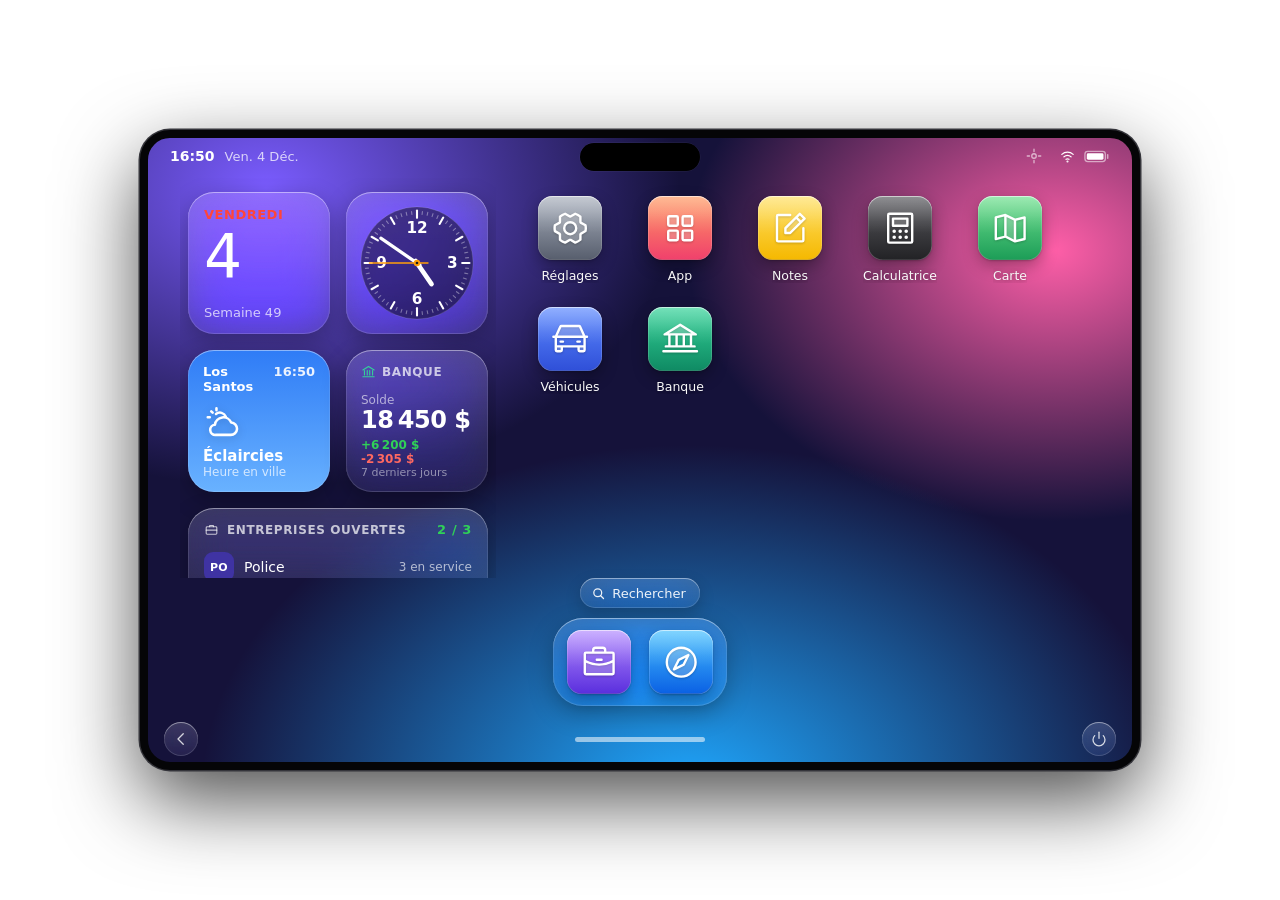
<file: html/index.html>
<!doctype html>
<html lang="fr">
<head>
<meta charset="utf-8">
<title>Tablette</title>
<link rel="stylesheet" href="css/base.css">
<link rel="stylesheet" href="css/home.css">
<link rel="stylesheet" href="css/browser.css">
<link rel="stylesheet" href="css/settings.css">
<link rel="stylesheet" href="css/services.css">
<link rel="stylesheet" href="css/window.css">
<link rel="stylesheet" href="css/preferences.css">
<link rel="stylesheet" href="css/lock.css">
<link rel="stylesheet" href="css/notify.css">
<link rel="stylesheet" href="css/store.css">
<link rel="stylesheet" href="css/home-edit.css">
<link rel="stylesheet" href="assets/leaflet/leaflet.css">
<link rel="stylesheet" href="css/notes.css">
<link rel="stylesheet" href="css/calc.css">
<link rel="stylesheet" href="css/map.css">
<link rel="stylesheet" href="css/vehicles.css">
<link rel="stylesheet" href="css/bank.css">
<link rel="stylesheet" href="css/airdrop.css">
<link rel="stylesheet" href="css/cc.css">
<link rel="stylesheet" href="css/widgets.css">
<link rel="stylesheet" href="css/switcher.css">
<link rel="stylesheet" href="css/search.css">
</head>
<body>

<!-- Icones (trait uniforme 1.75) -->
<svg width="0" height="0" style="position:absolute" aria-hidden="true">
  <symbol id="ic-globe" viewBox="0 0 24 24"><circle cx="12" cy="12" r="9"/><path d="M3 12h18M12 3c3 3.2 3 14.8 0 18M12 3c-3 3.2-3 14.8 0 18"/></symbol>
  <symbol id="ic-sliders" viewBox="0 0 24 24"><path d="M4 7h10M18 7h2M4 17h2M10 17h10"/><circle cx="16" cy="7" r="2"/><circle cx="8" cy="17" r="2"/></symbol>
  <symbol id="ic-message" viewBox="0 0 24 24"><path d="M4 5h16v11H9l-5 4z"/></symbol>
  <symbol id="ic-note" viewBox="0 0 24 24"><path d="M6 3h9l4 4v14H6z"/><path d="M9 12h7M9 16h7"/></symbol>
  <symbol id="ic-camera" viewBox="0 0 24 24"><path d="M4 8h3l2-3h6l2 3h3v11H4z"/><circle cx="12" cy="13" r="3.5"/></symbol>
  <symbol id="ic-left" viewBox="0 0 24 24"><path d="M19 12H5M11 6l-6 6 6 6"/></symbol>
  <symbol id="ic-right" viewBox="0 0 24 24"><path d="M5 12h14M13 6l6 6-6 6"/></symbol>
  <symbol id="ic-refresh" viewBox="0 0 24 24"><path d="M20 11a8 8 0 1 0-2.3 5.7"/><path d="M20 4v7h-7"/></symbol>
  <symbol id="ic-home" viewBox="0 0 24 24"><path d="M4 11l8-7 8 7"/><path d="M6 10v10h12V10"/></symbol>
  <symbol id="ic-star" viewBox="0 0 24 24"><path d="M12 3.5l2.6 5.4 5.9.8-4.3 4.1 1 5.9L12 17l-5.2 2.7 1-5.9-4.3-4.1 5.9-.8z"/></symbol>
  <symbol id="ic-minus" viewBox="0 0 24 24"><path d="M5 12h14"/></symbol>
  <symbol id="ic-plus" viewBox="0 0 24 24"><path d="M12 5v14M5 12h14"/></symbol>
  <symbol id="ic-chevron" viewBox="0 0 24 24"><path d="M15 5l-7 7 7 7"/></symbol>
  <symbol id="ic-chev-r" viewBox="0 0 24 24"><path d="M9 5l7 7-7 7"/></symbol>
  <symbol id="ic-pin" viewBox="0 0 24 24"><path d="M12 21s-6.5-6-6.5-11a6.5 6.5 0 0 1 13 0c0 5-6.5 11-6.5 11z"/><circle cx="12" cy="10" r="2.3"/></symbol>
  <symbol id="ic-briefcase" viewBox="0 0 24 24"><rect x="3.5" y="7.5" width="17" height="12" rx="1.5"/><path d="M9 7.5V5.5h6v2M3.5 13h17"/></symbol>
  <symbol id="ic-inbox" viewBox="0 0 24 24"><path d="M4 13l2-7h12l2 7v5H4z"/><path d="M4 13h5l1 2h4l1-2h5"/></symbol>
  <symbol id="ic-send" viewBox="0 0 24 24"><path d="M21 3L3 10.5l7 3 3 7z"/><path d="M10 13.5L21 3"/></symbol>
  <symbol id="ic-shield" viewBox="0 0 24 24"><path d="M12 3 5 6v5.5c0 4.3 2.9 8.1 7 9.5 4.1-1.4 7-5.2 7-9.5V6z"/><path d="m9 12 2.2 2.2L15.5 10"/></symbol>
  <symbol id="ic-lock" viewBox="0 0 24 24"><rect x="5" y="10.5" width="14" height="10" rx="2.5"/><path d="M8 10.5V8a4 4 0 0 1 8 0v2.5"/></symbol>
  <symbol id="ic-bell" viewBox="0 0 24 24"><path d="M6 16.5V11a6 6 0 0 1 12 0v5.5l1.5 2h-15z"/><path d="M10 20.5a2 2 0 0 0 4 0"/></symbol>
  <symbol id="ic-check" viewBox="0 0 24 24"><path d="M5 12.5l4.5 4.5L19 7.5"/></symbol>
  <symbol id="ic-circle" viewBox="0 0 24 24"><circle cx="12" cy="12" r="6.5"/></symbol>
  <symbol id="ic-power" viewBox="0 0 24 24"><path d="M12 3v8"/><path d="M6.3 7.5a8 8 0 1 0 11.4 0"/></symbol>
  <symbol id="ic-center" viewBox="0 0 24 24"><circle cx="12" cy="12" r="3"/><path d="M12 3v3M12 18v3M3 12h3M18 12h3"/></symbol>
  <symbol id="ic-monitor" viewBox="0 0 24 24"><rect x="3" y="4" width="18" height="12" rx="2"/><path d="M8 20h8M12 16v4"/></symbol>
  <symbol id="ic-gamepad" viewBox="0 0 24 24"><path d="M6 8h12a3 3 0 0 1 3 3v3a3 3 0 0 1-5.2 2L14 14h-4l-1.8 2A3 3 0 0 1 3 14v-3a3 3 0 0 1 3-3z"/><path d="M8 10v3M6.5 11.5h3"/></symbol>
  <symbol id="ic-tablet" viewBox="0 0 24 24"><rect x="5" y="3" width="14" height="18" rx="2"/><path d="M11 18h2"/></symbol>
  <symbol id="ic-compose" viewBox="0 0 24 24"><path d="M12 4H6a2 2 0 0 0-2 2v12a2 2 0 0 0 2 2h12a2 2 0 0 0 2-2v-6"/><path d="M17.5 3.5a2.1 2.1 0 0 1 3 3L12 15l-4 1 1-4z"/></symbol>
  <symbol id="ic-trash" viewBox="0 0 24 24"><path d="M4 7h16M10 11v6M14 11v6M6 7l1 12a2 2 0 0 0 2 2h6a2 2 0 0 0 2-2l1-12M9 7V4h6v3"/></symbol>
  <symbol id="ic-car" viewBox="0 0 256 256"><path fill="currentColor" stroke="none" d="M184,176h40v24a8,8,0,0,1-8,8H192a8,8,0,0,1-8-8ZM32,200a8,8,0,0,0,8,8H64a8,8,0,0,0,8-8V176H32ZM194.11,44.75A8,8,0,0,0,186.8,40H69.2a8,8,0,0,0-7.31,4.75L32,112H224Z" opacity="0.2"/><path fill="currentColor" stroke="none" d="M240,104H229.2L201.42,41.5A16,16,0,0,0,186.8,32H69.2a16,16,0,0,0-14.62,9.5L26.8,104H16a8,8,0,0,0,0,16h8v80a16,16,0,0,0,16,16H64a16,16,0,0,0,16-16V184h96v16a16,16,0,0,0,16,16h24a16,16,0,0,0,16-16V120h8a8,8,0,0,0,0-16ZM69.2,48H186.8l24.89,56H44.31ZM64,200H40V184H64Zm128,0V184h24v16Zm24-32H40V120H216ZM56,144a8,8,0,0,1,8-8H80a8,8,0,0,1,0,16H64A8,8,0,0,1,56,144Zm112,0a8,8,0,0,1,8-8h16a8,8,0,0,1,0,16H176A8,8,0,0,1,168,144Z"/></symbol>
  <symbol id="ic-share" viewBox="0 0 24 24"><path d="M12 3.5v11"/><path d="M8 7.5l4-4 4 4"/><path d="M7 10.5H6.5A1.5 1.5 0 0 0 5 12v7a1.5 1.5 0 0 0 1.5 1.5h11A1.5 1.5 0 0 0 19 19v-7a1.5 1.5 0 0 0-1.5-1.5H17"/></symbol>
  <symbol id="ic-moon" viewBox="0 0 24 24"><path d="M20 14.6A8.2 8.2 0 0 1 9.4 4a8.2 8.2 0 1 0 10.6 10.6z"/></symbol>
  <symbol id="ic-airdrop" viewBox="0 0 24 24"><path d="M8.5 17.5a5 5 0 1 1 7 0"/><path d="M5.6 20.4a9 9 0 1 1 12.8 0"/><circle cx="12" cy="12.5" r="1.6"/></symbol>
  <symbol id="ic-arrow-in" viewBox="0 0 24 24"><path d="M17 7L7 17"/><path d="M7 9v8h8"/></symbol>
  <symbol id="ic-arrow-out" viewBox="0 0 24 24"><path d="M7 17L17 7"/><path d="M9 7h8v8"/></symbol>
  <symbol id="ic-bank" viewBox="0 0 24 24"><path d="M3 9.5L12 4l9 5.5"/><path d="M5.5 10.5v7M10 10.5v7M14 10.5v7M18.5 10.5v7"/><path d="M3 20.5h18"/></symbol>
  <symbol id="ic-locate" viewBox="0 0 24 24"><path d="M20.5 3.5L3.5 10.5l7 2.5 2.5 7z"/></symbol>
  <symbol id="ic-close" viewBox="0 0 24 24"><path d="M6 6l12 12M18 6L6 18"/></symbol>
  <symbol id="ic-sun" viewBox="0 0 24 24"><circle cx="12" cy="12" r="4"/><path d="M12 2.5v2M12 19.5v2M2.5 12h2M19.5 12h2M5.3 5.3l1.4 1.4M17.3 17.3l1.4 1.4M5.3 18.7l1.4-1.4M17.3 6.7l1.4-1.4"/></symbol>
  <symbol id="ic-walk" viewBox="0 0 24 24"><circle cx="13.5" cy="4.5" r="1.8"/><path d="M13 8.2l-1.5 5M11.5 13.2L9 20.5M11.5 13.2l2.7 3 .8 4.3M13 8.2l2.6 3 2.4.6M13 8.2l-3 1.4-1.5 2.6"/></symbol>
  <symbol id="ic-sound" viewBox="0 0 24 24"><path d="M4 9.5h3.5L12 5.5v13l-4.5-4H4z"/><path d="M15.5 9a4 4 0 0 1 0 6M18 6.5a7.5 7.5 0 0 1 0 11"/></symbol>
  <symbol id="ic-sound-off" viewBox="0 0 24 24"><path d="M4 9.5h3.5L12 5.5v13l-4.5-4H4z"/><path d="M16 9.5l5 5M21 9.5l-5 5"/></symbol>
  <symbol id="ic-eye" viewBox="0 0 24 24"><path d="M2.5 12s3.5-6.5 9.5-6.5 9.5 6.5 9.5 6.5-3.5 6.5-9.5 6.5S2.5 12 2.5 12z"/><circle cx="12" cy="12" r="3"/></symbol>
  <symbol id="ic-calc" viewBox="0 0 24 24"><rect x="5" y="3" width="14" height="18" rx="2.5"/><path d="M8.5 6.5h7v3h-7z"/><path d="M8.7 13.5h.01M12 13.5h.01M15.3 13.5h.01M8.7 17h.01M12 17h.01M15.3 17h.01" stroke-width="2.4"/></symbol>
  <symbol id="ic-map" viewBox="0 0 24 24"><path d="M9 4.5L3.5 6.5v13L9 17.5l6 2 5.5-2v-13L15 6.5z"/><path d="M9 4.5v13M15 6.5v13"/></symbol>
  <symbol id="ic-search" viewBox="0 0 24 24"><circle cx="10.8" cy="10.8" r="6.3"/><path d="M15.5 15.5l4.5 4.5"/></symbol>
  <symbol id="ic-wifi" viewBox="0 0 24 24"><path d="M4 9a12 12 0 0 1 16 0M7 12.5a8 8 0 0 1 10 0M10 16a4 4 0 0 1 4 0"/><circle cx="12" cy="19" r=".6"/></symbol>
</svg>

<div id="tablet" class="hidden">
  <div class="screen">
    <div class="statusbar">
      <span class="status-left"><span id="clock">00:00</span><span id="sdate"></span></span>
      <div id="island" class="island" role="button" aria-label="Notifications"><div id="island-c" class="is-c"></div></div>
      <span class="status-right">
        <span id="dbg" class="dbg"></span>
        <button id="reset-win" title="Recentrer la fenêtre" aria-label="Recentrer la fenêtre"><svg class="i"><use href="#ic-center"/></svg></button>
        <span id="sb-dnd" class="sb-dnd" title="Ne pas déranger"><svg class="i"><use href="#ic-moon"/></svg></span>
        <span class="wifi"><svg class="i"><use href="#ic-wifi"/></svg><svg class="i bat" viewBox="0 0 28 14"><rect x="1" y="1.5" width="22" height="11" rx="3" fill="none" stroke="currentColor" stroke-width="1.4" opacity=".55"/><rect x="3" y="3.5" width="18" height="7" rx="1.5" fill="currentColor" stroke="none"/><path d="M25.5 5v4" stroke="currentColor" stroke-width="1.6" opacity=".55"/></svg></span>
      </span>
    </div>

    <!-- Menu principal -->
    <section id="home" class="view active">
      <div class="home-body">
        <div class="home-widgets" id="home-widgets">
          <div class="wg wg-cal" data-w="cal" aria-label="Calendrier"><span id="wg-wd" class="wg-wd"></span><b id="wg-day" class="wg-day"></b><span id="wg-sub" class="wg-sub"></span></div>
          <div class="wg wg-clock" data-w="clock" aria-label="Horloge">
              <svg id="wg-face" viewBox="0 0 100 100"><circle cx="50" cy="50" r="46" class="dial"/><g class="ticks"></g><g class="nums"></g><line class="hh" x1="50" y1="52" x2="50" y2="29"/><line class="mh" x1="50" y1="53" x2="50" y2="14"/><g class="sh"><line x1="50" y1="59" x2="50" y2="11"/><circle cx="50" cy="50" r="2.6"/></g><circle cx="50" cy="50" r="1.1" class="pin"/></svg>
            </div>
          <button class="hw hidden" id="hw-services" data-w="services" aria-label="Ouvrir Services">
            <div class="hw-head"><svg class="i"><use href="#ic-briefcase"/></svg><span>Entreprises ouvertes</span><b id="hw-count"></b></div>
            <div class="hw-list" id="hw-list"></div>
          </button>
        </div>
        <div class="home-apps" id="home-apps"></div>
      </div>
      <button class="home-search" id="home-search" aria-label="Rechercher"><svg class="i"><use href="#ic-search"/></svg><span>Rechercher</span></button>
      <div class="dock" id="dock"></div>
      <button class="home-add" id="home-add"><svg class="i"><use href="#ic-plus"/></svg><span>Ajouter un widget</span></button>
    </section>

    <!-- Navigateur -->
    <section id="browser" class="view">
      <div class="tabs" id="tabs"></div>
      <div class="toolbar">
        <button id="b-back" title="Précédent" aria-label="Précédent"><svg class="i"><use href="#ic-left"/></svg></button>
        <button id="b-fwd" title="Suivant" aria-label="Suivant"><svg class="i"><use href="#ic-right"/></svg></button>
        <button id="b-reload" title="Actualiser" aria-label="Actualiser"><svg class="i"><use href="#ic-refresh"/></svg></button>
        <button id="b-home" title="Accueil du navigateur" aria-label="Accueil du navigateur"><svg class="i"><use href="#ic-home"/></svg></button>
        <input id="url" type="text" spellcheck="false" autocomplete="off" placeholder="Rechercher ou saisir une adresse" aria-label="Adresse">
        <button id="b-mode" title="Frame : clavier natif, le site doit autoriser l'affichage. Rendu : tout site, sans clavier.">Frame</button>
        <button id="b-zoomout" title="Dézoomer" aria-label="Dézoomer"><svg class="i"><use href="#ic-minus"/></svg></button>
        <button id="b-zoom" title="Zoom (clic : valeur par défaut)">60%</button>
        <button id="b-zoomin" title="Zoomer" aria-label="Zoomer"><svg class="i"><use href="#ic-plus"/></svg></button>
        <button id="b-star" title="Ajouter aux favoris" aria-label="Ajouter aux favoris"><svg class="i"><use href="#ic-star"/></svg></button>
      </div>
      <div class="bookmarks" id="bookmarks"></div>
      <div class="content">
        <div id="frames"></div>
        <div id="surface"></div>
        <input id="kb" type="text" autocomplete="off" autocapitalize="off" spellcheck="false" tabindex="-1" aria-hidden="true">
        <div id="loading" class="loading hidden">Chargement&hellip;</div>
        <div id="app-splash" class="app-splash gone"></div>
        <div id="blocked" class="blocked hidden">
          <span>Page vide ? Le site refuse peut-être l'affichage en frame.</span>
          <button id="blocked-switch">Mode rendu</button>
          <button id="blocked-close" aria-label="Fermer">&times;</button>
        </div>
        <div id="newtab" class="newtab">
          <h2>Nouvel onglet</h2>
          <p>Saisis une adresse ou une recherche dans la barre ci-dessus.</p>
        </div>
      </div>
    </section>

    <!-- Réglages : liste groupee, navigation en pile -->
    <section id="settings" class="view">
      <div class="st-stack" id="st-stack">

        <div class="st-page st-root" id="sp-root">
          <div class="st-body">
            <h1 class="st-large">Réglages</h1>
            <div class="st-group">
              <button class="st-row st-link" data-go="sp-display"><span class="st-ico c-blue"><svg class="i"><use href="#ic-monitor"/></svg></span><span class="grow">Affichage</span><span class="st-val" id="v-display"></span><svg class="i st-chev"><use href="#ic-chev-r"/></svg></button>
              <button class="st-row st-link" data-go="sp-controls" id="tab-controls"><span class="st-ico c-orange"><svg class="i"><use href="#ic-gamepad"/></svg></span><span class="grow">Contrôles</span><svg class="i st-chev"><use href="#ic-chev-r"/></svg></button>
            </div>
            <div class="st-group">
              <button class="st-row st-link" data-go="sp-browser"><span class="st-ico c-cyan"><svg class="i"><use href="#ic-globe"/></svg></span><span class="grow">Navigateur</span><span class="st-val" id="v-browser"></span><svg class="i st-chev"><use href="#ic-chev-r"/></svg></button>
              <button class="st-row st-link" data-go="sp-notifs"><span class="st-ico c-red"><svg class="i"><use href="#ic-bell"/></svg></span><span class="grow">Notifications</span><svg class="i st-chev"><use href="#ic-chev-r"/></svg></button>
              <button class="st-row st-link" data-go="sp-airdrop"><span class="st-ico c-blue"><svg class="i"><use href="#ic-airdrop"/></svg></span><span class="grow">AirDrop</span><span class="st-val" id="v-airdrop"></span><svg class="i st-chev"><use href="#ic-chev-r"/></svg></button>
              <button class="st-row st-link" data-go="sp-lock"><span class="st-ico c-green"><svg class="i"><use href="#ic-lock"/></svg></span><span class="grow">Verrouillage</span><span class="st-val" id="v-lock"></span><svg class="i st-chev"><use href="#ic-chev-r"/></svg></button>
              <button class="st-row st-link" data-go="sp-tablet"><span class="st-ico c-gray"><svg class="i"><use href="#ic-tablet"/></svg></span><span class="grow">Tablette</span><svg class="i st-chev"><use href="#ic-chev-r"/></svg></button>
            </div>
            <div class="st-group hidden" id="st-admin-grp">
              <button class="st-row st-link" data-go="sp-admin" id="st-admin-row"><span class="st-ico c-red"><svg class="i"><use href="#ic-shield"/></svg></span><span class="grow">Administration</span><span class="st-val">Staff</span><svg class="i st-chev"><use href="#ic-chev-r"/></svg></button>
            </div>
            <div class="st-foot st-about">rz-tablet</div>
          </div>
        </div>

        <div class="st-dim"></div>

        <div class="st-page" id="sp-display">
          <header class="st-head"><button class="st-back" data-back><svg class="i"><use href="#ic-chevron"/></svg>Réglages</button><span class="st-title">Affichage</span></header>
          <div class="st-body">
            <div class="wp-preview" id="wp-preview"><div class="wp-time" id="wp-time"></div><div class="wp-dots"><i></i><i></i><i></i><i></i></div></div>
            <div class="st-sec">
              <div class="st-label">Fond d'écran</div>
              <div class="st-group"><div id="wallpapers" class="wp-grid"></div></div>
            </div>
            <div class="st-sec">
              <div class="st-label">Image en ligne</div>
              <div class="st-group">
                <div class="st-row col">
                  <div class="wp-url">
                    <input id="s-wall-url" class="sv-input" type="url" placeholder="https://exemple.com/image.jpg" spellcheck="false" autocomplete="off" aria-label="Lien de l'image">
                    <button id="s-wall-set" class="wp-url-btn">Utiliser</button>
                  </div>
                </div>
                <button class="st-row st-action danger hidden" id="s-wall-del">Retirer ma photo</button>
              </div>
              <div class="st-foot" id="s-wall-msg">Colle le lien d'une image (https) : elle devient le fond de l'accueil et de l'écran verrouillé.</div>
            </div>
            <div class="st-sec">
              <div class="st-group">
                <div class="st-row col">
                  <div class="st-line"><span class="grow">Luminosité</span><span class="st-val" id="s-br-val"></span></div>
                  <input type="range" id="s-bright" min="30" max="100" step="5">
                </div>
              </div>
            </div>
            <div class="st-sec">
              <div class="st-group">
                <label class="st-row"><span class="grow">Horloge 24 h<small>Désactivé : format 12 h</small></span><span class="sw"><input type="checkbox" id="s-clock24"><span></span></span></label>
              </div>
            </div>
            <div class="st-sec">
              <div class="st-group">
                <div class="st-row col">
                  <div class="st-line"><span class="grow">Opacité en marchant</span><span class="st-val" id="s-op-val"></span></div>
                  <input type="range" id="s-opacity" min="10" max="100" step="5">
                </div>
              </div>
              <div class="st-foot">Transparence de la tablette quand le personnage bouge.</div>
            </div>
          </div>
        </div>

        <div class="st-page" id="sp-controls">
          <header class="st-head"><button class="st-back" data-back><svg class="i"><use href="#ic-chevron"/></svg>Réglages</button><span class="st-title">Contrôles</span></header>
          <div class="st-body">
            <div class="st-sec" id="row-walk">
              <div class="st-group">
                <label class="st-row"><span class="grow">Marcher avec la tablette<small>Garde les touches de déplacement actives</small></span><span class="sw"><input type="checkbox" id="s-walk"><span></span></span></label>
              </div>
              <div class="st-foot">Échap ferme seulement la tablette.</div>
            </div>
          </div>
        </div>

        <div class="st-page" id="sp-browser">
          <header class="st-head"><button class="st-back" data-back><svg class="i"><use href="#ic-chevron"/></svg>Réglages</button><span class="st-title">Navigateur</span></header>
          <div class="st-body">
            <div class="st-sec">
              <div class="st-group">
                <div class="st-row"><span class="grow">Zoom des pages<small>Valeur actuelle du navigateur</small></span><select id="s-zoom"></select></div>
              </div>
            </div>
            <div class="st-sec">
              <div class="st-label">Sites en mode forcé</div>
              <div class="st-group"><div class="st-row col"><div id="s-modes" class="chips"></div></div></div>
              <div class="st-foot">Frame ou Rendu choisi à la main. La croix reprend la détection automatique.</div>
            </div>
            <div class="st-sec">
              <div class="st-group"><button class="st-row st-action" id="s-clear-bm">Réinitialiser les favoris</button></div>
              <div class="st-foot">Revient aux favoris par défaut.</div>
            </div>
          </div>
        </div>

        <div class="st-page" id="sp-tablet">
          <header class="st-head"><button class="st-back" data-back><svg class="i"><use href="#ic-chevron"/></svg>Réglages</button><span class="st-title">Tablette</span></header>
          <div class="st-body">
            <div class="st-sec">
              <div class="st-group"><button class="st-row st-action" id="s-recenter">Recentrer la fenêtre</button></div>
              <div class="st-foot">Remet la position et la taille par défaut.</div>
            </div>
            <div class="st-sec">
              <div class="st-group"><button class="st-row st-action danger" id="s-reset">Tout réinitialiser</button></div>
              <div class="st-foot">Efface les réglages, favoris et modes mémorisés.</div>
            </div>
          </div>
        </div>

        <div class="st-page" id="sp-notifs">
          <header class="st-head"><button class="st-back" data-back><svg class="i"><use href="#ic-chevron"/></svg>Réglages</button><span class="st-title">Notifications</span></header>
          <div class="st-body">
            <div class="st-sec">
              <div class="st-group">
                <label class="st-row"><span class="st-ico c-indigo"><svg class="i"><use href="#ic-moon"/></svg></span><span class="grow">Ne pas déranger<small>Ni bannière ni son : les notifications arrivent en silence dans le centre</small></span><span class="sw"><input type="checkbox" id="s-dnd"><span></span></span></label>
              </div>
            </div>
            <div class="st-sec">
              <div class="st-group">
                <label class="st-row"><span class="grow">Aperçu tablette rangée<small>La tablette dépasse en bas de l'écran le temps de lire la notification</small></span><span class="sw"><input type="checkbox" id="s-peek"><span></span></span></label>
                <label class="st-row"><span class="grow">Son<small>Petit son à chaque notification ou demande AirDrop</small></span><span class="sw"><input type="checkbox" id="s-sound"><span></span></span></label>
                <label class="st-row"><span class="grow">Sur l'écran verrouillé<small>Les notifications non lues s'affichent sous l'horloge</small></span><span class="sw"><input type="checkbox" id="s-lockn"><span></span></span></label>
              </div>
              <div class="st-foot">Clique sur l'îlot en haut de l'écran pour voir toutes tes notifications.</div>
            </div>
            <div class="st-sec">
              <div class="st-group"><button class="st-row st-action" id="s-notif-test">Envoyer une notification de test</button></div>
            </div>
          </div>
        </div>

        <div class="st-page" id="sp-airdrop">
          <header class="st-head"><button class="st-back" data-back><svg class="i"><use href="#ic-chevron"/></svg>Réglages</button><span class="st-title">AirDrop</span></header>
          <div class="st-body">
            <div class="st-sec">
              <div class="st-group">
                <button class="st-row ad-opt" data-a="off"><span class="grow">Réception désactivée</span><svg class="i chk"><use href="#ic-check"/></svg></button>
                <button class="st-row ad-opt" data-a="all"><span class="grow">Tout le monde<small>Les tablettes à quelques mètres peuvent te proposer une note ou une position</small></span><svg class="i chk"><use href="#ic-check"/></svg></button>
              </div>
              <div class="st-foot">Tu choisis toujours d'accepter ou de refuser ce qu'on t'envoie. Pour partager, touche le bouton de partage dans Notes, Carte ou Véhicules.</div>
            </div>
          </div>
        </div>

        <div class="st-page" id="sp-lock">
          <header class="st-head"><button class="st-back" data-back><svg class="i"><use href="#ic-chevron"/></svg>Réglages</button><span class="st-title">Verrouillage</span></header>
          <div class="st-body">
            <div class="st-sec">
              <div class="st-group">
                <button class="st-row lk-opt" data-m="none"><span class="grow">Aucun</span><svg class="i chk"><use href="#ic-check"/></svg></button>
                <button class="st-row lk-opt" data-m="pin"><span class="grow">Code à 4 chiffres</span><svg class="i chk"><use href="#ic-check"/></svg></button>
                <button class="st-row lk-opt" data-m="face"><span class="grow">Face ID<small>Reconnaît le propriétaire, le code sert de secours</small></span><svg class="i chk"><use href="#ic-check"/></svg></button>
              </div>
              <div class="st-foot">Le verrouillage suit cette tablette, même si elle change de main. Il est demandé à chaque ouverture.</div>
            </div>
            <div class="st-sec" id="lk-change">
              <div class="st-group"><button class="st-row st-action" id="lk-change-btn">Changer le code</button></div>
            </div>
          </div>
        </div>

        <div class="st-page" id="sp-admin">
          <header class="st-head"><button class="st-back" data-back><svg class="i"><use href="#ic-chevron"/></svg>Réglages</button><span class="st-title">Administration</span></header>
          <div class="st-body">
            <div class="st-sec">
              <div class="st-label">Applications</div>
              <div class="st-group" id="ad-apps"></div>
              <div class="st-foot" id="ad-apps-msg">Les apps ajoutées ici apparaissent dans App pour tous les joueurs. Celles de config.lua se modifient dans le fichier.</div>
            </div>
            <div class="st-sec">
              <div class="st-label">Sites autorisés</div>
              <div class="st-group">
                <div class="st-row col">
                  <div class="wp-url">
                    <input id="ad-host" class="sv-input" type="text" maxlength="200" placeholder="exemple.com" spellcheck="false" autocomplete="off" aria-label="Site à autoriser">
                    <button id="ad-host-add" class="wp-url-btn">Autoriser</button>
                  </div>
                </div>
                <div class="st-row col"><div id="ad-sites" class="chips"></div></div>
              </div>
              <div class="st-foot" id="ad-sites-msg"></div>
            </div>
          </div>
        </div>

        <div class="st-page" id="sp-app">
          <header class="st-head"><button class="st-back" data-back><svg class="i"><use href="#ic-chevron"/></svg>Administration</button><span class="st-title" id="ap-title">Nouvelle app</span></header>
          <div class="st-body">
            <div class="ap-preview"><span class="ap-icon" id="ap-icon"></span><b id="ap-prev-label">Nom</b></div>
            <div class="st-sec"><div class="st-label">Nom</div><input type="text" id="ap-label" class="sv-input" maxlength="24" placeholder="Ex. Weazel News" autocomplete="off"></div>
            <div class="st-sec"><div class="st-label">Sous-titre</div><input type="text" id="ap-subtitle" class="sv-input" maxlength="60" placeholder="Une ligne sous le nom dans App" autocomplete="off"></div>
            <div class="st-sec"><div class="st-label">Catégorie</div><input type="text" id="ap-category" class="sv-input" maxlength="24" placeholder="App web" autocomplete="off"></div>
            <div class="st-sec">
              <div class="st-label">Lien du site</div>
              <input type="text" id="ap-url" class="sv-input" maxlength="300" placeholder="https://exemple.com/" spellcheck="false" autocomplete="off">
              <div class="st-foot">Le site est ajouté aux sites autorisés s'il ne l'est pas déjà.</div>
            </div>
            <div class="st-sec">
              <div class="st-label">Image de l'icône</div>
              <input type="text" id="ap-image" class="sv-input" maxlength="300" placeholder="https://exemple.com/logo.png" spellcheck="false" autocomplete="off">
              <div class="st-foot" id="ap-image-msg">Lien direct vers une image carrée (https). Sans image : initiales sur la couleur choisie.</div>
            </div>
            <div class="st-sec">
              <div class="st-label">Couleur</div>
              <div class="st-group"><div class="ap-colors" id="ap-colors"></div></div>
            </div>
            <div class="st-sec">
              <div class="st-label">Pictogramme</div>
              <input type="text" id="ap-icon-name" class="sv-input" maxlength="48" placeholder="Ex. newspaper (optionnel)" spellcheck="false" autocomplete="off">
              <div class="st-foot">Nom d'un pictogramme Phosphor, utilisé quand il n'y a pas d'image.</div>
            </div>
            <div class="st-sec"><div class="st-label">Description</div><textarea id="ap-desc" class="sv-input ap-desc" maxlength="600" rows="4" placeholder="Affichée sur la fiche de l'app dans App"></textarea></div>
            <div class="st-sec">
              <div class="st-group">
                <button class="st-row st-action" id="ap-save">Enregistrer</button>
                <button class="st-row st-action danger hidden" id="ap-del">Supprimer l'app</button>
              </div>
              <div class="st-foot sv-result err" id="ap-err"></div>
            </div>
          </div>
        </div>

      </div>
    </section>

    <!-- App : la boutique -->
    <section id="store" class="view">
      <div class="st-stack" id="as-stack">
        <div class="st-page st-root" id="as-root">
          <div class="st-body as-body">
            <div class="as-top"><div class="as-date" id="as-date"></div><h1 class="st-large">App</h1></div>
            <div class="as-hero" id="as-hero" role="button" tabindex="0"></div>
            <div class="st-sec">
              <div class="st-label">Toutes les apps</div>
              <div class="as-list" id="as-list"></div>
            </div>
          </div>
        </div>
        <div class="st-dim"></div>
        <div class="st-page" id="as-detail">
          <header class="st-head"><button class="st-back" data-asback><svg class="i"><use href="#ic-chevron"/></svg>App</button><span class="st-title" id="as-d-title"></span></header>
          <div class="st-body as-body" id="as-d-body"></div>
        </div>
      </div>
    </section>

    <!-- Services : annuaire des entreprises -->
    <section id="services" class="view">
      <div class="st-stack" id="sv-stack">

        <div class="st-page st-root" id="sv-root">
          <div class="st-body">
            <div class="sv-top">
              <h1 class="st-large">Services</h1>
              <button class="sv-add hidden" id="sv-add" title="Ajouter une entreprise" aria-label="Ajouter une entreprise"><svg class="i"><use href="#ic-plus"/></svg></button>
            </div>
            <div class="sv-panel" id="sv-dir">
              <div class="seg" id="sv-filter"><button class="on" data-f="all">Toutes</button><button data-f="open">Ouvertes</button></div>
              <div class="st-group" id="sv-list"></div>
              <div class="st-foot" id="sv-sum"></div>
            </div>
            <div class="sv-panel hidden" id="sv-msgs">
              <div class="st-group" id="sv-threads"></div>
            </div>
          </div>
        </div>

        <nav class="sv-tabbar" id="sv-tabs" aria-label="Services">
          <button class="on" data-t="dir"><svg class="i"><use href="#ic-briefcase"/></svg><span>Entreprises</span></button>
          <button data-t="msg"><svg class="i"><use href="#ic-message"/></svg><span>Messages</span><i class="sv-dot hidden" id="sv-unread"></i></button>
        </nav>

        <div class="st-dim"></div>

        <div class="st-page" id="sv-detail">
          <header class="st-head"><button class="st-back" data-svback><svg class="i"><use href="#ic-chevron"/></svg>Services</button><span class="st-title" id="sv-detail-title"></span></header>
          <div class="st-body" id="sv-detail-body"></div>
        </div>

        <div class="st-page chat" id="sv-thread">
          <header class="st-head"><button class="st-back" data-svback><svg class="i"><use href="#ic-chevron"/></svg>Retour</button><span class="st-title sv-th-id"><span id="sv-thread-av"></span><span id="sv-thread-title"></span></span></header>
          <div class="sv-chat" id="sv-chat"></div>
          <div class="sv-note hidden" id="sv-closed-note">Fermé pour le moment : ils répondront à la prochaine prise de service.</div>
          <div class="sv-result err" id="sv-send-msg"></div>
          <div class="sv-composer">
            <button class="sv-icbtn" id="sv-attach" title="Joindre ma position" aria-label="Joindre ma position" aria-pressed="false"><svg class="i"><use href="#ic-pin"/></svg></button>
            <input type="text" id="sv-text" class="sv-input" maxlength="300" placeholder="Message" autocomplete="off">
            <button class="sv-icbtn go" id="sv-send" title="Envoyer" aria-label="Envoyer"><svg class="i"><use href="#ic-send"/></svg></button>
          </div>
        </div>

        <div class="st-page" id="sv-edit">
          <header class="st-head"><button class="st-back" data-svback><svg class="i"><use href="#ic-chevron"/></svg>Retour</button><span class="st-title" id="sv-edit-title"></span></header>
          <div class="st-body">
            <div class="st-sec"><div class="st-label">Nom affiché</div><input type="text" id="sv-e-label" class="sv-input" maxlength="40" placeholder="Ex. Police de Los Santos"></div>
            <div class="st-sec"><div class="st-label">Métier</div><select id="sv-e-job" class="sv-input"></select></div>
            <div class="st-sec"><div class="st-label">Description</div><input type="text" id="sv-e-desc" class="sv-input" maxlength="160" placeholder="Une phrase sur l'entreprise"></div>
            <div class="st-sec">
              <div class="st-label">Image</div>
              <div class="sv-imgrow"><span class="sv-logo" id="sv-e-prev"></span><input type="text" id="sv-e-img" class="sv-input" maxlength="300" placeholder="https://exemple.com/logo.png"></div>
              <div class="st-foot">Lien direct vers une image (https). Les initiales s'affichent sinon.</div>
            </div>
            <div class="st-sec"><div class="st-label">Site web</div><input type="text" id="sv-e-web" class="sv-input" maxlength="200" placeholder="https://"><div class="st-foot">S'ouvre dans le navigateur de la tablette.</div></div>
            <div class="st-sec">
              <div class="st-group">
                <label class="st-row"><span class="grow">Emplacement : ma position<small id="sv-e-pos-hint"></small></span><span class="sw"><input type="checkbox" id="sv-e-pos"><span></span></span></label>
              </div>
            </div>
            <div class="st-sec">
              <div class="st-group"><button class="st-row st-action" id="sv-save">Enregistrer</button></div>
              <div class="st-foot sv-result err" id="sv-e-err"></div>
            </div>
          </div>
        </div>

      </div>
    </section>

    <!-- Notes : liste -> editeur -->
    <section id="notes" class="view">
      <div class="st-stack" id="no-stack">
        <div class="st-page st-root" id="no-root">
          <div class="st-body no-body">
            <h1 class="st-large">Notes</h1>
            <input id="no-search" class="no-search" type="search" placeholder="Rechercher" spellcheck="false" autocomplete="off" aria-label="Rechercher dans les notes">
            <div class="st-group no-list" id="no-list"></div>
            <div class="no-empty hidden" id="no-empty">Aucune note</div>
          </div>
          <div class="no-bar"><span id="no-count"></span><button id="no-new" class="no-new" title="Nouvelle note" aria-label="Nouvelle note"><svg class="i"><use href="#ic-compose"/></svg></button></div>
        </div>
        <div class="st-dim"></div>
        <div class="st-page no-edit" id="no-edit">
          <header class="no-head">
            <button class="no-back" id="no-back"><svg class="i"><use href="#ic-chevron"/></svg>Notes</button>
            <span class="no-date" id="no-date"></span>
            <button class="no-share" id="no-share" title="Partager avec AirDrop" aria-label="Partager"><svg class="i"><use href="#ic-share"/></svg></button>
            <button class="no-del" id="no-del" title="Supprimer la note" aria-label="Supprimer la note"><svg class="i"><use href="#ic-trash"/></svg></button>
            <button class="no-done" id="no-done">OK</button>
          </header>
          <div class="no-msg" id="no-msg"></div>
          <textarea id="no-text" class="no-text" maxlength="4000" spellcheck="false" placeholder="Commence à écrire…" aria-label="Texte de la note"></textarea>
        </div>
      </div>
    </section>

    <!-- Calculatrice -->
    <section id="calculator" class="view">
      <div class="ca-wrap">
        <div class="ca-screen" id="ca-screen">
          <button class="ca-mode hidden" id="ca-mode">Scientifique</button>
          <span class="ca-rad hidden" id="ca-rad">Rad</span>
          <div class="ca-expr" id="ca-expr"></div><div class="ca-disp" id="ca-disp">0</div>
        </div>
        <div class="ca-pad" id="ca-pad"></div>
      </div>
    </section>

    <!-- Carte -->
    <section id="maps" class="view">
      <div id="mp-map" class="mp-map"></div>
      <button id="mp-ret" class="mp-ret hidden"><svg class="i"><use href="#ic-chevron"/></svg><span id="mp-ret-l"></span></button>
      <div class="mp-ctl">
        <button id="mp-me" class="mp-btn on" title="Ma position" aria-label="Ma position"><svg class="i"><use href="#ic-locate"/></svg></button>
        <div class="mp-zoom">
          <button id="mp-zin" class="mp-btn" title="Zoomer" aria-label="Zoomer"><svg class="i"><use href="#ic-plus"/></svg></button>
          <button id="mp-zout" class="mp-btn" title="Dézoomer" aria-label="Dézoomer"><svg class="i"><use href="#ic-minus"/></svg></button>
        </div>
      </div>
      <div class="mp-card hidden" id="mp-card">
        <div class="mp-card-tx"><b id="mp-card-t"></b><span><span id="mp-card-s"></span><span id="mp-card-d" class="mp-card-d"></span></span></div>
        <button id="mp-gps" class="mp-gps">Itinéraire</button>
        <button id="mp-share" class="mp-x mp-share" aria-label="Partager" title="Partager avec AirDrop"><svg class="i"><use href="#ic-share"/></svg></button>
        <button id="mp-card-x" class="mp-x" aria-label="Fermer"><svg class="i"><use href="#ic-close"/></svg></button>
      </div>
    </section>

    <!-- Vehicules : carte grise et localisation -->
    <section id="vehicles" class="view">
      <div class="st-stack" id="vh-stack">
        <div class="st-page st-root" id="vh-root">
          <div class="st-body">
            <h1 class="st-large">Véhicules</h1>
            <div class="seg hidden" id="vh-seg"><button class="on" data-tab="mine">Mes véhicules</button><button data-tab="company" id="vh-seg-co">Entreprise</button></div>
            <div class="vh-note hidden" id="vh-note"></div>
            <div class="st-sec">
              <div class="st-group hidden" id="vh-list"></div>
              <div class="st-foot" id="vh-sum"></div>
            </div>
            <div class="vh-empty hidden" id="vh-empty"></div>
          </div>
        </div>
        <div class="st-dim"></div>
        <div class="st-page" id="vh-detail">
          <header class="st-head"><button class="st-back" id="vh-back" aria-label="Retour"><svg class="i"><use href="#ic-chevron"/></svg></button><span class="st-title" id="vh-title"></span></header>
          <div class="st-body" id="vh-detail-body"></div>
        </div>
      </div>
    </section>

    <!-- Banque : solde et historique -->
    <section id="bank" class="view">
      <div class="bk-scroll" id="bk-scroll">
        <div class="st-body">
          <h1 class="st-large">Banque</h1>
          <div class="bk-card">
            <div class="bk-top"><span id="bk-brand">Banque</span><svg class="i"><use href="#ic-bank"/></svg></div>
            <span class="bk-label">Solde du compte</span>
            <b id="bk-bal">…</b>
            <span id="bk-owner"></span>
          </div>
          <div class="bk-stats">
            <div class="bk-stat in"><small>Entrées sur 7 jours</small><b id="bk-in"></b></div>
            <div class="bk-stat out"><small>Sorties sur 7 jours</small><b id="bk-out"></b></div>
          </div>
          <div class="seg" id="bk-filter"><button class="on" data-f="all">Tout</button><button data-f="in">Entrées</button><button data-f="out">Sorties</button></div>
          <div class="bk-list" id="bk-list"></div>
          <button class="bk-more hidden" id="bk-more">Afficher plus</button>
          <div class="bk-empty hidden" id="bk-empty"></div>
        </div>
      </div>
    </section>

    <!-- AirDrop : feuille de partage et demande recue -->
    <div id="ad-sheet" class="ad-sheet hidden" aria-label="Partager">
      <div class="ad-scrim"></div>
      <div class="ad-panel">
        <div class="ad-head"><span class="ad-thumb" id="ad-thumb"></span><span class="ad-what"><b id="ad-title"></b><small id="ad-sub"></small></span><button class="ad-x" id="ad-x" aria-label="Fermer"><svg class="i"><use href="#ic-close"/></svg></button></div>
        <div class="ad-label"><svg class="i"><use href="#ic-airdrop"/></svg>AirDrop</div>
        <div class="ad-people hidden" id="ad-people"></div>
        <div class="ad-empty" id="ad-empty"><span class="ad-radar"><i></i><i></i><svg class="i"><use href="#ic-airdrop"/></svg></span><span>Recherche des tablettes à proximité…</span><small>L'autre personne doit avoir sa tablette sur elle, à quelques mètres, et la réception AirDrop activée.</small></div>
      </div>
    </div>
    <div id="ad-in" class="ad-in hidden" role="dialog" aria-label="AirDrop">
      <div class="ad-in-card">
        <span class="ad-in-ic"><svg class="i"><use href="#ic-airdrop"/></svg></span>
        <b>AirDrop</b>
        <p id="ad-in-msg"></p>
        <div class="ad-in-prev" id="ad-in-prev"></div>
        <div class="ad-in-btns"><button id="ad-decline">Refuser</button><button id="ad-accept" class="pri">Accepter</button></div>
      </div>
    </div>

    <!-- Galerie de widgets (mode edition de l'accueil, bouton +) -->
    <div id="wgal" class="wgal hidden" aria-label="Widgets">
      <div class="wgal-sheet">
        <div class="wgal-head"><b>Widgets</b><button id="wgal-close" class="wgal-close" aria-label="Fermer"><svg class="i"><use href="#ic-close"/></svg></button></div>
        <div id="wgal-list" class="wgal-list"></div>
      </div>
    </div>

    <!-- Apps recentes (glisser vers le haut sur la barre du bas et marquer une pause, ou appui long) -->
    <div id="asw" class="asw hidden" aria-label="Apps récentes">
      <div id="asw-row" class="asw-row"></div>
      <div id="asw-empty" class="asw-empty hidden">Aucune app récente</div>
      <div id="asw-hint" class="asw-hint">Glisse une app vers le haut pour la fermer</div>
    </div>

    <!-- Recherche (glisser vers le bas sur l'accueil, ou la pastille Rechercher) -->
    <div id="sp" class="sp hidden" aria-label="Recherche">
      <div class="sp-box">
        <div class="sp-field"><svg class="i"><use href="#ic-search"/></svg><input id="sp-q" type="search" placeholder="Rechercher" autocomplete="off" spellcheck="false"><button id="sp-x" class="sp-x hidden" aria-label="Effacer"><svg class="i"><use href="#ic-close"/></svg></button></div>
        <div id="sp-res" class="sp-res"></div>
      </div>
    </div>

    <!-- Centre de controle (clic sur le wifi / la batterie, ou glisser vers le bas sur la droite de la barre d'etat) -->
    <div id="cc" class="cc hidden" aria-label="Centre de contrôle">
      <div class="cc-grid">
        <div class="cc-mod cc-conn">
          <div class="cc-t"><button id="cc-airdrop" aria-label="AirDrop"><svg class="i"><use href="#ic-airdrop"/></svg></button><b>AirDrop</b><small></small></div>
          <div class="cc-t"><button id="cc-walk" aria-label="Marcher avec la tablette"><svg class="i"><use href="#ic-walk"/></svg></button><b>Marche</b><small></small></div>
          <div class="cc-t"><button id="cc-sound" aria-label="Son des notifications"><svg class="i"><use href="#ic-sound"/></svg></button><b>Son</b><small></small></div>
          <div class="cc-t"><button id="cc-peek" aria-label="Aperçu tablette rangée"><svg class="i"><use href="#ic-eye"/></svg></button><b>Aperçu</b><small></small></div>
        </div>
        <div class="cc-mod cc-slider" id="cc-bright" role="slider" aria-label="Luminosité" title="Luminosité"><div class="cc-fill"></div><svg class="i"><use href="#ic-sun"/></svg></div>
        <div class="cc-mod cc-slider" id="cc-walkop" role="slider" aria-label="Opacité en marchant" title="Opacité en marchant"><div class="cc-fill"></div><svg class="i"><use href="#ic-walk"/></svg></div>
        <button class="cc-mod" id="cc-lock" title="Verrouiller" aria-label="Verrouiller"><svg class="i"><use href="#ic-lock"/></svg></button>
        <button class="cc-mod cc-wide" id="cc-dnd"><span class="cc-ic"><svg class="i"><use href="#ic-moon"/></svg></span><span><b>Ne pas déranger</b><small id="cc-dnd-s"></small></span></button>
        <button class="cc-mod" id="cc-center" title="Recentrer la fenêtre" aria-label="Recentrer la fenêtre"><svg class="i"><use href="#ic-center"/></svg></button>
        <button class="cc-mod" data-app="calculator" title="Calculatrice" aria-label="Calculatrice"><svg class="i"><use href="#ic-calc"/></svg></button>
        <button class="cc-mod" data-app="notes" title="Notes" aria-label="Notes"><svg class="i"><use href="#ic-compose"/></svg></button>
        <button class="cc-mod" data-app="maps" title="Carte" aria-label="Carte"><svg class="i"><use href="#ic-map"/></svg></button>
      </div>
    </div>

    <!-- Centre de notifications (clic sur l'ilot) -->
    <div id="nc" class="nc hidden" aria-label="Notifications">
      <div class="nc-head"><h2>Notifications</h2><div class="nc-acts"><button id="nc-dnd" class="nc-dnd" title="Ne pas déranger"><svg class="i"><use href="#ic-moon"/></svg><span>Ne pas déranger</span></button><button id="nc-clear" class="nc-clear">Effacer</button></div></div>
      <div id="nc-list" class="nc-list"></div>
    </div>

    <!-- Ecran de verrouillage (style iOS) -->
    <div id="lock" class="lock hidden" data-stage="ls" role="dialog" aria-label="Tablette verrouillée">
      <div id="lock-pc" class="lk-pc">
        <div id="lock-pc-in" class="lk-pc-in">
          <div id="lock-title" class="lk-title"></div>
          <div id="lock-dots" class="lk-dots"><i></i><i></i><i></i><i></i></div>
          <div id="lock-msg" class="lk-msg" aria-live="polite"></div>
          <div id="lock-pad" class="pad"></div>
        </div>
        <button id="lock-alt" class="lk-alt">Annuler</button>
      </div>
      <div id="lock-ls" class="lk-ls">
        <div id="lock-glyph" class="lk-glyph" aria-hidden="true">
          <svg class="lk-padlock" viewBox="0 0 24 24"><path class="shackle" d="M8 11.5V8a4 4 0 0 1 8 0v3.5"/><rect class="body" x="4.5" y="10.5" width="15" height="11" rx="2.8"/></svg>
          <svg class="lk-faceid" viewBox="0 0 64 64"><path d="M8 22V13a5 5 0 0 1 5-5h9M42 8h9a5 5 0 0 1 5 5v9M56 42v9a5 5 0 0 1-5 5h-9M22 56h-9a5 5 0 0 1-5-5v-9"/><path d="M24 25v5M40 25v5M32 25v12h-3M24 44c4.5 4 11.5 4 16 0"/></svg>
        </div>
        <div class="lk-head">
          <div id="lock-date" class="lk-date"></div>
          <div id="lock-time" class="lk-time"></div>
        </div>
        <div id="lock-notifs" class="lk-notifs"></div>
        <button id="lock-power" class="lk-round" title="Éteindre" aria-label="Éteindre"><svg class="i"><use href="#ic-power"/></svg></button>
        <button id="lock-swipe" class="lk-swipe" aria-label="Ouvrir"><span id="lock-hint"></span><i class="lk-bar"></i></button>
      </div>
    </div>

    <div class="navbar">
      <button id="n-back" title="Retour" aria-label="Retour"><svg class="i"><use href="#ic-chevron"/></svg></button>
      <button id="n-home" title="Accueil" aria-label="Accueil"><span class="pill"></span></button>
      <button id="n-close" title="Éteindre" aria-label="Éteindre"><svg class="i"><use href="#ic-power"/></svg></button>
    </div>
    <div id="dim" class="dim"></div>
    <div class="rs rs-t" data-dir="t"></div><div class="rs rs-r" data-dir="r"></div><div class="rs rs-b" data-dir="b"></div><div class="rs rs-l" data-dir="l"></div><div class="rs rs-tl" data-dir="tl"></div><div class="rs rs-tr" data-dir="tr"></div><div class="rs rs-br" data-dir="br"></div><div class="rs rs-bl" data-dir="bl"></div>
  </div>
</div>
<script src="js/app/core.js"></script>
<script src="js/app/browser.js"></script>
<script src="js/app/window.js"></script>
<script src="js/app/settings.js"></script>
<script src="js/app/main.js"></script>
<script src="js/services.js"></script>
<script src="js/notify.js"></script>
<script src="js/home.js"></script>
<script src="js/store.js"></script>
<script src="js/lock.js"></script>
<script src="assets/leaflet/leaflet.js"></script>
<script src="js/notes.js"></script>
<script src="js/calc.js"></script>
<script src="js/map.js"></script>
<script src="js/vehicles.js"></script>
<script src="js/bank.js"></script>
<script src="js/airdrop.js"></script>
<script src="js/cc.js"></script>
<script src="js/widgets.js"></script>
<script src="js/switcher.js"></script>
<script src="js/search.js"></script>
<script src="js/admin.js"></script>
</body>
</html>
</file>
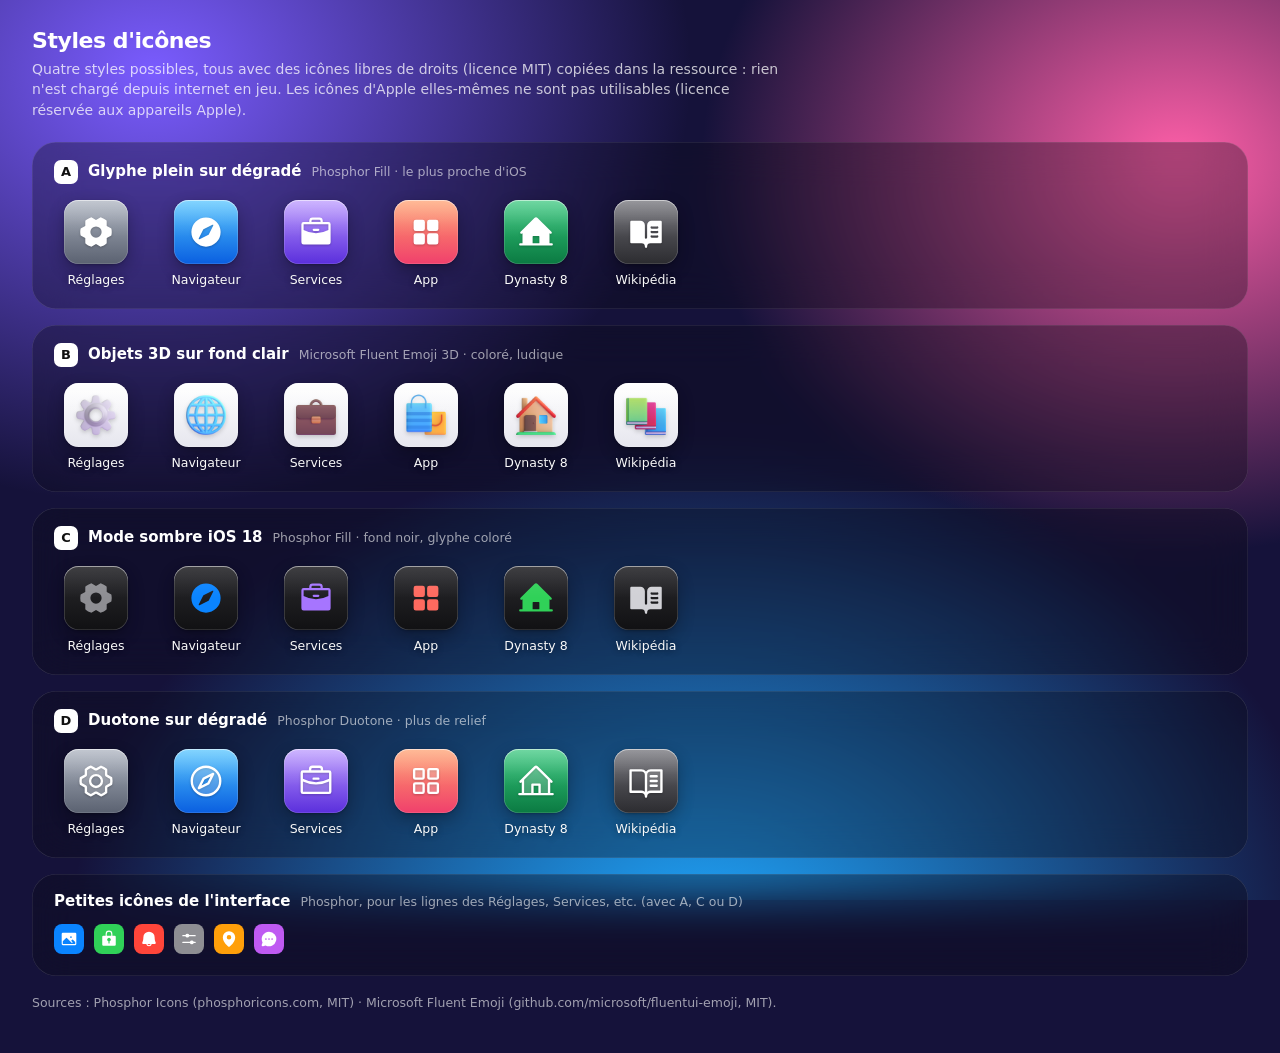
<file: dev/icones.html>
<!doctype html>
<html lang="fr"><head><meta charset="utf-8"><meta name="viewport" content="width=device-width, initial-scale=1">
<title>Styles d'icônes</title>
<style>
:root { --bg:#0e0f12; }
* { box-sizing:border-box; margin:0; }
body { min-height:100vh; padding:28px 32px 40px; color:#fff; font:14px -apple-system,"Segoe UI Variable Text","Segoe UI",system-ui,sans-serif;
  background: radial-gradient(70% 80% at 12% 8%, #7a5cff 0%, transparent 60%), radial-gradient(60% 70% at 92% 18%, #ff5fa8 0%, transparent 62%), radial-gradient(80% 90% at 55% 105%, #1fa8ff 0%, transparent 62%), #15123a; background-attachment: fixed; }
h1 { font-size:22px; font-weight:700; letter-spacing:-.02em; }
p.lead { color:rgba(255,255,255,.75); margin:6px 0 22px; max-width:760px; line-height:1.45; }
.card { background:rgba(10,10,20,.32); backdrop-filter:blur(20px); border-radius:24px; padding:18px 22px 22px; margin-bottom:16px; box-shadow:inset 0 0 0 .5px rgba(255,255,255,.14); }
.card h2 { font-size:15px; font-weight:650; display:flex; gap:10px; align-items:baseline; }
.card h2 b { display:inline-grid; place-items:center; width:24px; height:24px; border-radius:7px; background:#fff; color:#111; font-size:13px; }
.card h2 small { font-weight:500; color:rgba(255,255,255,.6); font-size:12.5px; }
.row { display:flex; gap:26px; flex-wrap:wrap; margin-top:16px; }
.app { width:84px; display:flex; flex-direction:column; align-items:center; gap:8px; font-size:12.5px; font-weight:500; text-shadow:0 1px 6px rgba(0,0,0,.45); }
.icon { position:relative; width:64px; height:64px; border-radius:23%; display:grid; place-items:center; color:#fff; box-shadow:0 6px 16px rgba(0,0,0,.3),0 1px 2px rgba(0,0,0,.2); }
.icon::after { content:""; position:absolute; inset:0; border-radius:inherit; pointer-events:none;
  background:linear-gradient(180deg,rgba(255,255,255,.3) 0%,rgba(255,255,255,.06) 40%,rgba(255,255,255,0) 58%);
  box-shadow:inset 0 1px 0 rgba(255,255,255,.45),inset 0 0 0 .6px rgba(255,255,255,.24); }
.icon .g { width:36px; height:36px; filter:drop-shadow(0 1.5px 1.2px rgba(0,0,0,.22)); }
.icon.duo .g { width:38px; height:38px; }
.icon.light { background:linear-gradient(180deg,#ffffff,#e6e6ee); }
.icon.light img { width:46px; height:46px; filter:drop-shadow(0 2px 2px rgba(0,0,0,.18)); }
.icon.dark { background:linear-gradient(180deg,#2a2a2e,#111113); }
.icon.dark::after { background:linear-gradient(180deg,rgba(255,255,255,.1),rgba(255,255,255,0) 50%); }
.icon.dark .g { filter:none; }
.uirow { display:flex; gap:10px; margin-top:14px; }
.ui { width:30px; height:30px; border-radius:8px; display:grid; place-items:center; color:#fff; }
.ui .g { width:18px; height:18px; }
.c-blue{background:#0a84ff}.c-green{background:#30d158}.c-red{background:#ff453a}.c-gray{background:#8e8e93}.c-orange{background:#ff9f0a}.c-purple{background:#bf5af2}
.foot { color:rgba(255,255,255,.6); font-size:12.5px; margin-top:18px; line-height:1.5; }
</style></head><body>
<h1>Styles d'icônes</h1>
<p class="lead">Quatre styles possibles, tous avec des icônes libres de droits (licence MIT) copiées dans la ressource : rien n'est chargé depuis internet en jeu. Les icônes d'Apple elles-mêmes ne sont pas utilisables (licence réservée aux appareils Apple).</p>
<div class="card"><h2><b>A</b> Glyphe plein sur dégradé <small>Phosphor Fill · le plus proche d'iOS</small></h2><div class="row"><div class="app"><span class="icon" style="background:linear-gradient(180deg,#a9b0bd,#5b6271)"><svg class="g" xmlns="http://www.w3.org/2000/svg" viewBox="0 0 256 256" fill="currentColor"><path d="M237.94,107.21a8,8,0,0,0-3.89-5.4l-29.83-17-.12-33.62a8,8,0,0,0-2.83-6.08,111.91,111.91,0,0,0-36.72-20.67,8,8,0,0,0-6.46.59L128,41.85,97.88,25a8,8,0,0,0-6.47-.6A111.92,111.92,0,0,0,54.73,45.15a8,8,0,0,0-2.83,6.07l-.15,33.65-29.83,17a8,8,0,0,0-3.89,5.4,106.47,106.47,0,0,0,0,41.56,8,8,0,0,0,3.89,5.4l29.83,17,.12,33.63a8,8,0,0,0,2.83,6.08,111.91,111.91,0,0,0,36.72,20.67,8,8,0,0,0,6.46-.59L128,214.15,158.12,231a7.91,7.91,0,0,0,3.9,1,8.09,8.09,0,0,0,2.57-.42,112.1,112.1,0,0,0,36.68-20.73,8,8,0,0,0,2.83-6.07l.15-33.65,29.83-17a8,8,0,0,0,3.89-5.4A106.47,106.47,0,0,0,237.94,107.21ZM128,168a40,40,0,1,1,40-40A40,40,0,0,1,128,168Z"/></svg></span><span>Réglages</span></div><div class="app"><span class="icon" style="background:linear-gradient(180deg,#4fc3ff,#0a5fe0)"><svg class="g" xmlns="http://www.w3.org/2000/svg" viewBox="0 0 256 256" fill="currentColor"><path d="M128,24A104,104,0,1,0,232,128,104.11,104.11,0,0,0,128,24Zm51.58,57.79-32,64a4.08,4.08,0,0,1-1.79,1.79l-64,32a4,4,0,0,1-5.37-5.37l32-64a4.08,4.08,0,0,1,1.79-1.79l64-32A4,4,0,0,1,179.58,81.79Z"/></svg></span><span>Navigateur</span></div><div class="app"><span class="icon" style="background:linear-gradient(180deg,#b996ff,#5b2fdc)"><svg class="g" xmlns="http://www.w3.org/2000/svg" viewBox="0 0 256 256" fill="currentColor"><path d="M152,112a8,8,0,0,1-8,8H112a8,8,0,0,1,0-16h32A8,8,0,0,1,152,112Zm80-40V200a16,16,0,0,1-16,16H40a16,16,0,0,1-16-16V72A16,16,0,0,1,40,56H80V48a24,24,0,0,1,24-24h48a24,24,0,0,1,24,24v8h40A16,16,0,0,1,232,72ZM96,56h64V48a8,8,0,0,0-8-8H104a8,8,0,0,0-8,8Zm120,57.61V72H40v41.61A184,184,0,0,0,128,136,184,184,0,0,0,216,113.61Z"/></svg></span><span>Services</span></div><div class="app"><span class="icon" style="background:linear-gradient(180deg,#ff9e6b,#f0406c)"><svg class="g" xmlns="http://www.w3.org/2000/svg" viewBox="0 0 256 256" fill="currentColor"><path d="M120,56v48a16,16,0,0,1-16,16H56a16,16,0,0,1-16-16V56A16,16,0,0,1,56,40h48A16,16,0,0,1,120,56Zm80-16H152a16,16,0,0,0-16,16v48a16,16,0,0,0,16,16h48a16,16,0,0,0,16-16V56A16,16,0,0,0,200,40Zm-96,96H56a16,16,0,0,0-16,16v48a16,16,0,0,0,16,16h48a16,16,0,0,0,16-16V152A16,16,0,0,0,104,136Zm96,0H152a16,16,0,0,0-16,16v48a16,16,0,0,0,16,16h48a16,16,0,0,0,16-16V152A16,16,0,0,0,200,136Z"/></svg></span><span>App</span></div><div class="app"><span class="icon" style="background:linear-gradient(180deg,#34c77b,#0b7a42)"><svg class="g" xmlns="http://www.w3.org/2000/svg" viewBox="0 0 256 256" fill="currentColor"><path d="M240,208H224V136l2.34,2.34A8,8,0,0,0,237.66,127L139.31,28.68a16,16,0,0,0-22.62,0L18.34,127a8,8,0,0,0,11.32,11.31L32,136v72H16a8,8,0,0,0,0,16H240a8,8,0,0,0,0-16Zm-88,0H104V160a4,4,0,0,1,4-4h40a4,4,0,0,1,4,4Z"/></svg></span><span>Dynasty 8</span></div><div class="app"><span class="icon" style="background:linear-gradient(180deg,#6b6b72,#2c2c30)"><svg class="g" xmlns="http://www.w3.org/2000/svg" viewBox="0 0 256 256" fill="currentColor"><path d="M232,48H168a32,32,0,0,0-32,32v87.73a8.17,8.17,0,0,1-7.47,8.25,8,8,0,0,1-8.53-8V80A32,32,0,0,0,88,48H24a8,8,0,0,0-8,8V200a8,8,0,0,0,8,8H96a24,24,0,0,1,24,23.94,7.9,7.9,0,0,0,5.12,7.55A8,8,0,0,0,136,232a24,24,0,0,1,24-24h72a8,8,0,0,0,8-8V56A8,8,0,0,0,232,48ZM208,168H168.27a8.17,8.17,0,0,1-8.25-7.47,8,8,0,0,1,8-8.53h39.73a8.17,8.17,0,0,1,8.25,7.47A8,8,0,0,1,208,168Zm0-32H168.27a8.17,8.17,0,0,1-8.25-7.47,8,8,0,0,1,8-8.53h39.73a8.17,8.17,0,0,1,8.25,7.47A8,8,0,0,1,208,136Zm0-32H168.27A8.17,8.17,0,0,1,160,96.53,8,8,0,0,1,168,88h39.73A8.17,8.17,0,0,1,216,95.47,8,8,0,0,1,208,104Z"/></svg></span><span>Wikipédia</span></div></div></div>
<div class="card"><h2><b>B</b> Objets 3D sur fond clair <small>Microsoft Fluent Emoji 3D · coloré, ludique</small></h2><div class="row"><div class="app"><span class="icon light"><img src="icones/settings_3d.png" alt=""></span><span>Réglages</span></div><div class="app"><span class="icon light"><img src="icones/browser_3d.png" alt=""></span><span>Navigateur</span></div><div class="app"><span class="icon light"><img src="icones/services_3d.png" alt=""></span><span>Services</span></div><div class="app"><span class="icon light"><img src="icones/store_3d.png" alt=""></span><span>App</span></div><div class="app"><span class="icon light"><img src="icones/dynasty8_3d.png" alt=""></span><span>Dynasty 8</span></div><div class="app"><span class="icon light"><img src="icones/wikipedia_3d.png" alt=""></span><span>Wikipédia</span></div></div></div>
<div class="card"><h2><b>C</b> Mode sombre iOS 18 <small>Phosphor Fill · fond noir, glyphe coloré</small></h2><div class="row"><div class="app"><span class="icon dark" style="color:#8e8e93"><svg class="g" xmlns="http://www.w3.org/2000/svg" viewBox="0 0 256 256" fill="currentColor"><path d="M237.94,107.21a8,8,0,0,0-3.89-5.4l-29.83-17-.12-33.62a8,8,0,0,0-2.83-6.08,111.91,111.91,0,0,0-36.72-20.67,8,8,0,0,0-6.46.59L128,41.85,97.88,25a8,8,0,0,0-6.47-.6A111.92,111.92,0,0,0,54.73,45.15a8,8,0,0,0-2.83,6.07l-.15,33.65-29.83,17a8,8,0,0,0-3.89,5.4,106.47,106.47,0,0,0,0,41.56,8,8,0,0,0,3.89,5.4l29.83,17,.12,33.63a8,8,0,0,0,2.83,6.08,111.91,111.91,0,0,0,36.72,20.67,8,8,0,0,0,6.46-.59L128,214.15,158.12,231a7.91,7.91,0,0,0,3.9,1,8.09,8.09,0,0,0,2.57-.42,112.1,112.1,0,0,0,36.68-20.73,8,8,0,0,0,2.83-6.07l.15-33.65,29.83-17a8,8,0,0,0,3.89-5.4A106.47,106.47,0,0,0,237.94,107.21ZM128,168a40,40,0,1,1,40-40A40,40,0,0,1,128,168Z"/></svg></span><span>Réglages</span></div><div class="app"><span class="icon dark" style="color:#0a84ff"><svg class="g" xmlns="http://www.w3.org/2000/svg" viewBox="0 0 256 256" fill="currentColor"><path d="M128,24A104,104,0,1,0,232,128,104.11,104.11,0,0,0,128,24Zm51.58,57.79-32,64a4.08,4.08,0,0,1-1.79,1.79l-64,32a4,4,0,0,1-5.37-5.37l32-64a4.08,4.08,0,0,1,1.79-1.79l64-32A4,4,0,0,1,179.58,81.79Z"/></svg></span><span>Navigateur</span></div><div class="app"><span class="icon dark" style="color:#a675ff"><svg class="g" xmlns="http://www.w3.org/2000/svg" viewBox="0 0 256 256" fill="currentColor"><path d="M152,112a8,8,0,0,1-8,8H112a8,8,0,0,1,0-16h32A8,8,0,0,1,152,112Zm80-40V200a16,16,0,0,1-16,16H40a16,16,0,0,1-16-16V72A16,16,0,0,1,40,56H80V48a24,24,0,0,1,24-24h48a24,24,0,0,1,24,24v8h40A16,16,0,0,1,232,72ZM96,56h64V48a8,8,0,0,0-8-8H104a8,8,0,0,0-8,8Zm120,57.61V72H40v41.61A184,184,0,0,0,128,136,184,184,0,0,0,216,113.61Z"/></svg></span><span>Services</span></div><div class="app"><span class="icon dark" style="color:#ff6a5f"><svg class="g" xmlns="http://www.w3.org/2000/svg" viewBox="0 0 256 256" fill="currentColor"><path d="M120,56v48a16,16,0,0,1-16,16H56a16,16,0,0,1-16-16V56A16,16,0,0,1,56,40h48A16,16,0,0,1,120,56Zm80-16H152a16,16,0,0,0-16,16v48a16,16,0,0,0,16,16h48a16,16,0,0,0,16-16V56A16,16,0,0,0,200,40Zm-96,96H56a16,16,0,0,0-16,16v48a16,16,0,0,0,16,16h48a16,16,0,0,0,16-16V152A16,16,0,0,0,104,136Zm96,0H152a16,16,0,0,0-16,16v48a16,16,0,0,0,16,16h48a16,16,0,0,0,16-16V152A16,16,0,0,0,200,136Z"/></svg></span><span>App</span></div><div class="app"><span class="icon dark" style="color:#30d158"><svg class="g" xmlns="http://www.w3.org/2000/svg" viewBox="0 0 256 256" fill="currentColor"><path d="M240,208H224V136l2.34,2.34A8,8,0,0,0,237.66,127L139.31,28.68a16,16,0,0,0-22.62,0L18.34,127a8,8,0,0,0,11.32,11.31L32,136v72H16a8,8,0,0,0,0,16H240a8,8,0,0,0,0-16Zm-88,0H104V160a4,4,0,0,1,4-4h40a4,4,0,0,1,4,4Z"/></svg></span><span>Dynasty 8</span></div><div class="app"><span class="icon dark" style="color:#d1d1d6"><svg class="g" xmlns="http://www.w3.org/2000/svg" viewBox="0 0 256 256" fill="currentColor"><path d="M232,48H168a32,32,0,0,0-32,32v87.73a8.17,8.17,0,0,1-7.47,8.25,8,8,0,0,1-8.53-8V80A32,32,0,0,0,88,48H24a8,8,0,0,0-8,8V200a8,8,0,0,0,8,8H96a24,24,0,0,1,24,23.94,7.9,7.9,0,0,0,5.12,7.55A8,8,0,0,0,136,232a24,24,0,0,1,24-24h72a8,8,0,0,0,8-8V56A8,8,0,0,0,232,48ZM208,168H168.27a8.17,8.17,0,0,1-8.25-7.47,8,8,0,0,1,8-8.53h39.73a8.17,8.17,0,0,1,8.25,7.47A8,8,0,0,1,208,168Zm0-32H168.27a8.17,8.17,0,0,1-8.25-7.47,8,8,0,0,1,8-8.53h39.73a8.17,8.17,0,0,1,8.25,7.47A8,8,0,0,1,208,136Zm0-32H168.27A8.17,8.17,0,0,1,160,96.53,8,8,0,0,1,168,88h39.73A8.17,8.17,0,0,1,216,95.47,8,8,0,0,1,208,104Z"/></svg></span><span>Wikipédia</span></div></div></div>
<div class="card"><h2><b>D</b> Duotone sur dégradé <small>Phosphor Duotone · plus de relief</small></h2><div class="row"><div class="app"><span class="icon duo" style="background:linear-gradient(180deg,#a9b0bd,#5b6271)"><svg class="g" xmlns="http://www.w3.org/2000/svg" viewBox="0 0 256 256" fill="currentColor"><path d="M230.1,108.76,198.25,90.62c-.64-1.16-1.31-2.29-2-3.41l-.12-36A104.61,104.61,0,0,0,162,32L130,49.89c-1.34,0-2.69,0-4,0L94,32A104.58,104.58,0,0,0,59.89,51.25l-.16,36c-.7,1.12-1.37,2.26-2,3.41l-31.84,18.1a99.15,99.15,0,0,0,0,38.46l31.85,18.14c.64,1.16,1.31,2.29,2,3.41l.12,36A104.61,104.61,0,0,0,94,224l32-17.87c1.34,0,2.69,0,4,0L162,224a104.58,104.58,0,0,0,34.08-19.25l.16-36c.7-1.12,1.37-2.26,2-3.41l31.84-18.1A99.15,99.15,0,0,0,230.1,108.76ZM128,168a40,40,0,1,1,40-40A40,40,0,0,1,128,168Z" opacity="0.2"/><path d="M128,80a48,48,0,1,0,48,48A48.05,48.05,0,0,0,128,80Zm0,80a32,32,0,1,1,32-32A32,32,0,0,1,128,160Zm109.94-52.79a8,8,0,0,0-3.89-5.4l-29.83-17-.12-33.62a8,8,0,0,0-2.83-6.08,111.91,111.91,0,0,0-36.72-20.67,8,8,0,0,0-6.46.59L128,41.85,97.88,25a8,8,0,0,0-6.47-.6A111.92,111.92,0,0,0,54.73,45.15a8,8,0,0,0-2.83,6.07l-.15,33.65-29.83,17a8,8,0,0,0-3.89,5.4,106.47,106.47,0,0,0,0,41.56,8,8,0,0,0,3.89,5.4l29.83,17,.12,33.63a8,8,0,0,0,2.83,6.08,111.91,111.91,0,0,0,36.72,20.67,8,8,0,0,0,6.46-.59L128,214.15,158.12,231a7.91,7.91,0,0,0,3.9,1,8.09,8.09,0,0,0,2.57-.42,112.1,112.1,0,0,0,36.68-20.73,8,8,0,0,0,2.83-6.07l.15-33.65,29.83-17a8,8,0,0,0,3.89-5.4A106.47,106.47,0,0,0,237.94,107.21Zm-15,34.91-28.57,16.25a8,8,0,0,0-3,3c-.58,1-1.19,2.06-1.81,3.06a7.94,7.94,0,0,0-1.22,4.21l-.15,32.25a95.89,95.89,0,0,1-25.37,14.3L134,199.13a8,8,0,0,0-3.91-1h-.19c-1.21,0-2.43,0-3.64,0a8.1,8.1,0,0,0-4.1,1l-28.84,16.1A96,96,0,0,1,67.88,201l-.11-32.2a8,8,0,0,0-1.22-4.22c-.62-1-1.23-2-1.8-3.06a8.09,8.09,0,0,0-3-3.06l-28.6-16.29a90.49,90.49,0,0,1,0-28.26L61.67,97.63a8,8,0,0,0,3-3c.58-1,1.19-2.06,1.81-3.06a7.94,7.94,0,0,0,1.22-4.21l.15-32.25a95.89,95.89,0,0,1,25.37-14.3L122,56.87a8,8,0,0,0,4.1,1c1.21,0,2.43,0,3.64,0a8,8,0,0,0,4.1-1l28.84-16.1A96,96,0,0,1,188.12,55l.11,32.2a8,8,0,0,0,1.22,4.22c.62,1,1.23,2,1.8,3.06a8.09,8.09,0,0,0,3,3.06l28.6,16.29A90.49,90.49,0,0,1,222.9,142.12Z"/></svg></span><span>Réglages</span></div><div class="app"><span class="icon duo" style="background:linear-gradient(180deg,#4fc3ff,#0a5fe0)"><svg class="g" xmlns="http://www.w3.org/2000/svg" viewBox="0 0 256 256" fill="currentColor"><path d="M128,32a96,96,0,1,0,96,96A96,96,0,0,0,128,32Zm16,112L80,176l32-64,64-32Z" opacity="0.2"/><path d="M128,24A104,104,0,1,0,232,128,104.11,104.11,0,0,0,128,24Zm0,192a88,88,0,1,1,88-88A88.1,88.1,0,0,1,128,216ZM172.42,72.84l-64,32a8.05,8.05,0,0,0-3.58,3.58l-32,64A8,8,0,0,0,80,184a8.1,8.1,0,0,0,3.58-.84l64-32a8.05,8.05,0,0,0,3.58-3.58l32-64a8,8,0,0,0-10.74-10.74ZM138,138,97.89,158.11,118,118l40.15-20.07Z"/></svg></span><span>Navigateur</span></div><div class="app"><span class="icon duo" style="background:linear-gradient(180deg,#b996ff,#5b2fdc)"><svg class="g" xmlns="http://www.w3.org/2000/svg" viewBox="0 0 256 256" fill="currentColor"><path d="M224,118.31V200a8,8,0,0,1-8,8H40a8,8,0,0,1-8-8V118.31h0A191.14,191.14,0,0,0,128,144,191.08,191.08,0,0,0,224,118.31Z" opacity="0.2"/><path d="M104,112a8,8,0,0,1,8-8h32a8,8,0,0,1,0,16H112A8,8,0,0,1,104,112ZM232,72V200a16,16,0,0,1-16,16H40a16,16,0,0,1-16-16V72A16,16,0,0,1,40,56H80V48a24,24,0,0,1,24-24h48a24,24,0,0,1,24,24v8h40A16,16,0,0,1,232,72ZM96,56h64V48a8,8,0,0,0-8-8H104a8,8,0,0,0-8,8ZM40,72v41.62A184.07,184.07,0,0,0,128,136a184,184,0,0,0,88-22.39V72ZM216,200V131.63A200.25,200.25,0,0,1,128,152a200.19,200.19,0,0,1-88-20.36V200H216Z"/></svg></span><span>Services</span></div><div class="app"><span class="icon duo" style="background:linear-gradient(180deg,#ff9e6b,#f0406c)"><svg class="g" xmlns="http://www.w3.org/2000/svg" viewBox="0 0 256 256" fill="currentColor"><path d="M112,56v48a8,8,0,0,1-8,8H56a8,8,0,0,1-8-8V56a8,8,0,0,1,8-8h48A8,8,0,0,1,112,56Zm88-8H152a8,8,0,0,0-8,8v48a8,8,0,0,0,8,8h48a8,8,0,0,0,8-8V56A8,8,0,0,0,200,48Zm-96,96H56a8,8,0,0,0-8,8v48a8,8,0,0,0,8,8h48a8,8,0,0,0,8-8V152A8,8,0,0,0,104,144Zm96,0H152a8,8,0,0,0-8,8v48a8,8,0,0,0,8,8h48a8,8,0,0,0,8-8V152A8,8,0,0,0,200,144Z" opacity="0.2"/><path d="M200,136H152a16,16,0,0,0-16,16v48a16,16,0,0,0,16,16h48a16,16,0,0,0,16-16V152A16,16,0,0,0,200,136Zm0,64H152V152h48v48ZM104,40H56A16,16,0,0,0,40,56v48a16,16,0,0,0,16,16h48a16,16,0,0,0,16-16V56A16,16,0,0,0,104,40Zm0,64H56V56h48v48Zm96-64H152a16,16,0,0,0-16,16v48a16,16,0,0,0,16,16h48a16,16,0,0,0,16-16V56A16,16,0,0,0,200,40Zm0,64H152V56h48v48Zm-96,32H56a16,16,0,0,0-16,16v48a16,16,0,0,0,16,16h48a16,16,0,0,0,16-16V152A16,16,0,0,0,104,136Zm0,64H56V152h48v48Z"/></svg></span><span>App</span></div><div class="app"><span class="icon duo" style="background:linear-gradient(180deg,#34c77b,#0b7a42)"><svg class="g" xmlns="http://www.w3.org/2000/svg" viewBox="0 0 256 256" fill="currentColor"><path d="M216,116.69V216H152V152H104v64H40V116.69l82.34-82.35a8,8,0,0,1,11.32,0Z" opacity="0.2"/><path d="M240,208H224V136l2.34,2.34A8,8,0,0,0,237.66,127L139.31,28.68a16,16,0,0,0-22.62,0L18.34,127a8,8,0,0,0,11.32,11.31L32,136v72H16a8,8,0,0,0,0,16H240a8,8,0,0,0,0-16ZM48,120l80-80,80,80v88H160V152a8,8,0,0,0-8-8H104a8,8,0,0,0-8,8v56H48Zm96,88H112V160h32Z"/></svg></span><span>Dynasty 8</span></div><div class="app"><span class="icon duo" style="background:linear-gradient(180deg,#6b6b72,#2c2c30)"><svg class="g" xmlns="http://www.w3.org/2000/svg" viewBox="0 0 256 256" fill="currentColor"><path d="M232,56V200H160a32,32,0,0,0-32,32V88a32,32,0,0,1,32-32Z" opacity="0.2"/><path d="M232,48H160a40,40,0,0,0-32,16A40,40,0,0,0,96,48H24a8,8,0,0,0-8,8V200a8,8,0,0,0,8,8H96a24,24,0,0,1,24,24,8,8,0,0,0,16,0,24,24,0,0,1,24-24h72a8,8,0,0,0,8-8V56A8,8,0,0,0,232,48ZM96,192H32V64H96a24,24,0,0,1,24,24V200A39.81,39.81,0,0,0,96,192Zm128,0H160a39.81,39.81,0,0,0-24,8V88a24,24,0,0,1,24-24h64ZM160,88h40a8,8,0,0,1,0,16H160a8,8,0,0,1,0-16Zm48,40a8,8,0,0,1-8,8H160a8,8,0,0,1,0-16h40A8,8,0,0,1,208,128Zm0,32a8,8,0,0,1-8,8H160a8,8,0,0,1,0-16h40A8,8,0,0,1,208,160Z"/></svg></span><span>Wikipédia</span></div></div></div>
<div class="card"><h2>Petites icônes de l'interface <small>Phosphor, pour les lignes des Réglages, Services, etc. (avec A, C ou D)</small></h2><div class="uirow"><span class="ui c-blue"><svg class="g" xmlns="http://www.w3.org/2000/svg" viewBox="0 0 256 256" fill="currentColor"><path d="M216,40H40A16,16,0,0,0,24,56V200a16,16,0,0,0,16,16H216a16,16,0,0,0,16-16V56A16,16,0,0,0,216,40ZM156,88a12,12,0,1,1-12,12A12,12,0,0,1,156,88Zm60,112H40V160.69l46.34-46.35a8,8,0,0,1,11.32,0h0L165,181.66a8,8,0,0,0,11.32-11.32l-17.66-17.65L173,138.34a8,8,0,0,1,11.31,0L216,170.07V200Z"/></svg></span><span class="ui c-green"><svg class="g" xmlns="http://www.w3.org/2000/svg" viewBox="0 0 256 256" fill="currentColor"><path d="M208,80H176V56a48,48,0,0,0-96,0V80H48A16,16,0,0,0,32,96V208a16,16,0,0,0,16,16H208a16,16,0,0,0,16-16V96A16,16,0,0,0,208,80Zm-72,78.63V184a8,8,0,0,1-16,0V158.63a24,24,0,1,1,16,0ZM160,80H96V56a32,32,0,0,1,64,0Z"/></svg></span><span class="ui c-red"><svg class="g" xmlns="http://www.w3.org/2000/svg" viewBox="0 0 256 256" fill="currentColor"><path d="M221.8,175.94C216.25,166.38,208,139.33,208,104a80,80,0,1,0-160,0c0,35.34-8.26,62.38-13.81,71.94A16,16,0,0,0,48,200H88.81a40,40,0,0,0,78.38,0H208a16,16,0,0,0,13.8-24.06ZM128,216a24,24,0,0,1-22.62-16h45.24A24,24,0,0,1,128,216Z"/></svg></span><span class="ui c-gray"><svg class="g" xmlns="http://www.w3.org/2000/svg" viewBox="0 0 256 256" fill="currentColor"><path d="M32,80a8,8,0,0,1,8-8H77.17a28,28,0,0,1,53.66,0H216a8,8,0,0,1,0,16H130.83a28,28,0,0,1-53.66,0H40A8,8,0,0,1,32,80Zm184,88H194.83a28,28,0,0,0-53.66,0H40a8,8,0,0,0,0,16H141.17a28,28,0,0,0,53.66,0H216a8,8,0,0,0,0-16Z"/></svg></span><span class="ui c-orange"><svg class="g" xmlns="http://www.w3.org/2000/svg" viewBox="0 0 256 256" fill="currentColor"><path d="M128,16a88.1,88.1,0,0,0-88,88c0,75.3,80,132.17,83.41,134.55a8,8,0,0,0,9.18,0C136,236.17,216,179.3,216,104A88.1,88.1,0,0,0,128,16Zm0,56a32,32,0,1,1-32,32A32,32,0,0,1,128,72Z"/></svg></span><span class="ui c-purple"><svg class="g" xmlns="http://www.w3.org/2000/svg" viewBox="0 0 256 256" fill="currentColor"><path d="M128,24A104,104,0,0,0,36.18,176.88L24.83,210.93a16,16,0,0,0,20.24,20.24l34.05-11.35A104,104,0,1,0,128,24ZM84,140a12,12,0,1,1,12-12A12,12,0,0,1,84,140Zm44,0a12,12,0,1,1,12-12A12,12,0,0,1,128,140Zm44,0a12,12,0,1,1,12-12A12,12,0,0,1,172,140Z"/></svg></span></div></div>
<p class="foot">Sources : Phosphor Icons (phosphoricons.com, MIT) · Microsoft Fluent Emoji (github.com/microsoft/fluentui-emoji, MIT).</p>
</body></html>
</file>
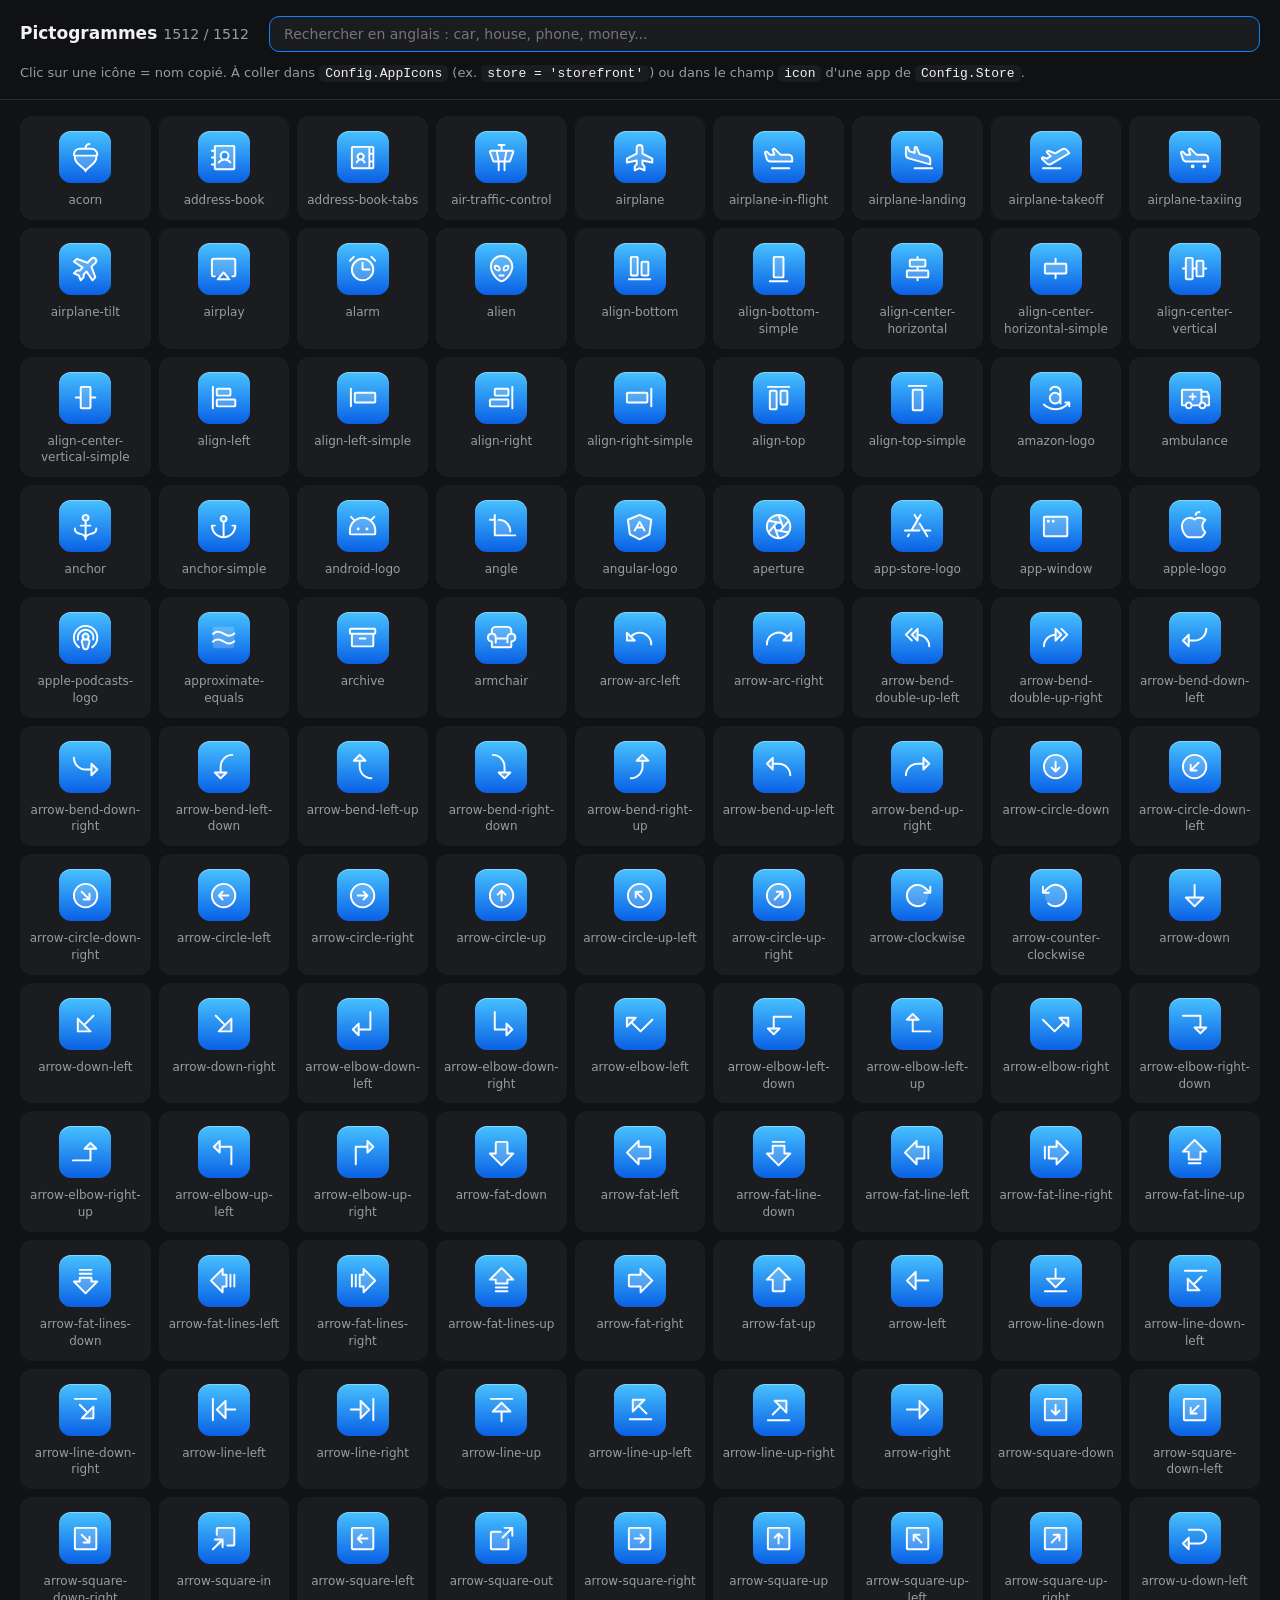
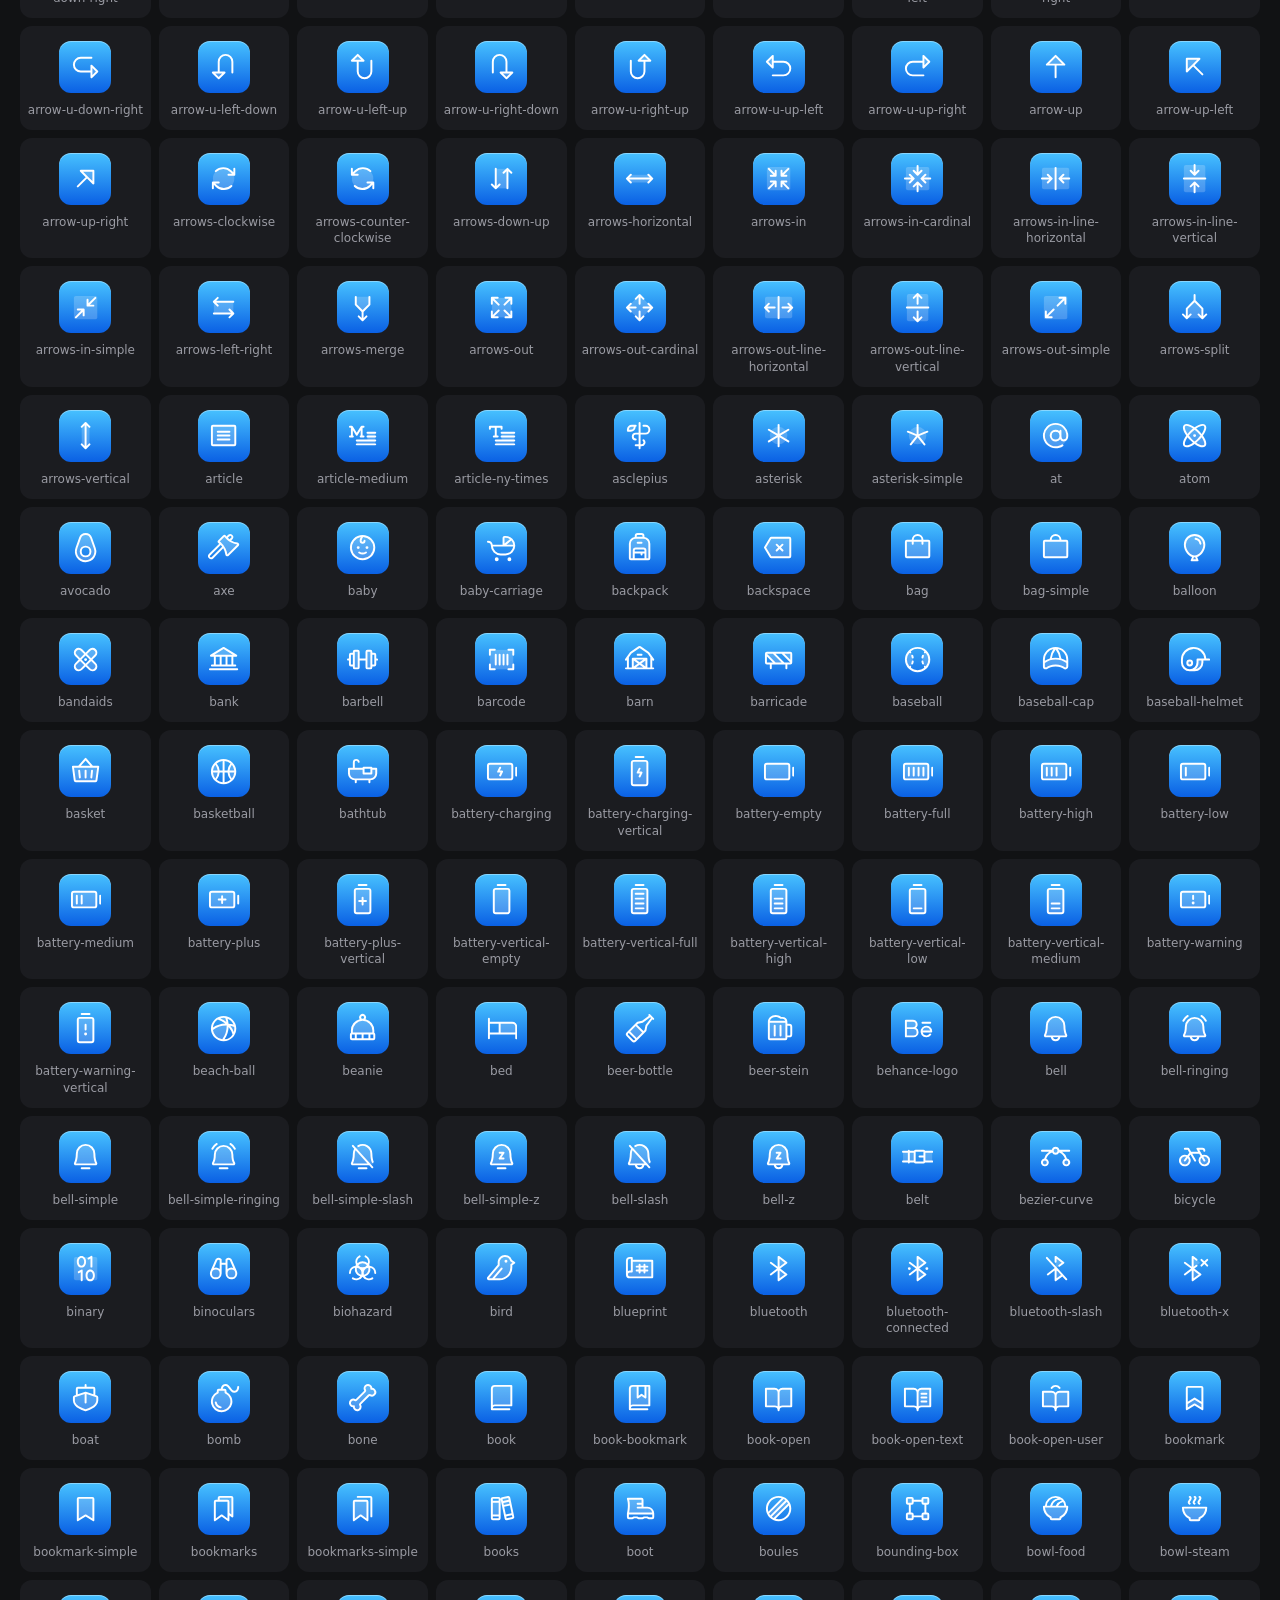
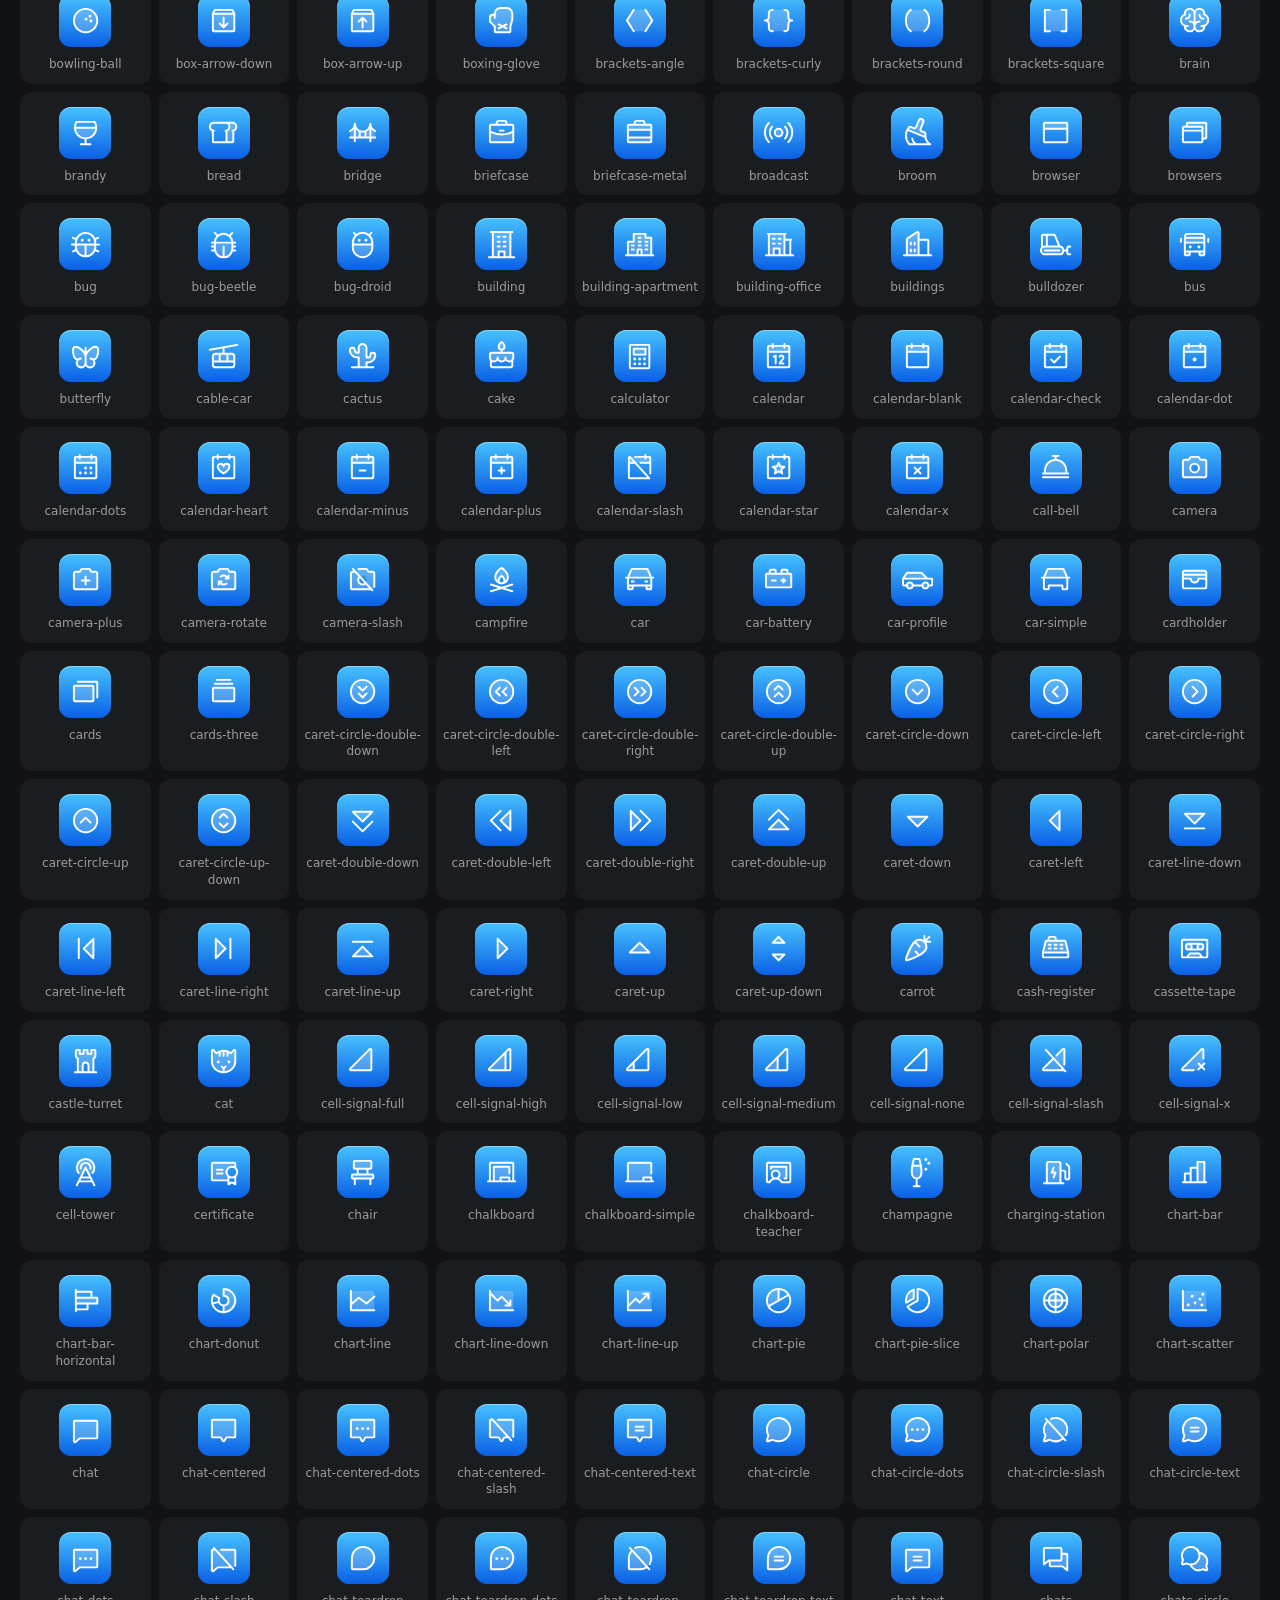
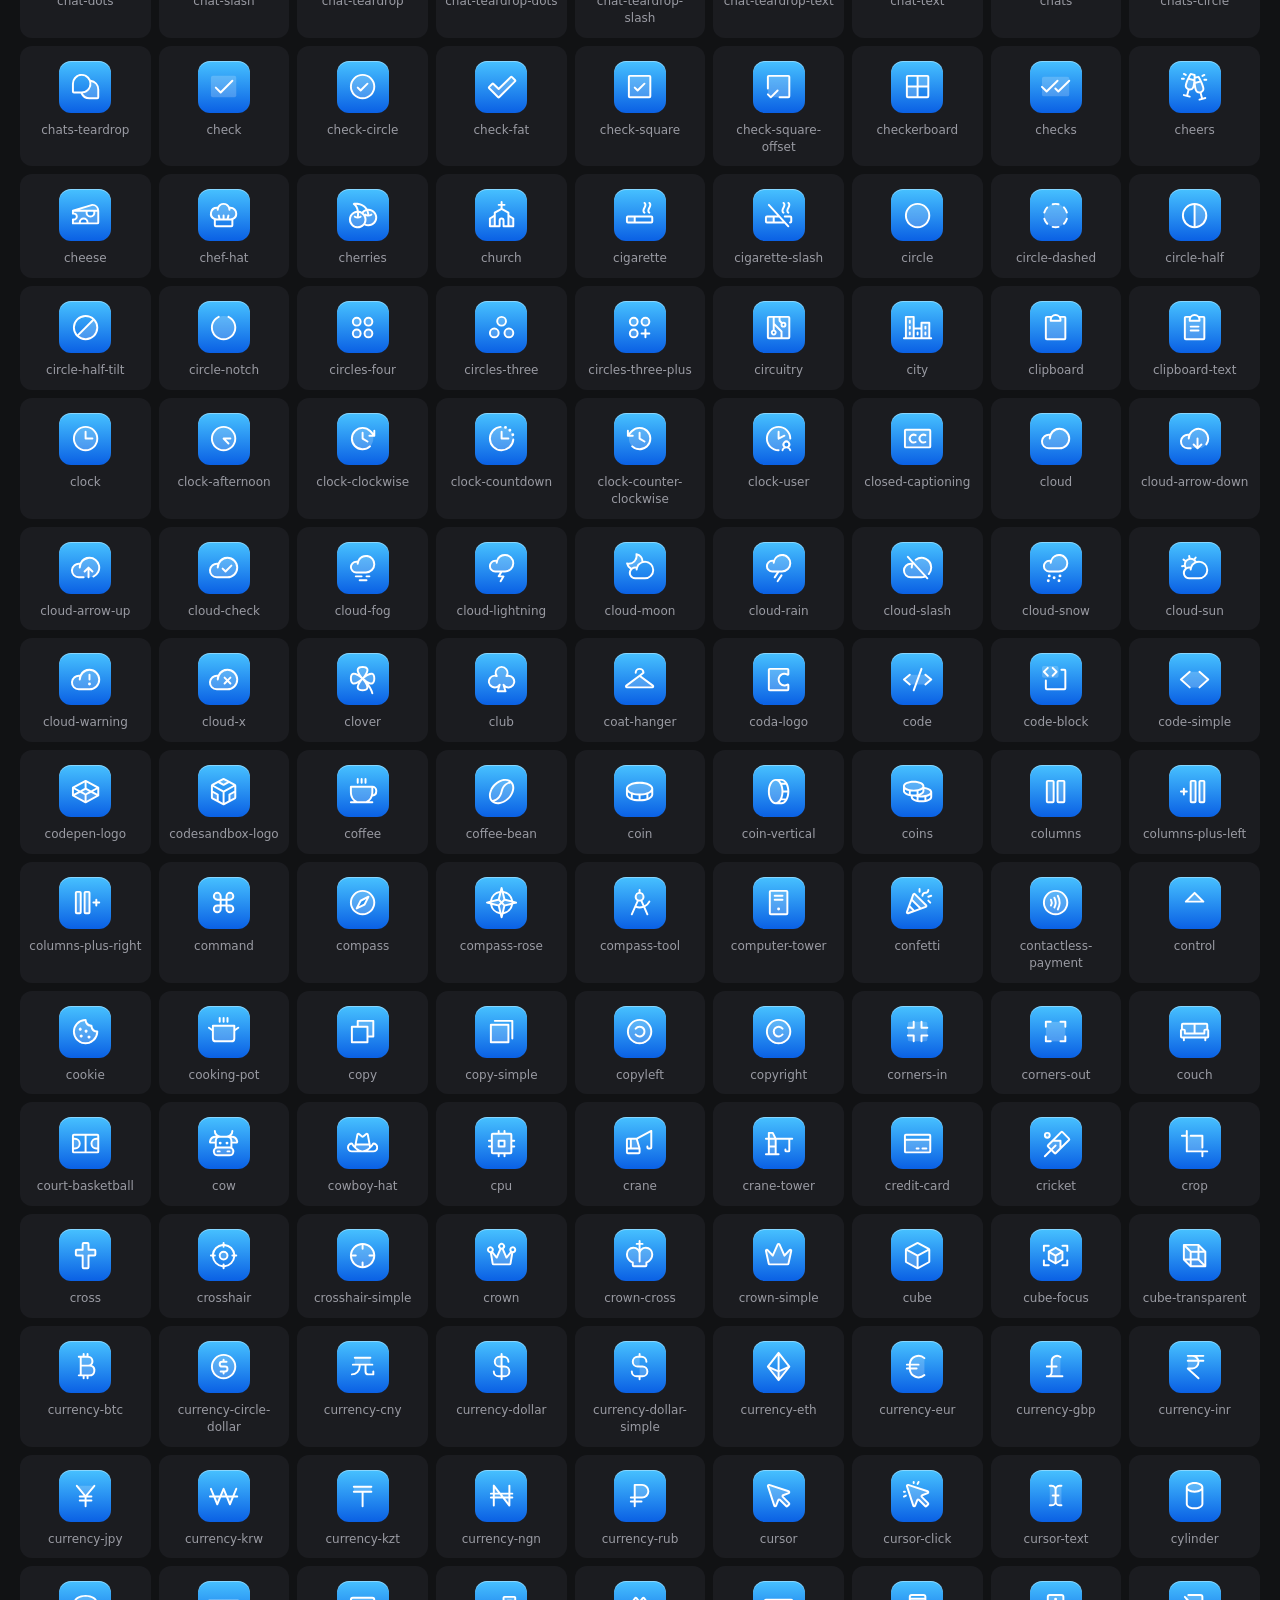
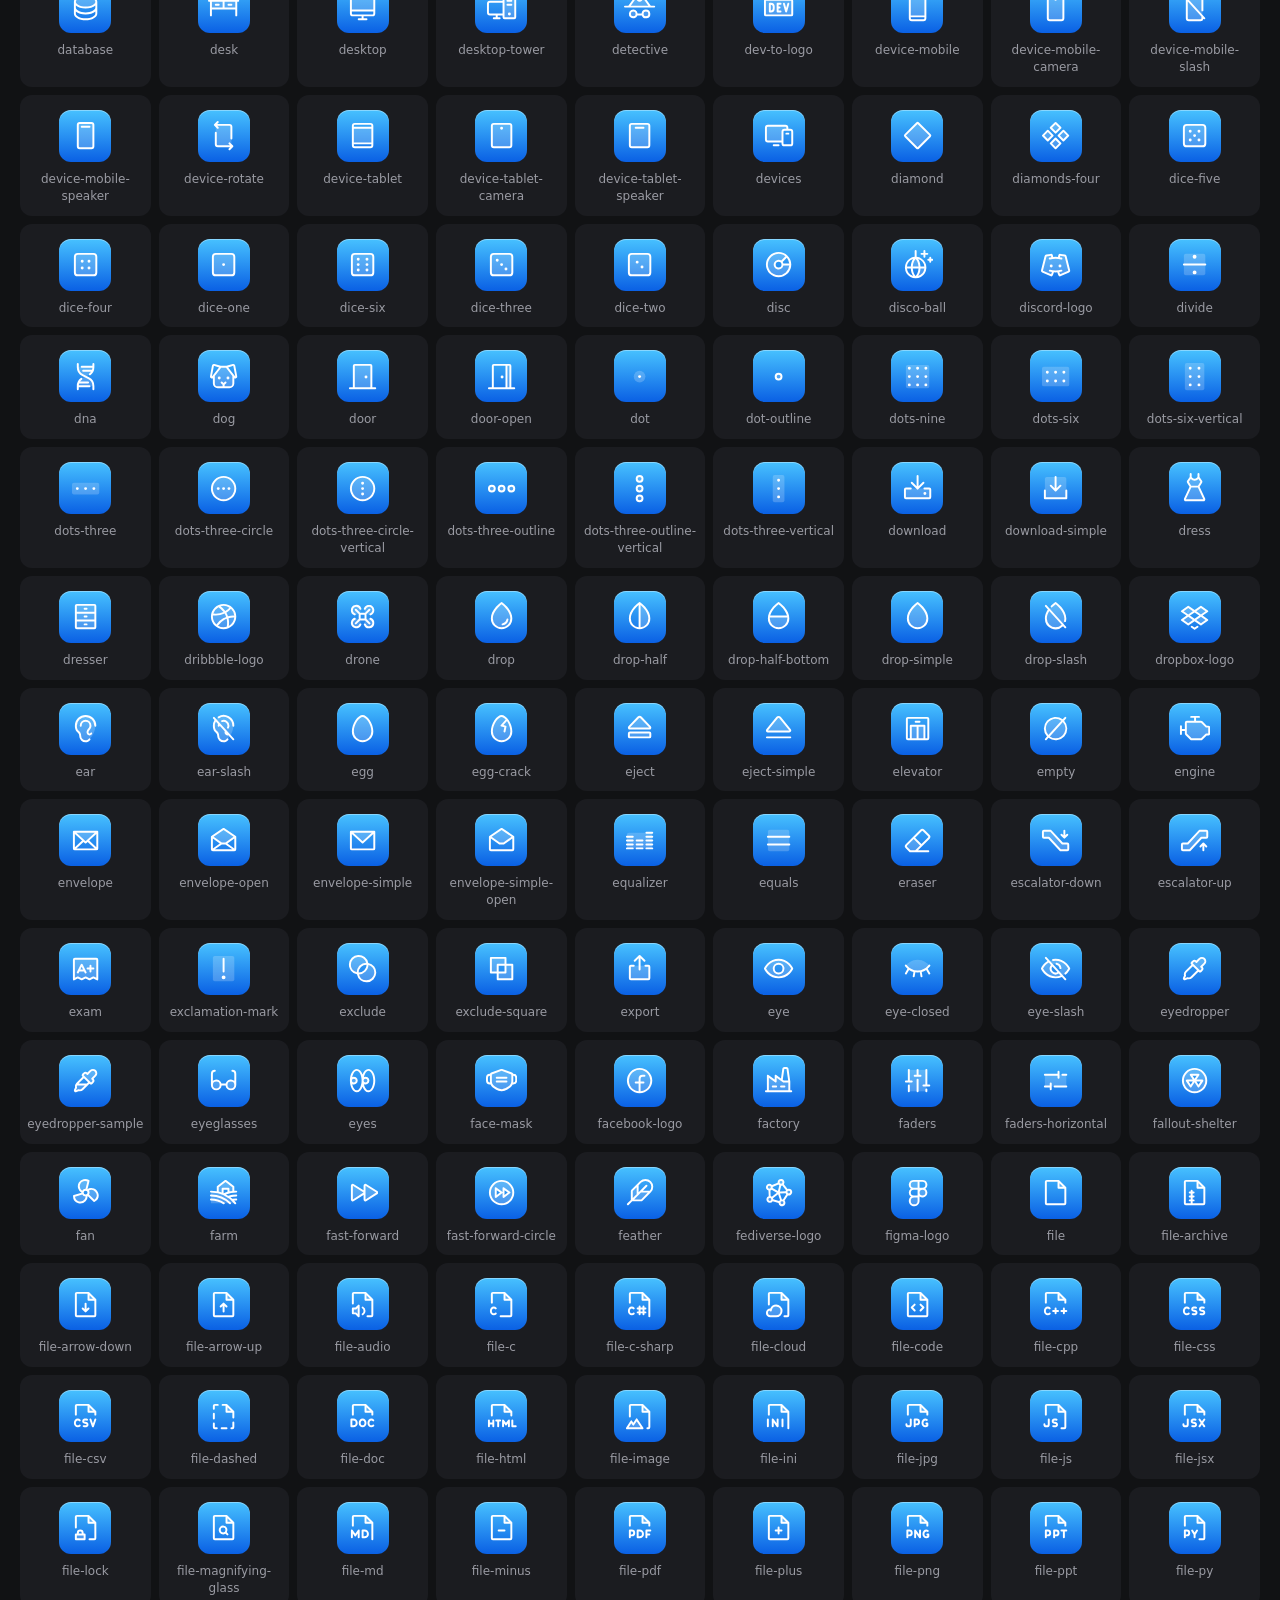
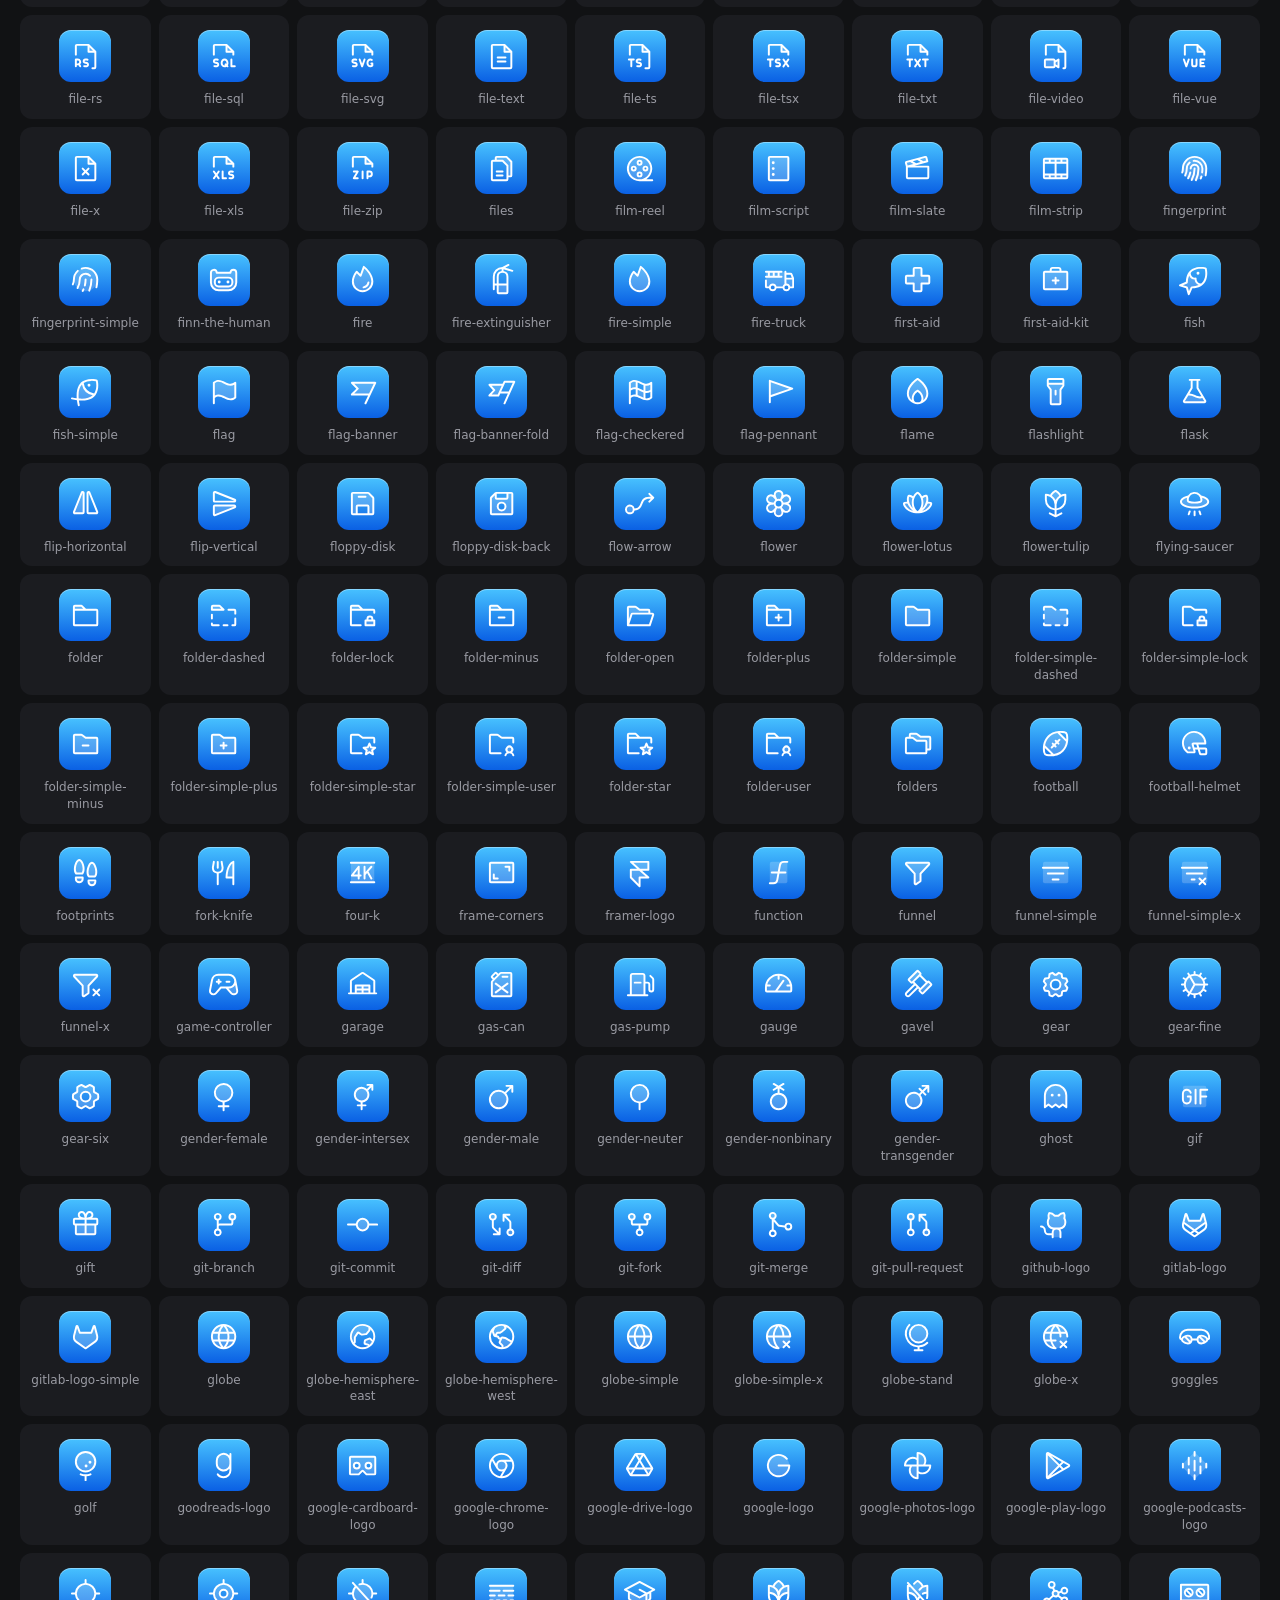
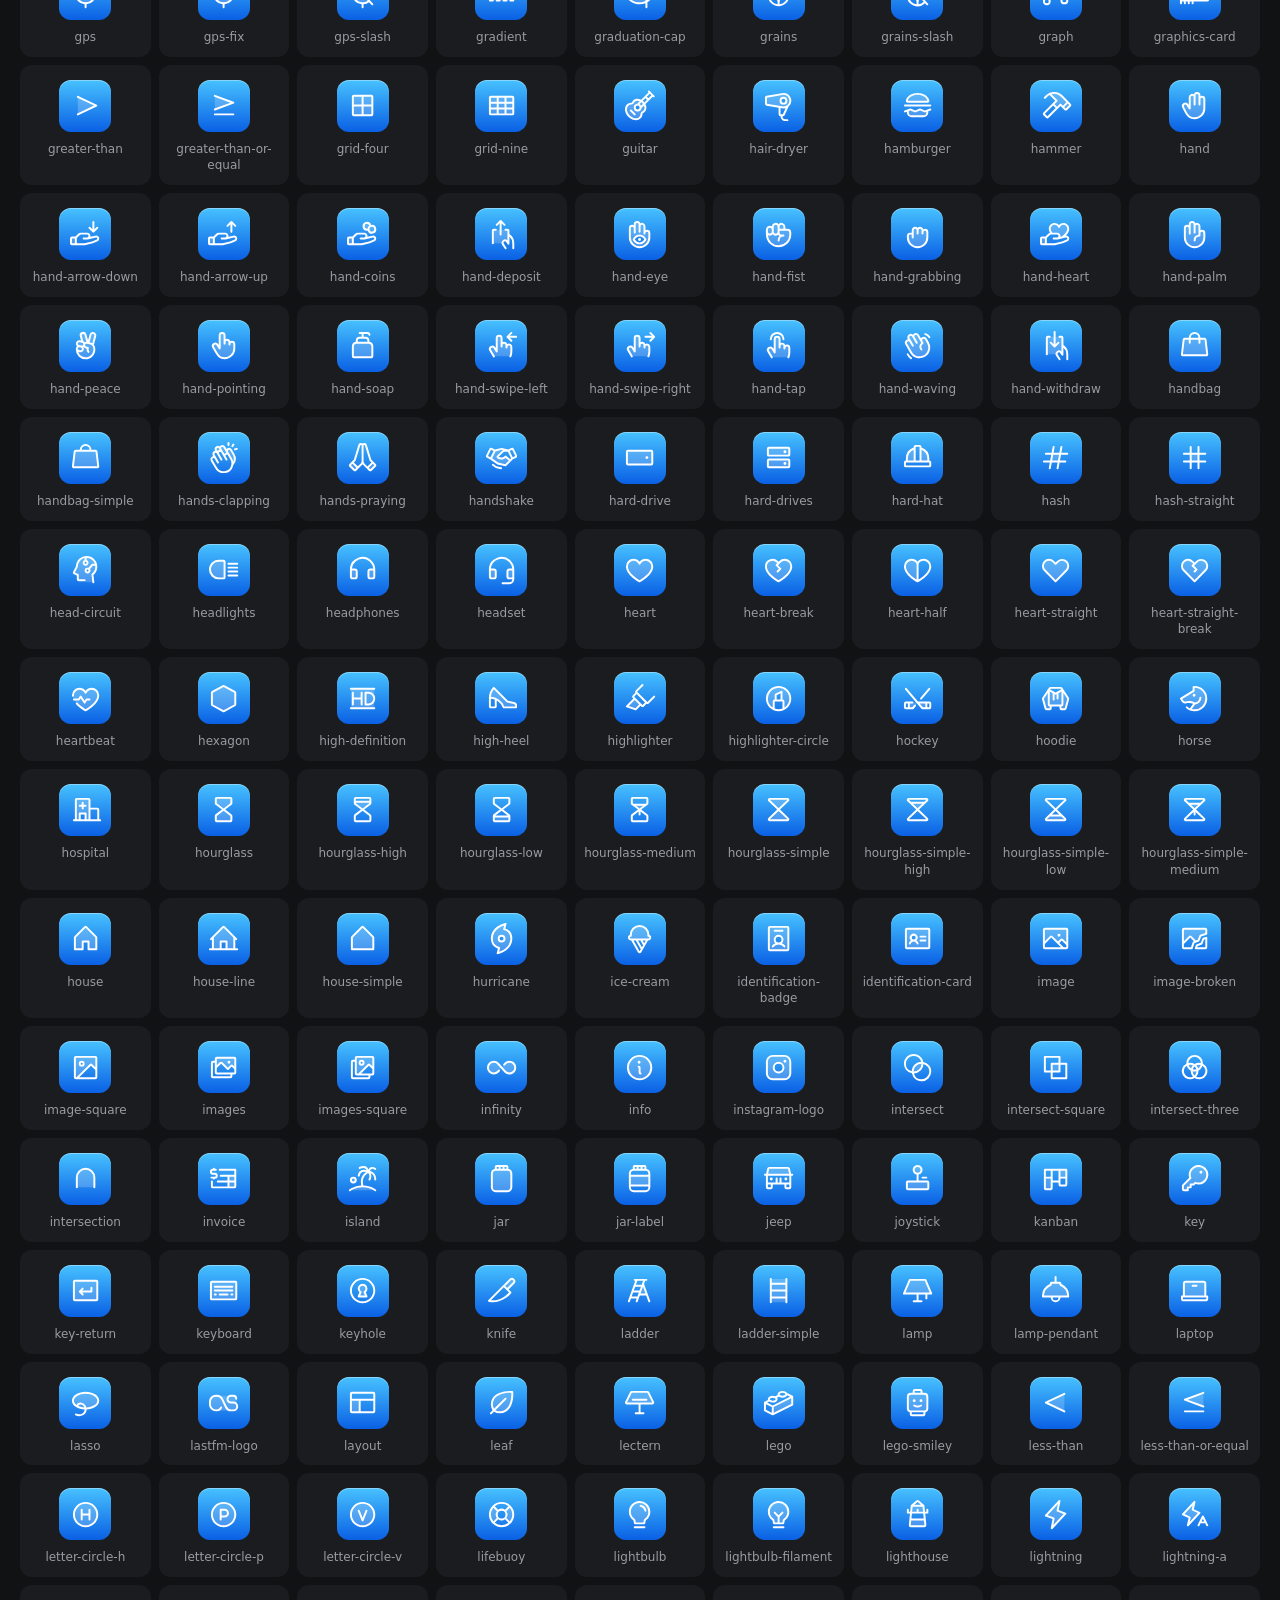
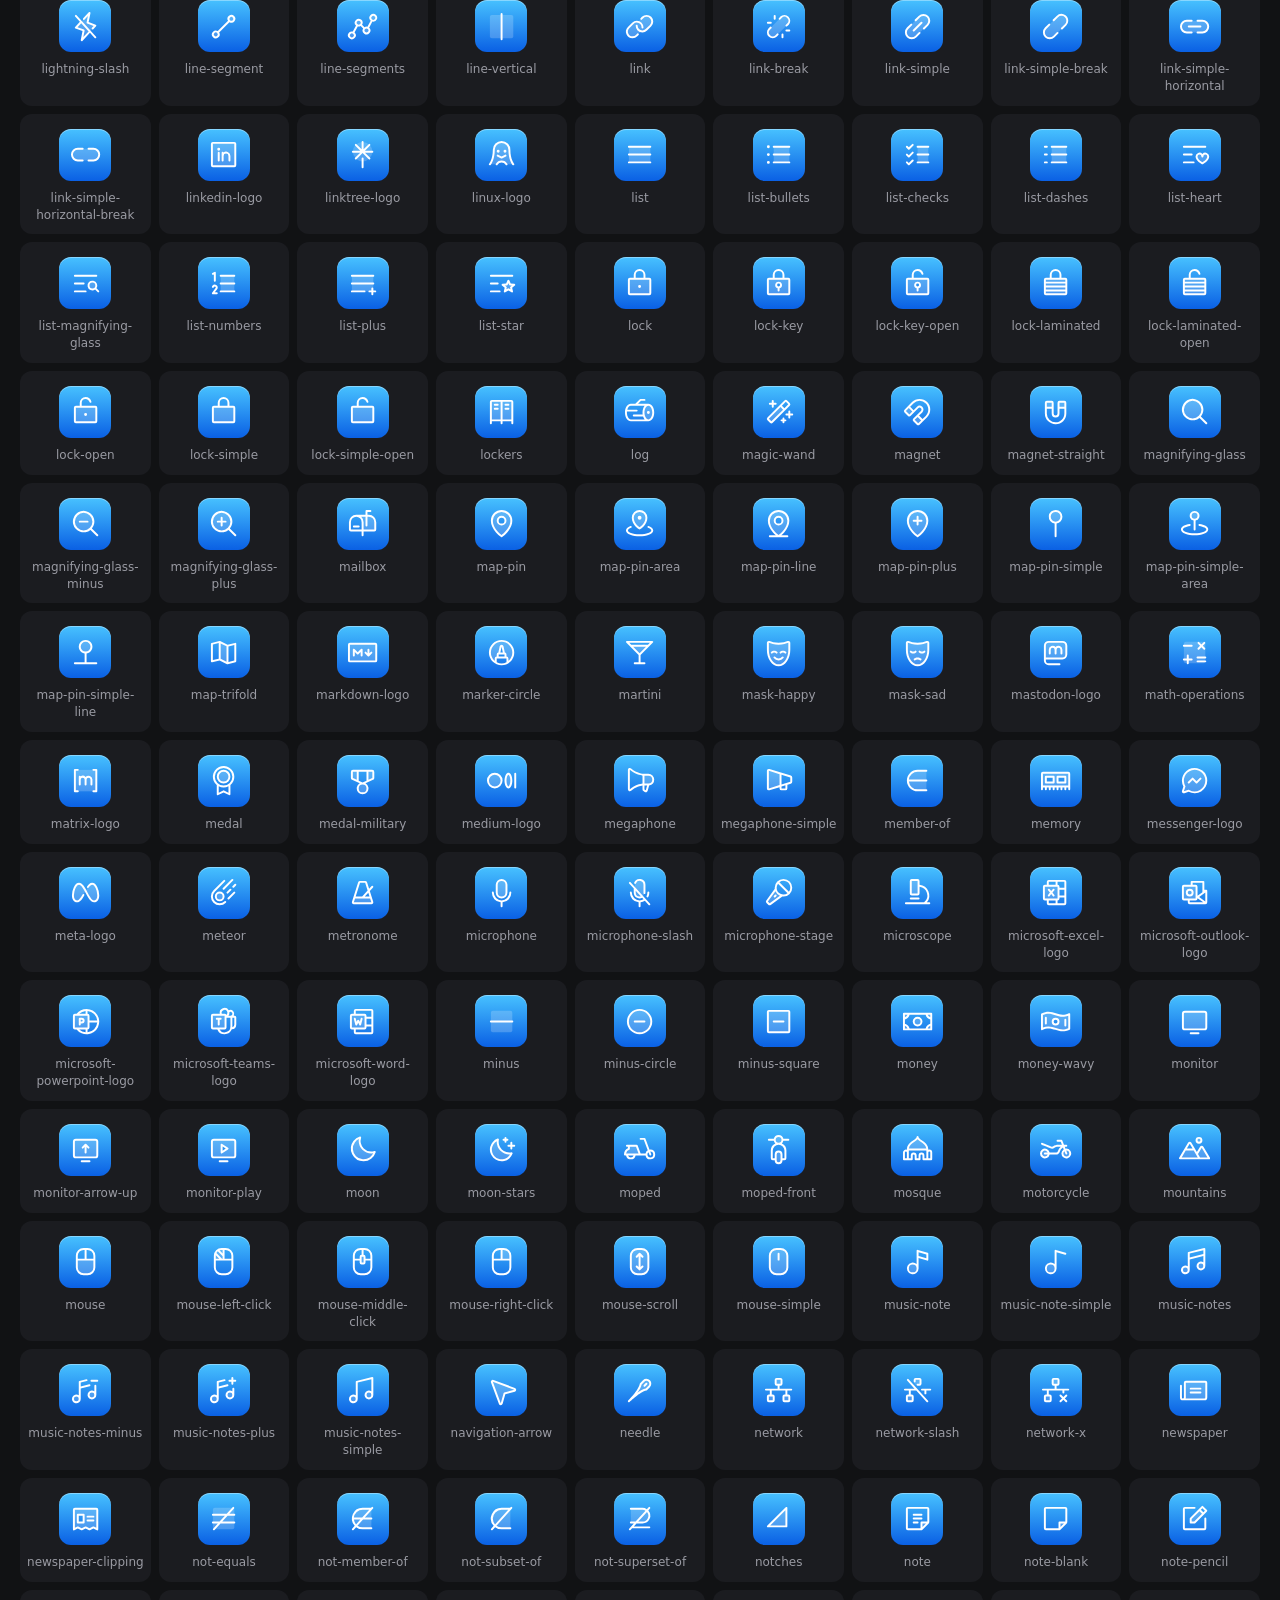
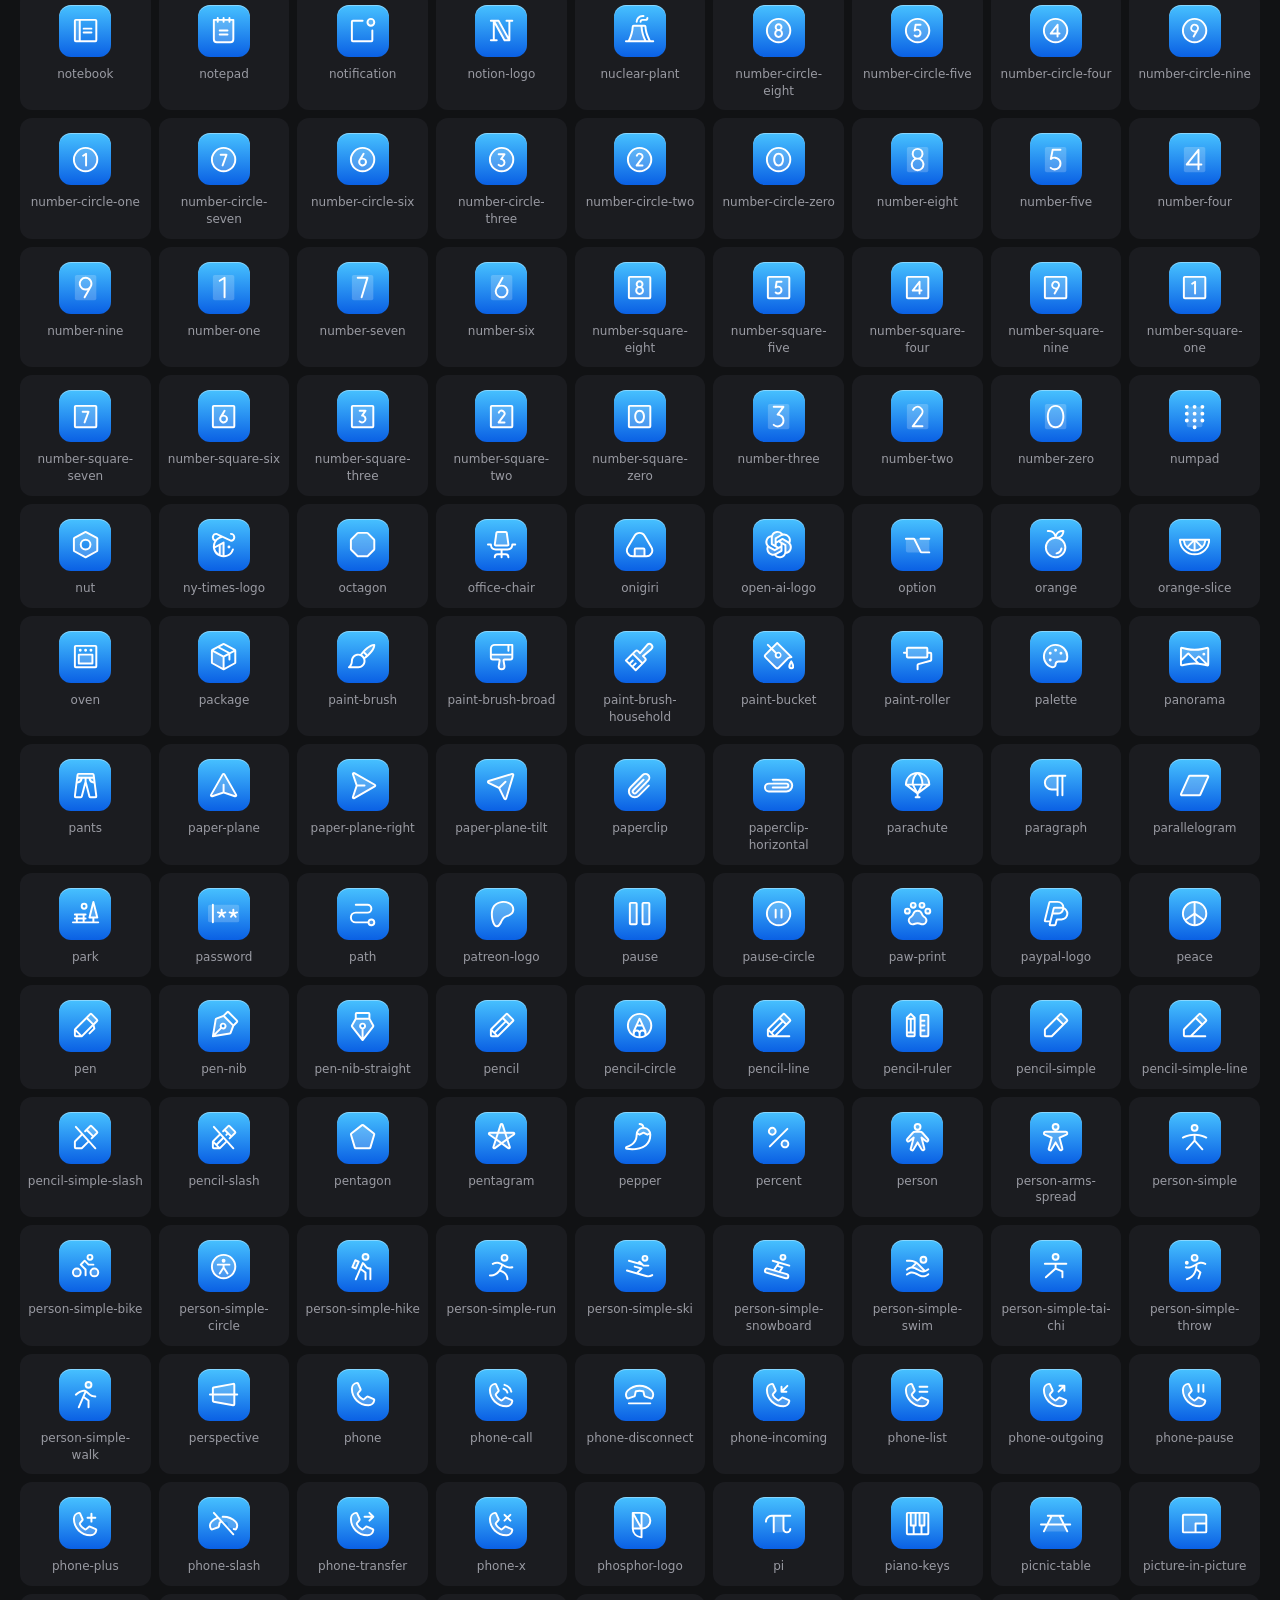
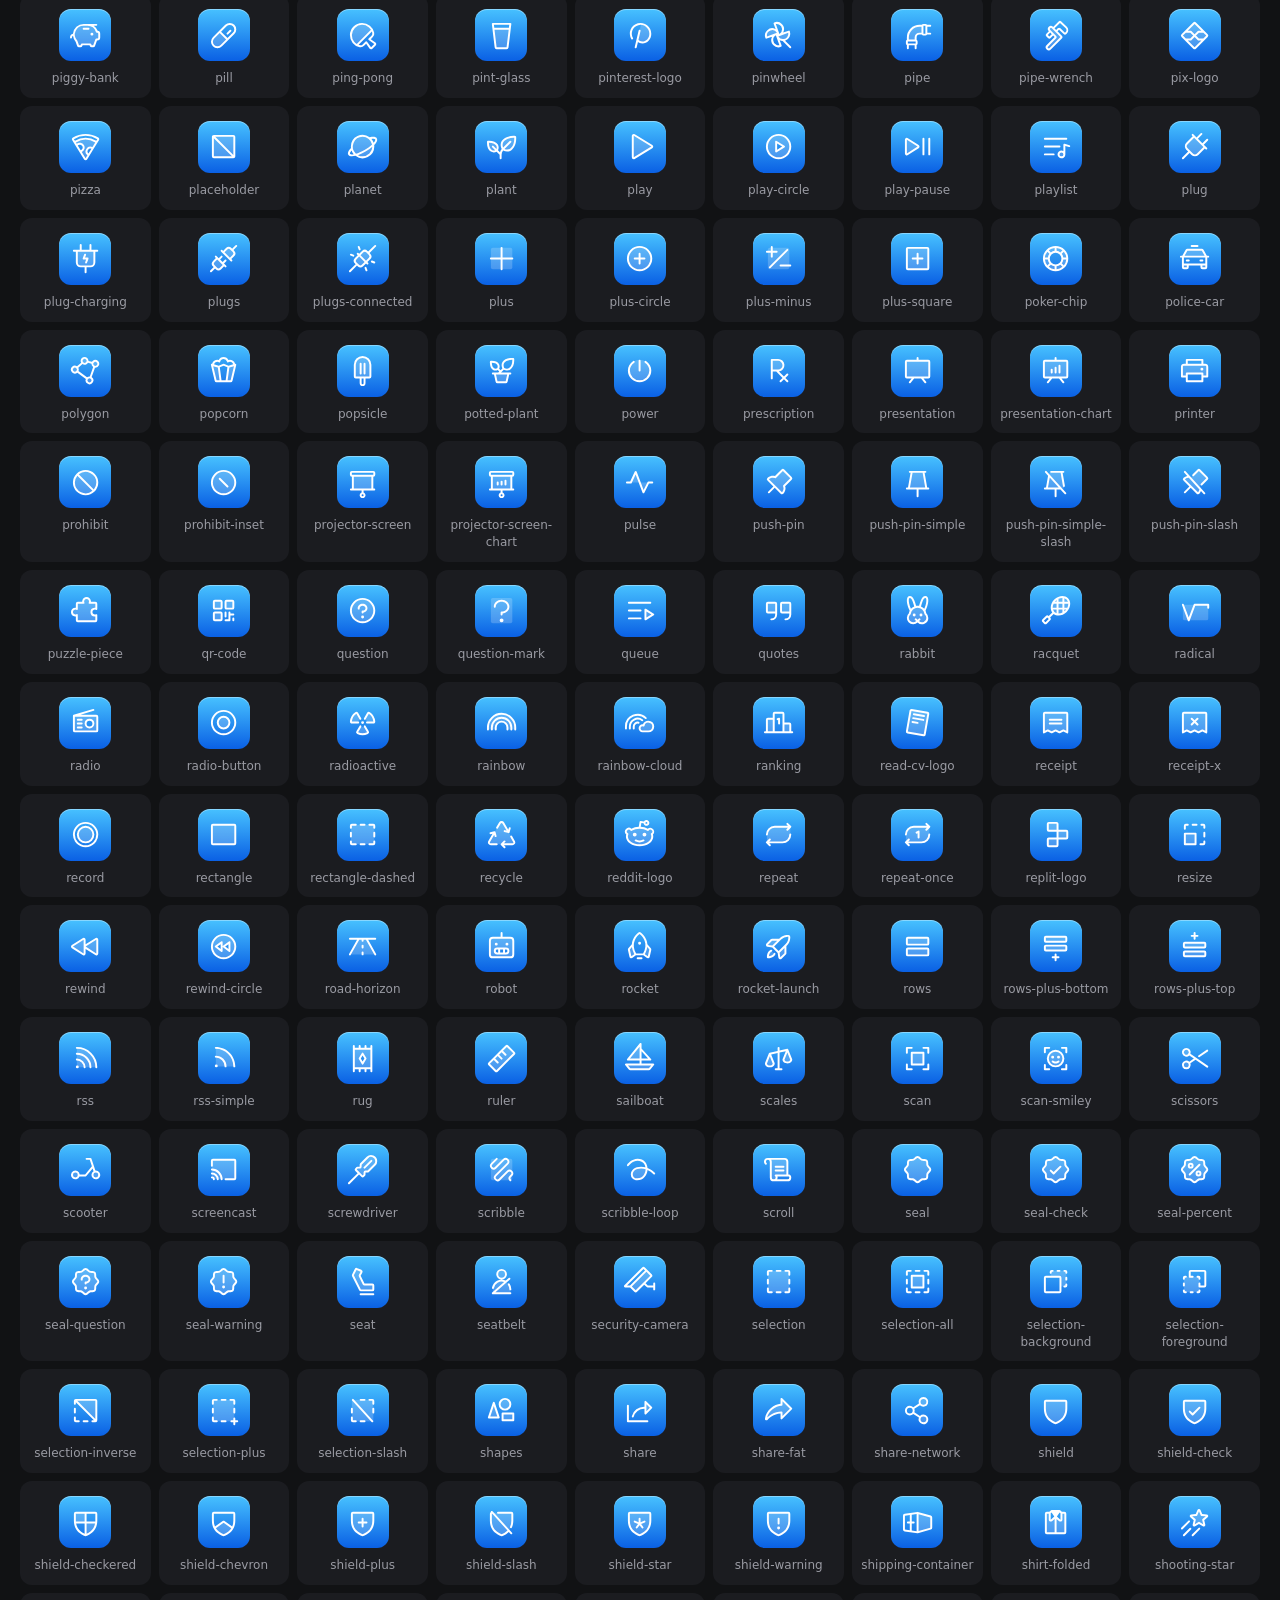
<file: dev/pictos.html>
<!doctype html>
<html lang="fr">
<head>
<meta charset="utf-8">
<meta name="viewport" content="width=device-width, initial-scale=1">
<title>Pictogrammes rz-tablet</title>
<style>
  :root { color-scheme: dark; --bg: #111214; --card: #1b1c20; --line: #2a2b31; --text: #f2f2f4; --muted: #9a9ba3; --accent: #0a84ff; }
  * { box-sizing: border-box; }
  body { margin: 0; background: var(--bg); color: var(--text); font: 14px/1.4 -apple-system, "Segoe UI Variable Text", "Segoe UI", system-ui, sans-serif; }
  header { position: sticky; top: 0; z-index: 2; padding: 16px 20px; background: rgba(17, 18, 20, .86); backdrop-filter: blur(20px); border-bottom: 1px solid var(--line);
    display: flex; flex-wrap: wrap; gap: 12px 20px; align-items: center; }
  h1 { margin: 0; font-size: 17px; font-weight: 650; }
  h1 small { font-weight: 400; color: var(--muted); margin-left: 6px; }
  input { flex: 1; min-width: 220px; height: 36px; padding: 0 14px; border: 1px solid var(--line); border-radius: 10px; background: var(--card); color: var(--text); font: inherit; outline: none; }
  input:focus { border-color: var(--accent); }
  .hint { width: 100%; margin: 0; color: var(--muted); font-size: 13px; }
  .hint code { color: var(--text); background: var(--card); padding: 1px 6px; border-radius: 5px; }
  main { display: grid; grid-template-columns: repeat(auto-fill, minmax(118px, 1fr)); gap: 8px; padding: 16px 20px 40px; }
  button { display: flex; flex-direction: column; align-items: center; gap: 9px; padding: 14px 6px 10px; border: 1px solid transparent; border-radius: 12px;
    background: var(--card); color: var(--text); font: inherit; cursor: pointer; transition: transform 120ms ease-out, border-color 120ms ease; }
  button:hover { border-color: var(--line); }
  button:active { transform: scale(.96); }
  .ic { width: 52px; height: 52px; border-radius: 12px; display: grid; place-items: center; color: #fff;
    background: linear-gradient(180deg, #47c1ff, #0a60e4); box-shadow: inset 0 1px 0 rgba(255, 255, 255, .35); }
  .ic svg { width: 60%; height: 60%; }
  .nm { font-size: 12px; color: var(--muted); max-width: 100%; overflow-wrap: anywhere; text-align: center; }
  button.ok .nm { color: #30d158; }
  .empty { grid-column: 1 / -1; padding: 60px 0; text-align: center; color: var(--muted); }
</style>
</head>
<body>
<header>
  <h1>Pictogrammes<small id="count"></small></h1>
  <input id="q" type="search" placeholder="Rechercher en anglais : car, house, phone, money..." autofocus>
  <p class="hint">Clic sur une icône = nom copié. À coller dans <code>Config.AppIcons</code> (ex. <code>store = 'storefront'</code>) ou dans le champ <code>icon</code> d'une app de <code>Config.Store</code>.</p>
</header>
<main id="grid"></main>
<script>
  // Meme pack que la tablette (html/assets/icons/duotone.json) : seuls ces noms marchent
  const grid = document.getElementById('grid'), q = document.getElementById('q');
  let all = {}, names = [];
  const svg = (inner) => '<svg viewBox="0 0 256 256" fill="currentColor">' + inner + '</svg>';
  function show() {
    const t = q.value.trim().toLowerCase().replace(/\s+/g, '-');
    const list = t ? names.filter((n) => n.includes(t)) : names;
    document.getElementById('count').textContent = list.length + ' / ' + names.length;
    grid.textContent = '';
    if (!list.length) { grid.innerHTML = '<div class="empty">Aucun pictogramme</div>'; return; }
    const frag = document.createDocumentFragment();
    list.forEach((n) => {
      const b = document.createElement('button');
      b.innerHTML = '<span class="ic">' + svg(all[n]) + '</span><span class="nm"></span>';
      b.querySelector('.nm').textContent = n;
      b.onclick = () => {
        const done = () => { b.classList.add('ok'); b.querySelector('.nm').textContent = 'copié'; setTimeout(() => { b.classList.remove('ok'); b.querySelector('.nm').textContent = n; }, 900); };
        if (navigator.clipboard) navigator.clipboard.writeText(n).then(done, () => prompt('Nom :', n)); else prompt('Nom :', n);
      };
      frag.append(b);
    });
    grid.append(frag);
  }
  fetch('../html/assets/icons/duotone.json').then((r) => r.json()).then((j) => { all = j; names = Object.keys(j).sort(); show(); })
    .catch(() => { grid.innerHTML = '<div class="empty">Ouvre cette page avec le banc (lancer.bat) : http://localhost:8787/dev/pictos.html</div>'; });
  q.addEventListener('input', show);
</script>
</body>
</html>
</file>
<file: html/css/base.css>
/* ===================================================================
   Fondations
   Couleurs, arrondis, matiere "verre", fenetre, barre d'etat, boutons, barre du bas.
   =================================================================== */

/* ===================================================================
   rz-tablet : style "iOS 26" (Liquid Glass, mode sombre)
   Principes : surfaces en verre depoli (flou + reflet), grands arrondis concentriques
   (tous regles par les variables --r-*), grands titres, capsules, retour au toucher
   sur tout ce qui se presse, survol reserve a la souris, mouvement reduit respecte.
   =================================================================== */

:root {
  --bg: #000;
  --s1: #1c1c1e;
  --s2: #2c2c2e;
  --s3: #3a3a3c;
  --bar: #000;
  --line: rgba(255, 255, 255, .08);
  --line-strong: rgba(255, 255, 255, .16);
  --text: #fff;
  --muted: rgba(235, 235, 245, .6);
  --accent: #0a84ff;
  --danger: #ff453a;
  --ok: #30d158;

  /* arrondis : change ici pour durcir ou adoucir toute l'interface */
  --r-screen: 30px;
  --r-group: 20px;
  --r-ctl: 14px;
  --r-tile: 9px;
  --r-icon: 17px;

  --ease-out: cubic-bezier(0.23, 1, 0.32, 1);
  --ease-in-out: cubic-bezier(0.77, 0, 0.175, 1);
  --ease-drawer: cubic-bezier(0.32, 0.72, 0, 1);

  --glass-bg: linear-gradient(180deg, rgba(255, 255, 255, .17), rgba(255, 255, 255, .07));
  --glass-blur: blur(22px) saturate(180%);
  --glass-edge: inset 0 1px 0 rgba(255, 255, 255, .38), inset 0 -1px 0 rgba(255, 255, 255, .06), inset 0 0 0 1px rgba(255, 255, 255, .1);
}

* { box-sizing: border-box; margin: 0; padding: 0; user-select: none; -webkit-user-select: none; }

html, body {
  width: 100%; height: 100%; overflow: hidden; background: transparent;
  font-family: "SF Pro Text", -apple-system, "Segoe UI Variable Text", "Segoe UI", system-ui, sans-serif; color: var(--text);
  -webkit-font-smoothing: antialiased; text-rendering: optimizeLegibility;
}
 
.hidden { display: none !important; }

button { font: inherit; color: inherit; }
svg.i { width: 18px; height: 18px; fill: none; stroke: currentColor; stroke-width: 1.75; stroke-linecap: round; stroke-linejoin: round; flex: none; display: block; }

/* ---------- Liquid Glass : meme matiere partout ---------- */
.dock, .hw, .wg, .st-back, .sv-tabbar, .seg, .sv-icbtn, .sv-composer .sv-input, .navbar .nb, .loading, .blocked, .sv-add {
  background: var(--glass-bg);
  -webkit-backdrop-filter: var(--glass-blur); backdrop-filter: var(--glass-blur);
  box-shadow: var(--glass-edge), 0 8px 24px rgba(0, 0, 0, .28);
}

/* ---------- Fenetre ---------- */
#tablet { position: absolute; inset: 0; transition: opacity 200ms var(--ease-out); }

.screen {
  position: absolute; left: 0; top: 0; width: 1000px; height: 640px; min-width: 520px; min-height: 380px;
  background: var(--bg); border: 8px solid #050507; border-radius: var(--r-screen); overflow: hidden;
  box-shadow: 0 0 0 1.5px #34343a, 0 30px 80px rgba(0, 0, 0, .7);
  display: flex; flex-direction: column; transform-origin: 50% 100%;
}
.screen.in { animation: screenIn 220ms var(--ease-out); }
@keyframes screenIn { from { opacity: 0; transform: translateY(8px) scale(.98); } }

/* barre d'etat : transparente sur l'accueil, pleine dans les apps */
.statusbar {
  cursor: move; display: flex; align-items: center; justify-content: space-between; flex: none;
  padding: 0 22px; height: 36px; font-size: 14px; font-weight: 600; background: var(--bg);
  font-variant-numeric: tabular-nums; transition: background-color 200ms ease;
}
.screen[data-view=home] .statusbar { background: transparent; }
.status-left { display: flex; align-items: baseline; gap: 10px; }
#sdate { font-size: 13px; font-weight: 500; color: rgba(255, 255, 255, .75); text-transform: capitalize; }
.statusbar button { background: none; border: none; color: rgba(255, 255, 255, .6); cursor: pointer; width: 26px; height: 26px; border-radius: 50%; display: grid; place-items: center; }
.status-right { display: flex; align-items: center; gap: 12px; min-width: 0; }
.status-right .wifi { display: flex; align-items: center; gap: 8px; }
.status-right .wifi svg.i { width: 17px; height: 17px; }
.status-right .wifi svg.bat { width: 26px; height: 13px; stroke-width: 1.4; }
.dbg { display: none !important; }

.view { display: none; flex: 1; min-height: 0; flex-direction: column; }
.view.active { display: flex; }
#browser { background: var(--bg); }

/* ---------- Boutons presses : retour immediat ---------- */
.app, .navbar button, .toolbar button, .statusbar button, .tab, .bm, .chip .x, .blocked button, .hw, .sv-add, .sv-icbtn, .st-back, .seg button, .sv-tabbar button {
  transition: transform 150ms var(--ease-out), background-color 150ms ease, color 150ms ease, opacity 150ms ease, box-shadow 150ms ease;
}
.app:active:not(.disabled), .navbar button:active, .toolbar button:active:not(:disabled), .statusbar button:active,
.tab:active, .bm:active, .blocked button:active, .hw:active, .sv-add:active, .sv-icbtn:active, .st-back:active { transform: scale(.95); }

:focus { outline: none; }
:focus-visible { outline: 2px solid var(--accent); outline-offset: 2px; border-radius: 10px; }

/* ---------- Barre du bas ---------- */
.navbar { display: flex; align-items: center; justify-content: space-between; flex: none; height: 46px; padding: 0 16px; background: var(--bg); transition: background-color 200ms ease; }
.screen[data-view=home] .navbar { background: transparent; }
.navbar button { background: none; border: none; color: rgba(255, 255, 255, .8); cursor: pointer; width: 34px; height: 34px; border-radius: 50%; display: grid; place-items: center; }
.navbar button#n-home { width: 160px; height: 30px; border-radius: 15px; }
.navbar .pill { display: block; width: 130px; height: 5px; border-radius: 3px; background: rgba(255, 255, 255, .55); transition: background-color 150ms ease, width 200ms var(--ease-out); }
.navbar button#n-home:active .pill { width: 104px; }
.navbar button#n-back, .navbar button#n-close { background: var(--glass-bg); box-shadow: var(--glass-edge); -webkit-backdrop-filter: var(--glass-blur); backdrop-filter: var(--glass-blur); }
</file>
<file: html/css/home.css>
/* ===================================================================
   Accueil
   Widgets, grille d'apps, icones, dock.
   =================================================================== */

/* ---------- Accueil (iPadOS) ---------- */
#home { padding: 12px 40px 0; }
.home-body { flex: 1; min-height: 0; display: flex; gap: 40px; align-items: flex-start; }
.home-widgets { width: 300px; flex: none; display: flex; flex-direction: column; gap: 16px; padding-top: 6px; }
.home-apps { flex: 1; min-width: 0; display: grid; grid-template-columns: repeat(auto-fill, 84px); gap: 24px 26px; align-content: start; padding-top: 10px; }

/* widgets */
.wg-row { display: flex; gap: 16px; }
.wg { width: 142px; height: 142px; flex: none; border-radius: 26px; }
.wg-cal { display: flex; flex-direction: column; padding: 15px 16px 14px; }
.wg-wd { font-size: 13px; font-weight: 700; letter-spacing: .04em; text-transform: uppercase; color: #ff453a; }
.wg-day { font-size: 60px; font-weight: 300; line-height: 1; letter-spacing: -.035em; margin-top: 4px; font-variant-numeric: tabular-nums; }
.wg-sub { margin-top: auto; font-size: 13px; font-weight: 500; color: rgba(255, 255, 255, .72); text-transform: capitalize; }
.wg-clock { display: grid; place-items: center; padding: 10px; }
#wg-face { width: 100%; height: 100%; overflow: visible; }
#wg-face .dial { fill: rgba(0, 0, 0, .46); stroke: rgba(255, 255, 255, .14); stroke-width: .8; }
#wg-face .tk { stroke: rgba(255, 255, 255, .38); stroke-width: .9; stroke-linecap: round; }
#wg-face .tk.big { stroke: #fff; stroke-width: 1.7; }
#wg-face .nums text { fill: #fff; font-size: 12.5px; font-weight: 600; text-anchor: middle; }
#wg-face .hh { stroke: #fff; stroke-width: 3.8; stroke-linecap: round; }
#wg-face .mh { stroke: #fff; stroke-width: 2.6; stroke-linecap: round; }
#wg-face .sh line { stroke: #ff9f0a; stroke-width: 1.1; stroke-linecap: round; }
#wg-face .sh circle { fill: #ff9f0a; }
#wg-face .pin { fill: #1c1c1e; }

.hw { width: 100%; padding: 14px 16px 10px; text-align: left; color: var(--text); cursor: pointer; border: none; border-radius: 26px; }
.hw-head { display: flex; align-items: center; gap: 8px; font-size: 12px; font-weight: 600; letter-spacing: .05em; text-transform: uppercase; color: rgba(255, 255, 255, .72); }
.hw-head svg.i { width: 15px; height: 15px; }
.hw-head span { flex: 1; }
.hw-head b { font-size: 13px; color: var(--ok); font-variant-numeric: tabular-nums; }
.hw-list { display: flex; flex-direction: column; margin-top: 8px; }
.hw-row { display: flex; align-items: center; gap: 10px; padding: 7px 0; font-size: 14px; }
.hw-row + .hw-row { box-shadow: 0 -1px 0 rgba(255, 255, 255, .1); }
.hw-row .sv-logo { width: 30px; height: 30px; font-size: 11px; border-radius: 9px; }
.hw-row span.n { flex: 1; min-width: 0; overflow: hidden; text-overflow: ellipsis; white-space: nowrap; font-weight: 500; }
.hw-row span.c { font-size: 12px; color: rgba(255, 255, 255, .65); white-space: nowrap; }
.hw-empty { padding: 8px 0 4px; font-size: 13px; color: rgba(255, 255, 255, .65); }

/* apps */
.app { background: none; border: none; display: flex; flex-direction: column; align-items: center; gap: 8px; font-size: 12.5px; font-weight: 500; color: var(--text); cursor: pointer; padding: 0; width: 84px; }
.app-label { max-width: 100%; overflow: hidden; text-overflow: ellipsis; white-space: nowrap; text-shadow: 0 1px 6px rgba(0, 0, 0, .45); }

/* icones facon iOS 26 : degrade + pictogramme blanc + reflet de verre */
.icon {
  position: relative; flex: none; width: 64px; height: 64px; border-radius: 23%; display: grid; place-items: center; color: #fff;
  font-size: 24px; box-shadow: 0 6px 16px rgba(0, 0, 0, .3), 0 1px 2px rgba(0, 0, 0, .2);
  transition: transform 200ms var(--ease-out);
}
.icon::after {
  content: ""; position: absolute; inset: 0; border-radius: inherit; pointer-events: none;
  background: linear-gradient(180deg, rgba(255, 255, 255, .32) 0%, rgba(255, 255, 255, .07) 40%, rgba(255, 255, 255, 0) 58%);
  box-shadow: inset 0 1px 0 rgba(255, 255, 255, .5), inset 0 0 0 .6px rgba(255, 255, 255, .26), inset 0 -1px 0 rgba(0, 0, 0, .14);
}
.icon > svg { width: 60%; height: 60%; filter: drop-shadow(0 1.5px 1.2px rgba(0, 0, 0, .2)); }
.icon-glyph { font-size: 1em; font-weight: 700; letter-spacing: -.03em; line-height: 1; text-shadow: 0 1px 2px rgba(0, 0, 0, .22); }
/* image choisie (Config.AppIcons ou image d'une app web) : elle remplit l'icone, sans degrade ni reflet */
.icon.has-img { background: none !important; }
.icon.has-img::after { display: none; }
.icon.has-img img { width: 100%; height: 100%; object-fit: cover; border-radius: inherit; -webkit-user-drag: none; }
.i-browser { background: linear-gradient(180deg, #47c1ff, #0a60e4); }
.i-services { background: linear-gradient(180deg, #b48dff, #5a2edd); }
.i-settings, .i-system { background: linear-gradient(180deg, #aab1be, #575e6d); }
.i-store { background: linear-gradient(180deg, #ff9b63, #f0406c); }
.i-notes { background: linear-gradient(180deg, #ffe066, #f5b800); }
.i-calculator { background: linear-gradient(180deg, #5b5b60, #222225); }
.i-maps { background: linear-gradient(180deg, #6fe08f, #1c9d57); }
.i-vehicles { background: linear-gradient(180deg, #5e8bff, #2f4fd8); }
.i-bank { background: linear-gradient(180deg, #34d399, #0f8a63); }
.icon.ic-sm { width: 38px; height: 38px; border-radius: 9px; font-size: 14px; box-shadow: 0 2px 6px rgba(0, 0, 0, .25); }
.badge {
  position: absolute; top: -7px; right: -8px; z-index: 1; min-width: 24px; height: 24px; padding: 0 7px; border-radius: 12px;
  display: grid; place-items: center; background: #ff3b30; color: #fff; font-size: 13.5px; font-weight: 600; font-variant-numeric: tabular-nums;
  box-shadow: 0 2px 6px rgba(0, 0, 0, .3);
}

.dock { margin: auto auto 10px; display: flex; gap: 18px; padding: 12px 14px; border-radius: 30px; }
.dock .app { width: 64px; }
.dock .app-label { display: none; }

#home.active .app { animation: appIn 300ms var(--ease-out) backwards; animation-delay: calc(var(--i, 0) * 28ms); }
@keyframes appIn { from { opacity: 0; transform: scale(.94); } }
</file>
<file: html/css/browser.css>
/* ===================================================================
   Navigateur
   Onglets, barre d'adresse, favoris, pages, apps web en plein ecran.
   =================================================================== */

/* ---------- Navigateur ---------- */
.tabs { display: flex; gap: 6px; padding: 6px 14px 4px; overflow-x: auto; overflow-y: hidden; }
.tab { display: flex; align-items: center; gap: 8px; flex: 0 1 190px; min-width: 100px; padding: 7px 8px 7px 14px; background: rgba(255, 255, 255, .07); border-radius: 999px; font-size: 13px; color: var(--muted); cursor: pointer; }
.tab.active { color: var(--text); background: rgba(255, 255, 255, .16); box-shadow: var(--glass-edge); }
.tab > span { overflow: hidden; text-overflow: ellipsis; white-space: nowrap; flex: 1; min-width: 0; }
.tab .x { flex: none; display: grid; place-items: center; width: 18px; height: 18px; border-radius: 50%; opacity: .55; }
.tab.plus { flex: none; min-width: 0; padding: 7px 14px; }

.toolbar { display: flex; align-items: center; gap: 2px; padding: 4px 12px 8px; }
.toolbar button { background: none; border: none; color: var(--muted); cursor: pointer; width: 34px; height: 34px; border-radius: 50%; display: grid; place-items: center; flex: none; }
.toolbar button:disabled { opacity: .3; cursor: default; }
.toolbar button#b-star.on { color: #ffd60a; }
.toolbar button#b-star.on svg { fill: currentColor; }
.toolbar button#b-mode, .toolbar button#b-zoom { width: auto; padding: 0 12px; font-size: 12px; font-variant-numeric: tabular-nums; }
.toolbar button#b-mode { background: rgba(255, 255, 255, .08); border-radius: 999px; margin: 0 4px; height: 30px; }
.toolbar button#b-zoom { min-width: 52px; }

#url {
  flex: 1 1 140px; min-width: 120px; margin: 0 8px; height: 36px; background: rgba(255, 255, 255, .09); color: var(--text);
  border: none; box-shadow: var(--glass-edge); padding: 0 18px; border-radius: 999px; font-size: 14px; text-align: center;
  user-select: text; -webkit-user-select: text; transition: box-shadow 150ms ease, background-color 150ms ease;
}
#url::placeholder { color: var(--muted); }
#url:focus { text-align: left; background: rgba(255, 255, 255, .13); box-shadow: inset 0 0 0 1.5px var(--accent), 0 0 0 4px rgba(10, 132, 255, .2); }

.bookmarks { display: flex; align-items: center; gap: 8px; padding: 2px 14px 8px; overflow-x: auto; overflow-y: hidden; min-height: 36px; }
.bm { font-size: 13px; height: 28px; padding: 0 8px 0 13px; border-radius: 999px; background: rgba(255, 255, 255, .08); cursor: pointer; white-space: nowrap; display: flex; gap: 6px; align-items: center; max-width: 190px; flex: none; }
.bm > span:first-child { overflow: hidden; text-overflow: ellipsis; min-width: 0; }
.bm .x { opacity: .5; padding: 0 3px; }
.bm .x:hover { opacity: 1; color: var(--danger); }

.content { position: relative; flex: 1; min-height: 0; background: transparent; }
#frames { position: absolute; inset: 0; overflow: hidden; background: #fff; }
#frames iframe { position: absolute; left: 0; top: 0; width: 100%; height: 100%; border: 0; background: #fff; transform-origin: 0 0; display: none; }
#frames iframe.active { display: block; }
#surface { position: absolute; inset: 0; touch-action: none; cursor: default; }
.surface-typing { outline: 2px solid var(--accent); outline-offset: -2px; }
#kb { position: absolute; left: -9999px; top: 0; width: 10px; height: 10px; opacity: 0; }

.newtab { position: absolute; inset: 0; background: var(--bg); display: flex; flex-direction: column; align-items: center; justify-content: center; gap: 8px; color: var(--muted); text-align: center; padding: 20px; }
.newtab h2 { color: var(--text); font-weight: 600; font-size: 28px; letter-spacing: -.02em; }
.newtab p { font-size: 14px; max-width: 360px; }

/* Pastilles flottantes (chargement, aide) */
.loading, .blocked {
  position: absolute; left: auto; bottom: 14px; z-index: 6; display: flex; align-items: center; gap: 10px;
  color: var(--text); font-size: 13px; padding: 8px 16px; border-radius: 999px;
  opacity: 1; transform: none; transition: opacity 160ms var(--ease-out), transform 160ms var(--ease-out);
}
.loading { right: 14px; pointer-events: none; }
.blocked { left: 50%; margin-left: 0; translate: -50% 0; max-width: calc(100% - 24px); }
.loading.hidden, .blocked.hidden { display: flex !important; opacity: 0; transform: translateY(6px); pointer-events: none; visibility: hidden; transition: opacity 120ms ease-out, transform 120ms ease-out, visibility 0s linear 120ms; }
.blocked button { background: var(--accent); border: none; color: #fff; height: 26px; padding: 0 14px; border-radius: 999px; cursor: pointer; font-size: 12px; font-weight: 600; }
.blocked button#blocked-close { background: none; color: var(--muted); padding: 0 6px; }

/* ===================================================================
   Apps web en plein ecran (sans barre de navigateur) + lancement depuis l'icone
   =================================================================== */
#browser.appmode .tabs, #browser.appmode .toolbar, #browser.appmode .bookmarks, #browser.appmode .newtab { display: none; }
.app-splash {
  position: absolute; inset: 0; z-index: 5; display: grid; place-items: center; background: var(--bg);
  transition: opacity 280ms ease, visibility 0s linear 280ms;
}
.app-splash.gone { opacity: 0; visibility: hidden; }
.app-splash .icon { width: 104px; height: 104px; font-size: 38px; box-shadow: 0 14px 34px rgba(0, 0, 0, .4); }
.view.launch { animation: appLaunch 440ms var(--ease-drawer) both; transform-origin: var(--ox, 50%) var(--oy, 50%); }
@keyframes appLaunch { from { transform: scale(.08); opacity: 0; } 35% { opacity: 1; } }

@media (prefers-reduced-motion: reduce) {
  .view.launch { animation: fadeOnly 150ms ease both; }
}
</file>
<file: html/css/settings.css>
/* ===================================================================
   Reglages
   Pages en pile (liste -> sous-page), interrupteurs, curseurs, fonds d'ecran.
   =================================================================== */

/* ===================================================================
   Pages en pile (Reglages, Services) : liste -> sous-page
   =================================================================== */
#settings, #services, #store { background: var(--bg); }
.st-stack { position: relative; flex: 1; min-height: 0; overflow: hidden; }

.st-page {
  position: absolute; inset: 0; z-index: 2; overflow-x: hidden; overflow-y: auto; overscroll-behavior: contain;
  background: var(--bg); box-shadow: -18px 0 40px rgba(0, 0, 0, .5);
  transform: translateX(100%); visibility: hidden;
  transition: transform 340ms var(--ease-drawer), visibility 0s linear 340ms, filter 340ms var(--ease-drawer);
}
.st-page.open { transform: none; visibility: visible; transition-delay: 0s; }
.st-root { z-index: 0; transform: none; visibility: visible; box-shadow: none; transition: transform 340ms var(--ease-drawer); }
.st-stack.pushed .st-root { transform: translateX(-24%); }
.st-dim { position: absolute; inset: 0; z-index: 1; background: #000; opacity: 0; pointer-events: none; transition: opacity 340ms var(--ease-drawer); }
.st-stack.pushed .st-dim { opacity: .5; }
.st-stack.instant, .st-stack.instant * { transition: none !important; }

/* barre du haut : bouton retour en verre, titre centre, contenu qui defile dessous */
.st-head {
  position: sticky; top: 0; z-index: 3; height: 56px; display: flex; align-items: center; justify-content: center;
  background: linear-gradient(180deg, rgba(0, 0, 0, .86), rgba(0, 0, 0, .5));
  -webkit-backdrop-filter: blur(16px) saturate(160%); backdrop-filter: blur(16px) saturate(160%);
}
.st-title { font-size: 17px; font-weight: 600; letter-spacing: -.01em; }
.st-back {
  position: absolute; left: 16px; top: 10px; width: 38px; height: 36px; font-size: 0; padding: 0; border: none; border-radius: 999px;
  display: grid; place-items: center; color: var(--accent); cursor: pointer;
}
.st-back svg.i { width: 20px; height: 20px; stroke-width: 2.2; }

.st-body { max-width: 580px; margin: 0 auto; padding: 8px 20px 36px; display: flex; flex-direction: column; gap: 24px; }
.st-large { font-size: 34px; font-weight: 700; letter-spacing: -.025em; line-height: 1.1; padding: 10px 6px 2px; }
.st-sec { display: flex; flex-direction: column; gap: 8px; }
.st-label { padding: 0 18px; font-size: 13px; font-weight: 400; letter-spacing: .01em; text-transform: uppercase; color: var(--muted); }
.st-foot { padding: 0 18px; font-size: 13px; line-height: 1.4; color: var(--muted); }
.st-about { text-align: center; padding-top: 4px; }

.st-group { background: var(--s1); border-radius: var(--r-group); overflow: hidden; }
.st-row {
  position: relative; display: flex; align-items: center; gap: 14px; width: 100%; min-height: 52px; padding: 8px 18px;
  border: none; background: none; color: var(--text); font-size: 16px; text-align: left; cursor: pointer;
  transition: background-color 120ms ease;
}
.st-group > .st-row ~ .st-row::before { content: ""; position: absolute; top: 0; left: 18px; right: 0; height: 1px; background: var(--line); }
.st-group > .st-link ~ .st-link::before { left: 62px; }
.st-row:active { background: rgba(255, 255, 255, .08); }
.st-row .grow { flex: 1; min-width: 0; }
.st-row small { display: block; margin-top: 2px; font-size: 13px; line-height: 1.35; color: var(--muted); }
.st-row.col { flex-direction: column; align-items: stretch; gap: 8px; cursor: default; }
.st-row.col:active { background: none; }
.st-line { display: flex; align-items: center; gap: 12px; }
.st-val { color: var(--muted); font-size: 16px; white-space: nowrap; font-variant-numeric: tabular-nums; }
.st-chev { width: 14px; height: 14px; stroke-width: 2.4; color: rgba(235, 235, 245, .3); }
.st-ico { width: 30px; height: 30px; border-radius: var(--r-tile); display: grid; place-items: center; color: #fff; flex: none; box-shadow: inset 0 1px 0 rgba(255, 255, 255, .25); }
.st-ico svg.i { width: 17px; height: 17px; stroke-width: 1.8; }
.c-blue { background: linear-gradient(160deg, #4da3ff, #0a6cf0); }
.c-orange { background: linear-gradient(160deg, #ffb340, #f07a0a); }
.c-cyan { background: linear-gradient(160deg, #4cd0ec, #0a98bb); }
.c-gray { background: linear-gradient(160deg, #9aa1b0, #596071); }
.c-green { background: linear-gradient(160deg, #4fdc7e, #1fa84a); }
.st-action { color: var(--accent); }
.st-action.danger { color: var(--danger); }

/* interrupteur iOS */
.sw { position: relative; width: 51px; height: 31px; flex: none; }
.sw input { position: absolute; inset: 0; width: 100%; height: 100%; margin: 0; opacity: 0; cursor: pointer; z-index: 1; }
.sw span { position: absolute; inset: 0; border-radius: 16px; background: rgba(120, 120, 128, .4); transition: background-color 240ms ease; }
.sw span::before { content: ""; position: absolute; left: 2px; top: 2px; width: 27px; height: 27px; border-radius: 50%; background: #fff; box-shadow: 0 2px 5px rgba(0, 0, 0, .35); transition: transform 300ms var(--ease-drawer), width 200ms var(--ease-out); }
.sw input:checked + span { background: var(--ok); }
.sw input:checked + span::before { transform: translateX(20px); }
label.st-row:active .sw span::before { width: 33px; }
label.st-row:active .sw input:checked + span::before { transform: translateX(14px); }
.sw input:focus-visible + span { outline: 2px solid var(--accent); outline-offset: 2px; }

/* curseur : la partie remplie suit --p */
input[type=range] { -webkit-appearance: none; appearance: none; width: 100%; height: 30px; background: transparent; cursor: pointer; --p: 50%; }
input[type=range]::-webkit-slider-runnable-track { height: 6px; border-radius: 3px; background: linear-gradient(to right, var(--accent) var(--p), rgba(120, 120, 128, .4) var(--p)); }
input[type=range]::-webkit-slider-thumb { -webkit-appearance: none; width: 28px; height: 28px; margin-top: -11px; border-radius: 50%; background: #fff; box-shadow: 0 2px 8px rgba(0, 0, 0, .45); transition: transform 150ms var(--ease-out); }
input[type=range]:active::-webkit-slider-thumb { transform: scale(1.1); }

select { background: rgba(120, 120, 128, .24); color: var(--text); border: none; border-radius: 999px; padding: 7px 14px; font-size: 15px; cursor: pointer; color-scheme: dark; }
select option { background: #1c1c1e; color: #fff; }

/* fond d'ecran : apercu + choix */
.wp-preview { height: 160px; border-radius: var(--r-group); display: flex; flex-direction: column; align-items: center; justify-content: center; gap: 14px; flex: none; box-shadow: inset 0 0 0 1px var(--line-strong); }
.wp-time { font-size: 48px; font-weight: 300; letter-spacing: -.03em; line-height: 1; font-variant-numeric: tabular-nums; }
.wp-dots { display: flex; gap: 10px; }
.wp-dots i { width: 24px; height: 24px; border-radius: 7px; background: rgba(255, 255, 255, .22); }
.wp-grid { display: grid; grid-template-columns: repeat(3, 1fr); gap: 16px 14px; padding: 16px; }
.wp { display: flex; flex-direction: column; align-items: center; gap: 8px; padding: 0; border: none; background: none; color: var(--muted); font-size: 13px; cursor: pointer; transition: color 150ms ease; }
.wp i { display: block; width: 100%; aspect-ratio: 16 / 10; border-radius: 12px; box-shadow: inset 0 0 0 1px var(--line-strong); transition: box-shadow 200ms var(--ease-out), transform 150ms var(--ease-out); }
.wp:active i { transform: scale(.96); }
.wp.on { color: var(--text); }
.wp.on i { box-shadow: 0 0 0 2px var(--s1), 0 0 0 4px var(--accent); }

.chips { display: flex; flex-wrap: wrap; gap: 8px; }
.chip { display: flex; align-items: center; gap: 8px; background: rgba(120, 120, 128, .24); border-radius: 999px; padding: 6px 8px 6px 14px; font-size: 13px; max-width: 100%; }
.chip > span:first-child { overflow: hidden; text-overflow: ellipsis; white-space: nowrap; min-width: 0; }
.chip .x { cursor: pointer; opacity: .6; width: 20px; height: 20px; border-radius: 50%; display: grid; place-items: center; }
.muted { color: var(--muted); font-size: 13px; }

/* fond d'ecran par lien */
.wp-url { display: flex; gap: 10px; align-items: center; }
.wp-url .sv-input { flex: 1; min-width: 0; padding: 10px 14px; font-size: 15px; background: var(--s2); }
.wp-url-btn {
  flex: none; height: 38px; padding: 0 16px; border: none; border-radius: 999px; background: var(--accent); color: #fff;
  font-size: 15px; font-weight: 600; cursor: pointer; transition: transform 150ms var(--ease-out), filter 150ms ease;
}
.wp-url-btn:active { transform: scale(.96); }
#s-wall-msg.bad { color: var(--danger); }

/* sous-page recouverte par une autre (Administration -> fiche d'une app) */
.st-page.open.under { transform: translateX(-24%); filter: brightness(.5); }

/* ===================================================================
   Administration (staff) : apps web et sites autorises
   =================================================================== */
.ad-app .grow b { display: block; font-weight: 400; overflow: hidden; text-overflow: ellipsis; white-space: nowrap; }
.ad-app.fixed { cursor: default; }
.ad-app.fixed:active { background: none; }
.ad-tag { flex: none; font-size: 12px; color: var(--muted); background: rgba(120, 120, 128, .24); border-radius: 999px; padding: 3px 10px; }
.st-group > .ad-app ~ .ad-app::before, .st-group > .ad-add ~ .ad-app::before { left: 70px; }
.ad-add svg.i { width: 18px; height: 18px; stroke-width: 2.2; }
.chip.fixed { padding-right: 14px; }
.chip.fixed small { color: var(--muted); font-size: 11px; }
#ad-sites-msg.bad, #ad-apps-msg.bad { color: var(--danger); }
#ad-apps-msg.good, #ad-sites-msg.good { color: var(--ok); }

.ap-preview { display: flex; flex-direction: column; align-items: center; gap: 10px; padding: 8px 0 0; }
.ap-preview .icon { width: 76px; height: 76px; font-size: 28px; }
.ap-preview b { font-size: 13px; font-weight: 500; max-width: 160px; overflow: hidden; text-overflow: ellipsis; white-space: nowrap; }
.ap-colors { display: flex; flex-wrap: wrap; gap: 12px; padding: 14px 16px; }
.ap-color {
  width: 32px; height: 32px; padding: 0; border: none; border-radius: 50%; cursor: pointer;
  box-shadow: inset 0 0 0 1px rgba(255, 255, 255, .14); transition: transform 150ms var(--ease-out), box-shadow 200ms var(--ease-out);
}
.ap-color:active { transform: scale(.92); }
.ap-color.on { box-shadow: 0 0 0 2px var(--s1), 0 0 0 4px var(--accent); }
.ap-desc { min-height: 96px; line-height: 1.4; }
#ap-image-msg.bad { color: var(--danger); }
</file>
<file: html/css/services.css>
/* ===================================================================
   Services
   Annuaire des entreprises, messagerie.
   =================================================================== */

/* ===================================================================
   Services
   =================================================================== */
.sv-top { display: flex; align-items: center; justify-content: space-between; gap: 12px; }
.sv-add { width: 40px; height: 40px; flex: none; display: grid; place-items: center; border: none; border-radius: 50%; color: var(--accent); cursor: pointer; }
.sv-add svg.i { width: 20px; height: 20px; stroke-width: 2.2; }
.sv-panel { display: flex; flex-direction: column; gap: 16px; }
#sv-root .st-body { padding-bottom: 110px; }

/* controle segmente */
.seg { display: flex; align-self: flex-start; gap: 2px; padding: 3px; border-radius: 999px; }
.seg button { border: none; background: none; color: var(--muted); font-size: 14px; font-weight: 500; padding: 7px 18px; border-radius: 999px; cursor: pointer; }
.seg button.on { background: rgba(255, 255, 255, .2); color: var(--text); box-shadow: inset 0 1px 0 rgba(255, 255, 255, .3); }

/* barre d'onglets flottante */
.sv-tabbar { position: absolute; left: 50%; bottom: 16px; translate: -50% 0; z-index: 1; display: flex; gap: 4px; padding: 6px; border-radius: 999px; }
.sv-tabbar button { position: relative; display: flex; flex-direction: column; align-items: center; gap: 3px; min-width: 120px; padding: 8px 18px 7px; border: none; border-radius: 999px; background: none; color: var(--muted); font-size: 11px; font-weight: 600; cursor: pointer; }
.sv-tabbar button svg.i { width: 22px; height: 22px; }
.sv-tabbar button.on { background: rgba(255, 255, 255, .18); color: var(--accent); box-shadow: inset 0 1px 0 rgba(255, 255, 255, .3); }
.sv-dot { position: absolute; top: 7px; right: 34px; width: 9px; height: 9px; border-radius: 50%; background: var(--danger); box-shadow: 0 0 0 2px #2a2a2e; }

.sv-logo { width: 42px; height: 42px; flex: none; display: grid; place-items: center; border-radius: 12px; font-size: 15px; font-weight: 600; letter-spacing: .02em; color: #fff; overflow: hidden; background: hsl(var(--h, 215) 52% 42%); }
.sv-logo.has-img { background: var(--s2); }
.sv-logo img { width: 100%; height: 100%; object-fit: cover; display: block; }
.sv-item small, .sv-thread-row small { white-space: nowrap; overflow: hidden; text-overflow: ellipsis; }
.st-group > .sv-item ~ .sv-item::before, .st-group > .sv-thread-row ~ .sv-thread-row::before { left: 74px; }
.sv-item b { font-weight: 600; }
.sv-state { display: flex; align-items: center; gap: 6px; padding: 4px 11px 4px 9px; border-radius: 999px; font-size: 13px; font-weight: 500; color: var(--muted); background: rgba(255, 255, 255, .08); white-space: nowrap; }
.sv-state i { width: 7px; height: 7px; border-radius: 50%; background: #6c6c70; }
.sv-state.open { color: var(--ok); background: rgba(48, 209, 88, .16); }
.sv-state.open i { background: var(--ok); box-shadow: 0 0 8px rgba(48, 209, 88, .7); }
.sv-empty { padding: 32px 16px; text-align: center; color: var(--muted); font-size: 15px; }

.sv-thread-row .grow b { display: flex; justify-content: space-between; gap: 10px; align-items: baseline; font-weight: 600; }
.sv-thread-row .grow b span { font-weight: 400; font-size: 13px; color: var(--muted); }
.sv-thread-row.unread .grow b { color: #fff; }
.sv-thread-row.unread small { color: var(--text); }
.sv-thread-row .sv-dot { position: static; flex: none; background: var(--accent); box-shadow: none; }

.sv-hero { display: flex; align-items: center; gap: 16px; padding: 4px 4px 0; }
.sv-hero .sv-logo { width: 68px; height: 68px; font-size: 24px; border-radius: 18px; }
.sv-hero h2 { font-size: 26px; font-weight: 700; letter-spacing: -.02em; line-height: 1.15; margin-bottom: 6px; }
.sv-desc { padding: 0 6px; color: var(--muted); font-size: 15px; line-height: 1.45; }

.sv-input { width: 100%; padding: 12px 16px; border: none; border-radius: var(--r-ctl); background: var(--s1); color: var(--text); font: inherit; font-size: 16px; resize: none; user-select: text; -webkit-user-select: text; transition: box-shadow 150ms ease; }
.sv-input:focus { outline: none; box-shadow: inset 0 0 0 1.5px var(--accent); }
.sv-input::placeholder { color: rgba(235, 235, 245, .3); }
select.sv-input { cursor: pointer; border-radius: var(--r-ctl); }
select.sv-input:disabled { opacity: .6; cursor: default; }
.sv-note { padding: 11px 16px; border-radius: var(--r-ctl); background: rgba(255, 159, 10, .14); color: #ffbe5c; font-size: 14px; line-height: 1.4; }
.sv-result { min-height: 17px; font-size: 13px; padding: 0 18px; color: var(--muted); }
.sv-result.err { color: var(--danger); }
.sv-imgrow { display: flex; align-items: center; gap: 12px; }
.sv-imgrow .sv-logo { width: 46px; height: 46px; }
.sv-imgrow .sv-input { flex: 1; min-width: 0; }

/* conversation */
.st-page.chat { display: flex; flex-direction: column; overflow: hidden; }
.chat .st-head { flex: none; height: 64px; }
.sv-th-id { display: flex; flex-direction: column; align-items: center; gap: 2px; }
.sv-th-id .sv-logo { width: 32px; height: 32px; font-size: 12px; border-radius: 50%; }
.sv-th-id #sv-thread-title { font-size: 12px; font-weight: 500; color: var(--muted); }
.chat .st-back { top: 13px; }
.sv-chat { flex: 1; min-height: 0; overflow-y: auto; overscroll-behavior: contain; padding: 12px 18px 10px; display: flex; flex-direction: column; gap: 3px; }
.sv-chat > .sv-empty { margin: auto; }
.bub-name { align-self: flex-start; margin: 10px 12px 1px; font-size: 11px; color: var(--muted); }
.bub-name.me { align-self: flex-end; }
.bub { max-width: 72%; padding: 8px 14px 7px; border-radius: 20px; font-size: 16px; line-height: 1.35; overflow-wrap: anywhere; user-select: text; -webkit-user-select: text; }
.bub.me { align-self: flex-end; background: linear-gradient(180deg, #2e9bff, #0a84ff); color: #fff; border-bottom-right-radius: 6px; }
.bub.them { align-self: flex-start; background: var(--s2); border-bottom-left-radius: 6px; }
.bub time { display: block; margin-top: 2px; font-size: 11px; opacity: .6; text-align: right; font-variant-numeric: tabular-nums; }
.bub-pos { cursor: pointer; display: flex; align-items: center; gap: 10px; margin: 2px 0; padding: 8px 12px 8px 8px; border-radius: 16px; background: rgba(0, 0, 0, .22); }
.bub-pos .st-ico { width: 32px; height: 32px; border-radius: 10px; }
.bub-pos span.t { font-size: 14px; font-weight: 600; }
.bub-pos button { margin-left: auto; padding: 4px 0 4px 10px; border: none; background: none; color: inherit; font-size: 14px; font-weight: 600; cursor: pointer; }
.bub.them .bub-pos button { color: var(--accent); }

.sv-composer { display: flex; align-items: center; gap: 8px; padding: 6px 14px 10px; flex: none; }
.sv-composer .sv-input { flex: 1; min-width: 0; border-radius: 999px; padding: 11px 18px; }
.sv-icbtn { width: 42px; height: 42px; flex: none; display: grid; place-items: center; border: none; border-radius: 50%; color: var(--muted); cursor: pointer; }
.sv-icbtn[aria-pressed=true] { color: var(--ok); box-shadow: var(--glass-edge), 0 0 0 2px rgba(48, 209, 88, .5); }
.sv-icbtn.go { background: var(--accent); color: #fff; box-shadow: inset 0 1px 0 rgba(255, 255, 255, .4), 0 6px 16px rgba(10, 132, 255, .4); }
#sv-closed-note { margin: 0 14px 8px; }
#sv-send-msg { padding: 0 20px 4px; min-height: 0; }
#sv-send-msg:empty { display: none; }
</file>
<file: html/css/window.css>
/* ===================================================================
   Fenetre
   Poignees de redimensionnement, petites fenetres, barres de defilement.
   =================================================================== */

/* ---------- Poignees de redimensionnement ---------- */
.rs { position: absolute; z-index: 20; }
.rs-r { right: 0; top: 0; bottom: 0; width: 8px; cursor: ew-resize; }
.rs-b { left: 0; right: 0; bottom: 0; height: 8px; cursor: ns-resize; }
.rs-l { left: 0; top: 0; bottom: 0; width: 8px; cursor: ew-resize; }
.rs-t { left: 0; right: 0; top: 0; height: 6px; cursor: ns-resize; }
.rs-br { right: 0; bottom: 0; width: 18px; height: 18px; cursor: nwse-resize; }
.rs-bl { left: 0; bottom: 0; width: 18px; height: 18px; cursor: nesw-resize; }
.rs-tr { right: 0; top: 0; width: 18px; height: 18px; cursor: nesw-resize; }
.rs-tl { left: 0; top: 0; width: 18px; height: 18px; cursor: nwse-resize; }
body.dragging iframe { pointer-events: none; }
body.dragging, body.dragging * { user-select: none; }

/* ---------- Petites fenetres : on garde l'essentiel ---------- */
.screen.compact .toolbar button#b-zoomout, .screen.compact .toolbar button#b-zoomin { display: none; }
.screen.compact .toolbar button#b-home { display: none; }
.screen.compact .home-body { flex-direction: column; gap: 14px; }
.screen.compact .home-widgets { width: 100%; }
.screen.compact .hw { display: none; }
.screen.compact #sdate { display: none; }

/* ---------- Barres de defilement discretes ---------- */
::-webkit-scrollbar { width: 8px; height: 6px; }
::-webkit-scrollbar-thumb { background: rgba(255, 255, 255, .14); border-radius: 4px; }
::-webkit-scrollbar-thumb:hover { background: rgba(255, 255, 255, .24); }
::-webkit-scrollbar-track { background: transparent; }
</file>
<file: html/css/preferences.css>
/* ===================================================================
   Preferences du systeme
   Survol a la souris, mouvement reduit, transparence reduite.
   =================================================================== */

/* ---------- Survol : souris uniquement ---------- */
@media (hover: hover) and (pointer: fine) {
  .app:hover:not(.disabled) .icon { transform: translateY(-3px) scale(1.03); }
  .navbar button:hover, .toolbar button:hover:not(:disabled), .statusbar button:hover { color: var(--text); }
  .toolbar button:hover:not(:disabled) { background: rgba(255, 255, 255, .08); }
  .navbar button#n-home:hover .pill { background: rgba(255, 255, 255, .9); }
  .tab:hover:not(.active) { background: rgba(255, 255, 255, .11); color: var(--text); }
  .tab .x:hover { background: rgba(255, 255, 255, .15); opacity: 1; }
  .bm:hover { background: rgba(255, 255, 255, .14); }
  .chip .x:hover { opacity: 1; color: var(--danger); background: rgba(255, 255, 255, .1); }
  .blocked button:hover:not(#blocked-close) { filter: brightness(1.12); }
  .st-row:not(.col):hover { background-color: rgba(255, 255, 255, .04); }
  .hw:hover { filter: brightness(1.1); }
  .seg button:not(.on):hover, .sv-tabbar button:not(.on):hover { color: var(--text); }
}

/* ---------- Mouvement reduit : on garde les fondus, on retire les deplacements ---------- */
@media (prefers-reduced-motion: reduce) {
  .screen.in { animation: fadeOnly 150ms ease; }
  #home.active .app { animation: fadeOnly 150ms ease backwards; }
  .app:hover:not(.disabled) .icon, .app:active:not(.disabled), .navbar button:active, .toolbar button:active, .tab:active, .bm:active { transform: none; }
  .loading.hidden, .blocked.hidden { transform: none; }
  @keyframes fadeOnly { from { opacity: 0; } }
  .st-page { transform: none; opacity: 0; transition: opacity 180ms ease, visibility 0s linear 180ms; }
  .st-page.open { opacity: 1; }
  .st-root { opacity: 1; }
  .st-stack.pushed .st-root { transform: none; }
}

/* ---------- Transparence reduite : verre -> surfaces pleines ---------- */
@media (prefers-reduced-transparency: reduce) {
  :root { --glass-bg: linear-gradient(180deg, #3a3a3e, #2c2c2e); --glass-blur: none; }
  .st-head { background: var(--bg); -webkit-backdrop-filter: none; backdrop-filter: none; }
}
</file>
<file: html/css/lock.css>
/* ===================================================================
   Verrouillage
   Ecran verrouille, ecran de code, Face ID.
   =================================================================== */

/* ===================================================================
   Ecran de verrouillage (iOS)
   =================================================================== */
.statusbar { position: relative; z-index: 41; }
.screen.locked .statusbar { background: transparent; }
.screen.locked .status-left { visibility: hidden; }   /* l'heure est deja en grand */

.lock { position: absolute; inset: 0; z-index: 40; overflow: hidden; isolation: isolate; }
.lock.leaving { opacity: 0; pointer-events: none; transition: opacity 320ms ease; }

/* --- ecran verrouille : fond d'ecran net, glisse vers le haut --- */
.lk-ls {
  position: absolute; inset: 0; z-index: 1; background: var(--wall, #000);
  touch-action: none; cursor: grab; will-change: transform;
}
.lk-ls::before { content: ""; position: absolute; inset: 0; background: linear-gradient(180deg, rgba(0, 0, 0, .18), transparent 45%, rgba(0, 0, 0, .14)); pointer-events: none; }
.lk-ls:active { cursor: grabbing; }
.lock.flow .lk-ls { display: none; }

.lk-glyph { position: absolute; top: 46px; transition: opacity 200ms ease; left: 50%; width: 20px; height: 20px; margin-left: -10px; color: #fff; }
.lk-glyph svg { position: absolute; inset: 0; width: 100%; height: 100%; overflow: visible; }
.lk-padlock .body { fill: currentColor; }
.lk-padlock .shackle { fill: none; stroke: currentColor; stroke-width: 2.3; stroke-linecap: round; transition: transform 300ms var(--ease-out); }
.lk-glyph.open .shackle { transform: translateY(-3.2px); }
.lk-glyph svg.lk-faceid { inset: -3px; width: auto; height: auto; }
.lk-faceid { fill: none; stroke: currentColor; stroke-width: 4.2; stroke-linecap: round; stroke-linejoin: round; opacity: 0; }
.lk-glyph.scan .lk-padlock { opacity: 0; }
.lk-glyph.scan .lk-faceid { opacity: 1; animation: lkPulse 700ms ease-in-out infinite alternate; }
@keyframes lkPulse { from { opacity: .45; transform: scale(.94); } }
.lk-glyph.shake { animation: lkShake 440ms var(--ease-out); }

.lk-head { position: relative; text-align: center; padding-top: 76px; pointer-events: none; }
.lk-date { font-size: 21px; font-weight: 600; letter-spacing: .005em; color: rgba(255, 255, 255, .9); }
.lk-time {
  margin-top: -4px; font-family: "SF Pro Display", -apple-system, "Segoe UI Variable Display", "Segoe UI", system-ui, sans-serif;
  font-size: 132px; font-weight: 700; line-height: 1; letter-spacing: -.025em;
  background: linear-gradient(180deg, #fff 30%, rgba(255, 255, 255, .78));
  -webkit-background-clip: text; background-clip: text; color: transparent;
  filter: drop-shadow(0 6px 26px rgba(0, 0, 0, .16));
}

.lk-round {
  position: absolute; right: 26px; bottom: 22px; width: 46px; height: 46px; border: none; border-radius: 50%;
  display: grid; place-items: center; color: #fff; cursor: pointer;
  background: var(--glass-bg); -webkit-backdrop-filter: var(--glass-blur); backdrop-filter: var(--glass-blur); box-shadow: var(--glass-edge);
  transition: transform 160ms var(--ease-out), background-color 160ms ease;
}
.lk-round svg.i { width: 20px; height: 20px; stroke-width: 2; }
.lk-round:active { transform: scale(.92); }

.lk-swipe {
  position: absolute; left: 50%; bottom: 0; transform: translateX(-50%); padding: 10px 40px 9px; border: none; background: none;
  display: flex; flex-direction: column; align-items: center; gap: 12px; color: rgba(255, 255, 255, .88); cursor: pointer;
  font-size: 14px; font-weight: 500; letter-spacing: .01em;
}
.lk-bar { width: 140px; height: 5px; border-radius: 3px; background: #fff; }

/* --- ecran de code : fond floute et assombri --- */
.lk-pc { position: absolute; inset: 0; z-index: 0; display: flex; flex-direction: column; overflow: hidden; }
.lk-pc::before { content: ""; position: absolute; inset: -60px; background: var(--wall, #000); filter: blur(34px) saturate(1.5); }
.lk-pc::after { content: ""; position: absolute; inset: 0; background: rgba(8, 8, 16, .38); }
.lock.face-ok .lk-pc { visibility: hidden; }
.lock[data-stage=ls] .lk-pc { pointer-events: none; }
.lock.flow .lk-pc { animation: lkFade 260ms ease; }
@keyframes lkFade { from { opacity: 0; } }

.lk-pc-in {
  position: relative; z-index: 1; flex: 1; min-height: 0; display: flex; flex-direction: column; align-items: center; justify-content: center;
  padding-top: 26px; will-change: transform, opacity;
}
.lk-title { font-size: 20px; font-weight: 500; letter-spacing: .01em; min-height: 25px; }
.lk-dots { display: flex; gap: 20px; margin-top: 18px; }
.lk-dots i { width: 13px; height: 13px; border-radius: 50%; box-shadow: inset 0 0 0 1.4px #fff; transition: background-color 90ms ease; }
.lk-dots i.on { background: #fff; }
.lk-dots.shake { animation: lkShake 440ms var(--ease-out); }
@keyframes lkShake { 14% { transform: translateX(-12px); } 32% { transform: translateX(10px); } 50% { transform: translateX(-7px); } 68% { transform: translateX(4px); } 86% { transform: translateX(-1px); } }
.lk-msg { min-height: 17px; margin: 10px 0 18px; font-size: 13px; font-weight: 500; color: rgba(255, 255, 255, .85); text-align: center; }

.pad { display: grid; grid-template-columns: repeat(3, 76px); gap: 16px 26px; }
.pad .key {
  width: 76px; height: 76px; border: none; border-radius: 50%; padding: 0; cursor: pointer; color: #fff;
  display: flex; flex-direction: column; align-items: center; justify-content: center;
  background: rgba(255, 255, 255, .15);
  box-shadow: inset 0 1px 0 rgba(255, 255, 255, .22), inset 0 0 0 1px rgba(255, 255, 255, .07);
  transition: background-color 420ms ease;
}
.pad .key .d { font-family: "SF Pro Display", -apple-system, "Segoe UI Variable Display", "Segoe UI", system-ui, sans-serif; font-size: 35px; font-weight: 300; line-height: 1; }
.pad .key .l { height: 11px; margin-top: 2px; font-size: 9.5px; font-weight: 700; letter-spacing: .2em; padding-left: .2em; line-height: 11px; }
.pad .key:active, .pad .key.lit { background: rgba(255, 255, 255, .55); transition-duration: 0ms; }
.pad .key.blank { visibility: hidden; }

.lk-alt {
  position: absolute; z-index: 1; right: 30px; bottom: 22px; padding: 8px 6px; border: none; background: none;
  color: #fff; font-size: 16px; font-weight: 500; cursor: pointer; transition: opacity 150ms ease;
}
.lk-alt:active { opacity: .5; }

/* fenetre reduite */
.lock.short .lk-time { font-size: 96px; }
.lock.short .lk-head { padding-top: 72px; }
.lock.scanning .lk-glyph { opacity: 0; }
.lock.short .lk-glyph { top: 38px; }
.lock.short .pad { grid-template-columns: repeat(3, 60px); gap: 10px 22px; }
.lock.short .pad .key { width: 60px; height: 60px; }
.lock.short .pad .key .d { font-size: 28px; }
.lock.short .pad .key .l { font-size: 8px; height: 9px; line-height: 9px; }
.lock.short .lk-msg { margin: 6px 0 10px; }
.lock.short .lk-dots { margin-top: 12px; }

/* apercu d'une notification, tablette rangee : seul le haut de l'ecran verrouille depasse */
.lock.preview .lk-pc, .lock.preview .lk-notifs, .lock.preview .lk-round, .lock.preview .lk-swipe { visibility: hidden; }
.lock.preview .lk-head { padding-top: 98px; }
.lock.preview .lk-time { font-size: 84px; }

/* deverrouillage : le bureau arrive en zoom */
.screen.unlocking .view.active { animation: lkHomeIn 560ms var(--ease-drawer) both; }
@keyframes lkHomeIn { from { opacity: 0; transform: scale(1.08); } }

/* Reglages > Verrouillage */
.c-red { background: linear-gradient(160deg, #ff6b60, #e0362b); }
.lk-opt .chk { width: 20px; height: 20px; color: var(--accent); stroke-width: 2.4; visibility: hidden; }
.lk-opt.on .chk { visibility: visible; }

@media (prefers-reduced-motion: reduce) {
  .lk-glyph.shake, .lk-dots.shake, .lk-glyph.scan .lk-faceid { animation: none; }
  .screen.unlocking .view.active { animation: lkFade 300ms ease both; }
}
@media (prefers-reduced-transparency: reduce) {
  .lk-pc::after { background: rgba(8, 8, 16, .7); }
}
</file>
<file: html/css/notify.css>
/* ===================================================================
   Ilot et notifications
   Ilot dynamique, bannieres, centre de notifications, apercu tablette rangee.
   =================================================================== */

/* ===================================================================
   Ilot dynamique
   =================================================================== */
.island {
  position: absolute; left: 50%; top: 5px; z-index: 5; width: 120px; height: 28px; transform: translateX(-50%);
  border-radius: 16px; background: #000; color: #fff; overflow: hidden; cursor: pointer;
  box-shadow: 0 0 0 .5px rgba(255, 255, 255, .07);
  transition: width 480ms cubic-bezier(.3, 1.22, .5, 1), height 480ms cubic-bezier(.3, 1.22, .5, 1), border-radius 480ms cubic-bezier(.3, 1.22, .5, 1);
}
.island.notif { width: 420px; height: 80px; border-radius: 32px; box-shadow: 0 14px 40px rgba(0, 0, 0, .45); }
.island.act { width: 270px; height: 36px; border-radius: 19px; }
.island.face { width: 66px; height: 66px; border-radius: 24px; box-shadow: 0 14px 40px rgba(0, 0, 0, .4); }
.is-c { position: absolute; inset: 0; display: flex; align-items: center; opacity: 0; transition: opacity 120ms ease; }
.island.notif .is-c, .island.act .is-c, .island.face .is-c { opacity: 1; transition: opacity 200ms ease 160ms; }
.statusbar .island .nt { display: flex; width: 100%; height: 100%; padding: 0 22px 0 16px; border-radius: 0; place-items: center normal; color: #fff; cursor: pointer; }

.is-act { display: flex; align-items: center; justify-content: space-between; width: 100%; padding: 0 16px 0 12px; white-space: nowrap; }
.is-ic { display: grid; place-items: center; }
.is-glyph { width: 20px; height: 20px; fill: none; stroke: currentColor; stroke-width: 2; stroke-linecap: round; stroke-linejoin: round; }
.is-txt { font-size: 13.5px; font-weight: 600; }
.is-act.warn .is-ic { color: #ff9f0a; }
.is-act.ok .is-ic { color: var(--ok); }

.is-facebox { width: 100%; height: 100%; display: grid; place-items: center; }
.is-face { width: 38px; height: 38px; fill: none; stroke: #fff; stroke-width: 4; stroke-linecap: round; stroke-linejoin: round; }
.is-face .fk { display: none; }
.is-facebox.scanning .is-face { animation: lkPulse 700ms ease-in-out infinite alternate; }
.is-facebox.ok .is-face { stroke: var(--ok); }
.is-facebox.ok .ft { display: none; }
.is-facebox.ok .fk { display: inline; }
.is-facebox.fail .is-face { stroke: var(--danger); animation: lkShake 440ms var(--ease-out); }

/* ===================================================================
   Notifications
   =================================================================== */
.nt {
  display: flex; align-items: flex-start; gap: 12px; width: 100%; padding: 12px 14px; border: none; background: none;
  font: inherit; color: #fff; text-align: left; cursor: pointer;
}
.nt-tx { flex: 1; min-width: 0; display: flex; flex-direction: column; gap: 2px; }
.nt-top { display: flex; align-items: baseline; gap: 8px; }
.nt-top b { flex: 1; min-width: 0; font-size: 15px; font-weight: 600; white-space: nowrap; overflow: hidden; text-overflow: ellipsis; }
.nt-top time { flex: none; font-size: 13px; color: rgba(255, 255, 255, .55); }
.nt-body { font-size: 14.5px; line-height: 1.32; color: rgba(255, 255, 255, .88); display: -webkit-box; -webkit-line-clamp: 2; -webkit-box-orient: vertical; overflow: hidden; }
.lk-notifs .nt, .nc-list .nt {
  border-radius: 22px; background: rgba(36, 36, 44, .46);
  -webkit-backdrop-filter: blur(26px) saturate(170%); backdrop-filter: blur(26px) saturate(170%);
  box-shadow: inset 0 0 0 .5px rgba(255, 255, 255, .14);
  transition: transform 150ms var(--ease-out), background-color 150ms ease;
}
.lk-notifs .nt:active, .nc-list .nt:active { transform: scale(.98); }
.lk-notifs { position: relative; width: min(460px, 88%); margin: 22px auto 0; display: flex; flex-direction: column; gap: 8px; }
.nt-more { text-align: center; font-size: 13px; font-weight: 500; color: rgba(255, 255, 255, .7); padding-top: 2px; }

/* centre de notifications : descend de l'ilot */
.nc {
  position: absolute; inset: 0; z-index: 39; overflow-y: auto; padding: 54px 0 24px;
  background: rgba(8, 8, 16, .4); -webkit-backdrop-filter: blur(34px) saturate(160%); backdrop-filter: blur(34px) saturate(160%);
  transform: translateY(-100%); transition: transform 420ms var(--ease-drawer);
}
.nc.open { transform: none; }
.nc-head { width: min(520px, 92%); margin: 0 auto 12px; display: flex; align-items: center; justify-content: space-between; }
.nc-head h2 { font-size: 30px; font-weight: 700; letter-spacing: -.025em; }
.nc-clear { height: 30px; padding: 0 14px; border: none; border-radius: 15px; color: #fff; font-size: 14px; font-weight: 600; cursor: pointer;
  background: var(--glass-bg); box-shadow: var(--glass-edge); transition: transform 150ms var(--ease-out); }
.nc-clear:active { transform: scale(.95); }
.nc-list { width: min(520px, 92%); margin: 0 auto; display: flex; flex-direction: column; gap: 8px; }
.nc-empty { padding: 70px 0; text-align: center; font-size: 15px; color: rgba(255, 255, 255, .6); }

/* tablette rangee : le haut de l'ecran verrouille depasse en bas de l'ecran pour montrer la notification.
   Rien n'est cliquable tant qu'elle n'est pas sortie. */
#tablet.peek, #tablet.peek * { pointer-events: none !important; }
#tablet.peek .island { cursor: default; }
#tablet.peek .screen {
  left: 50% !important; top: auto !important; bottom: 0;
  transform: translate(-50%, calc(100% - 244px)); animation: peekIn 520ms var(--ease-drawer) both;
}
#tablet.peek.peek-out .screen { animation: peekOut 440ms var(--ease-drawer) both; }
@keyframes peekIn { from { transform: translate(-50%, 100%); } }
@keyframes peekOut { from { transform: translate(-50%, calc(100% - 244px)); } to { transform: translate(-50%, 100%); } }
#tablet.peek .view, #tablet.peek .navbar, #tablet.peek .nc, #tablet.peek .rs, #tablet.peek .status-right button { visibility: hidden; }
#tablet.peek .statusbar { background: transparent; }

/* Ne pas deranger : bouton du centre, indicateur de la barre d'etat, ilot */
.nc-acts { display: flex; align-items: center; gap: 8px; }
.nc-dnd {
  height: 30px; padding: 0 12px 0 10px; border: none; border-radius: 15px; display: flex; align-items: center; gap: 6px; color: #fff;
  font-size: 14px; font-weight: 600; cursor: pointer; background: var(--glass-bg); box-shadow: var(--glass-edge);
  transition: transform 150ms var(--ease-out), background-color 200ms ease;
}
.nc-dnd svg.i { width: 16px; height: 16px; stroke-width: 2; }
.nc-dnd.on { background: #5e5ce6; }
.nc-dnd.on svg.i { fill: currentColor; }
.nc-dnd:active { transform: scale(.95); }
.sb-dnd { display: none; color: #a5a3ff; }
.sb-dnd svg.i { width: 15px; height: 15px; fill: currentColor; stroke-width: 1.6; }
.screen.dnd .sb-dnd { display: grid; place-items: center; }
.is-act.dnd .is-ic { color: #a5a3ff; }
.c-indigo { background: linear-gradient(160deg, #7d7aff, #5e5ce6); }

/* Reglages > AirDrop : coche */
.ad-opt .chk { width: 20px; height: 20px; color: var(--accent); stroke-width: 2.4; visibility: hidden; }
.ad-opt.on .chk { visibility: visible; }
</file>
<file: html/css/store.css>
/* ===================================================================
   App
   La boutique d'apps.
   =================================================================== */

/* ===================================================================
   App : la boutique
   =================================================================== */
.as-body { max-width: 720px; }
.as-top .st-large { padding-top: 0; }
.as-date { padding: 10px 6px 2px; font-size: 13px; font-weight: 600; letter-spacing: .03em; text-transform: uppercase; color: var(--muted); }

.as-hero {
  position: relative; display: flex; flex-direction: column; justify-content: space-between; min-height: 230px; padding: 22px 22px 14px;
  border-radius: 24px; overflow: hidden; cursor: pointer; color: #fff;
  background: linear-gradient(150deg, var(--hero, #3a3a3c), #050508 150%);
  box-shadow: inset 0 0 0 .5px rgba(255, 255, 255, .12); transition: transform 180ms var(--ease-out);
}
.as-hero:active { transform: scale(.985); }
.as-hero.hero-services { background: radial-gradient(90% 120% at 100% 0%, #a77bff 0%, transparent 60%), linear-gradient(150deg, #5a2edd, #1a0c58 85%); }
.as-hero.hero-browser { background: radial-gradient(90% 120% at 100% 0%, #5cd0ff 0%, transparent 60%), linear-gradient(150deg, #0a60e4, #041f5c 85%); }
.as-hero.hero-store, .as-hero.hero-settings { background: radial-gradient(90% 120% at 100% 0%, #ff9b63 0%, transparent 60%), linear-gradient(150deg, #f0406c, #4a0e2a 85%); }
.as-kicker { font-size: 12px; font-weight: 700; letter-spacing: .07em; text-transform: uppercase; color: rgba(255, 255, 255, .75); }
.as-hero-top b { display: block; margin-top: 4px; font-size: 32px; font-weight: 700; letter-spacing: -.025em; line-height: 1.1; }
.as-hero-top span:last-child { display: block; margin-top: 4px; font-size: 16px; color: rgba(255, 255, 255, .82); }
.as-hero-bar {
  display: flex; align-items: center; justify-content: space-between; gap: 12px; margin: 18px -8px 0; padding: 10px 12px; border-radius: 18px;
  background: rgba(0, 0, 0, .24); -webkit-backdrop-filter: blur(20px) saturate(160%); backdrop-filter: blur(20px) saturate(160%);
}
.as-hero-meta { display: flex; align-items: center; gap: 10px; font-size: 13px; color: rgba(255, 255, 255, .82); }
.as-hero-meta .icon { width: 40px; height: 40px; border-radius: 10px; font-size: 15px; }
.as-hero .as-get { background: rgba(255, 255, 255, .24); color: #fff; }

.as-list { background: var(--s1); border-radius: var(--r-group); overflow: hidden; }
.as-row { position: relative; display: flex; align-items: center; gap: 14px; padding: 12px 16px; cursor: pointer; transition: background-color 120ms ease; }
.as-row:active { background: rgba(255, 255, 255, .06); }
.as-row + .as-row::before { content: ""; position: absolute; top: 0; left: 86px; right: 0; height: 1px; background: var(--line); }
.as-row .icon { width: 56px; height: 56px; border-radius: 13px; font-size: 21px; box-shadow: 0 2px 8px rgba(0, 0, 0, .25); }
.as-tx { flex: 1; min-width: 0; display: flex; flex-direction: column; gap: 2px; }
.as-tx b { font-size: 16px; font-weight: 600; }
.as-tx span { font-size: 13.5px; color: var(--muted); white-space: nowrap; overflow: hidden; text-overflow: ellipsis; }

.as-get {
  flex: none; min-width: 80px; height: 30px; padding: 0 14px; border: none; border-radius: 15px; display: grid; place-items: center;
  background: rgba(120, 120, 128, .24); color: var(--accent); font-size: 15px; font-weight: 700; cursor: pointer;
  transition: transform 150ms var(--ease-out), background-color 150ms ease;
}
.as-get:active { transform: scale(.95); }
.as-get.big { min-width: 100px; height: 34px; border-radius: 17px; background: var(--accent); color: #fff; }
.as-get.loading, .as-hero .as-get.loading { background: none; }
.as-ring { width: 28px; height: 28px; }
.as-ring .bg { fill: none; stroke: rgba(120, 120, 128, .4); stroke-width: 3; }
.as-ring .fg { fill: none; stroke: var(--accent); stroke-width: 3; stroke-linecap: round; stroke-dasharray: 81.7; stroke-dashoffset: 81.7; transform: rotate(-90deg); transform-origin: 16px 16px; animation: asFill 1100ms cubic-bezier(.4, 0, .2, 1) forwards; }
.as-ring rect { fill: var(--accent); }
.as-hero .as-ring .fg, .as-hero .as-ring rect { stroke: #fff; fill: #fff; }
.as-hero .as-ring .fg { fill: none; }
@keyframes asFill { to { stroke-dashoffset: 0; } }

.as-d-head { display: flex; align-items: center; gap: 22px; padding-top: 8px; }
.as-d-head > .icon { width: 118px; height: 118px; border-radius: 27px; font-size: 44px; }
.as-d-tx { min-width: 0; }
.as-d-tx h2 { font-size: 26px; font-weight: 700; letter-spacing: -.02em; line-height: 1.15; }
.as-d-tx > span { display: block; margin-top: 2px; font-size: 15px; color: var(--muted); }
.as-d-acts { display: flex; align-items: center; gap: 16px; margin-top: 14px; }
.as-del { border: none; background: none; padding: 6px 0; color: var(--danger); font-size: 15px; font-weight: 500; cursor: pointer; }
.as-info { display: grid; grid-template-columns: repeat(3, 1fr); padding: 12px 0; box-shadow: 0 -1px 0 var(--line), 0 1px 0 var(--line); }
.as-info-c { display: flex; flex-direction: column; align-items: center; gap: 4px; padding: 0 8px; text-align: center; }
.as-info-c + .as-info-c { box-shadow: -1px 0 0 var(--line); }
.as-info-c span { font-size: 11px; font-weight: 600; letter-spacing: .05em; text-transform: uppercase; color: var(--muted); }
.as-info-c b { font-size: 15px; font-weight: 600; max-width: 100%; overflow: hidden; text-overflow: ellipsis; white-space: nowrap; }
.as-desc { font-size: 15px; line-height: 1.5; color: rgba(255, 255, 255, .9); }

@media (prefers-reduced-motion: reduce) {
  .island { transition-timing-function: ease; transition-duration: 200ms; }
  .nc { transform: none; opacity: 0; transition: opacity 200ms ease; }
  .nc.open { opacity: 1; }
  #tablet.peek .screen, #tablet.peek.peek-out .screen { animation: lkFade 240ms ease both; }
  .is-facebox.scanning .is-face, .is-facebox.fail .is-face { animation: none; }
  .as-ring .fg { animation-duration: 1ms; }
}
</file>
<file: html/css/home-edit.css>
/* ===================================================================
   Accueil : mode edition
   Appui long, icones qui tremblent, deplacement, suppression.
   =================================================================== */

/* ===================================================================
   Accueil : mode edition (appui long)
   =================================================================== */
#home { position: relative; }
.dock.empty { visibility: hidden; }
#home.editing .dock.empty { visibility: visible; min-width: 120px; min-height: 88px; }
#home.editing .app { animation: none; }
#home.editing .app .icon { animation: jiggle 260ms ease-in-out infinite alternate; animation-delay: calc(var(--i, 0) * -95ms); }
#home.editing .app:nth-child(2n) .icon { animation-direction: alternate-reverse; }
@keyframes jiggle { from { transform: rotate(-1.5deg); } to { transform: rotate(1.5deg); } }

.app-del {
  position: absolute; top: -8px; left: -8px; z-index: 2; width: 24px; height: 24px; border-radius: 50%;
  display: grid; place-items: center; cursor: pointer; pointer-events: none;
  background: rgba(58, 58, 64, .86); -webkit-backdrop-filter: blur(12px); backdrop-filter: blur(12px);
  box-shadow: inset 0 0 0 .5px rgba(255, 255, 255, .25), 0 2px 6px rgba(0, 0, 0, .35);
  opacity: 0; transform: scale(.3); transition: transform 280ms cubic-bezier(.3, 1.22, .5, 1), opacity 160ms ease;
}
.app-del::before { content: ""; width: 10px; height: 2.4px; border-radius: 2px; background: #fff; }
#home.editing .app-del { opacity: 1; transform: none; pointer-events: auto; }

.app.placeholder { opacity: 0; }
.app.removing .icon { animation: none; transform: scale(.2); opacity: 0; transition: transform 200ms var(--ease-out), opacity 180ms ease; }
.app.removing .app-label { opacity: 0; }
.app-ghost { position: fixed; z-index: 9999; margin: 0; pointer-events: none; transform-origin: 50% 32px; }
.app-ghost .app-label, .app-ghost .app-del, .app-ghost .badge { visibility: hidden; }
.app-ghost .icon { box-shadow: 0 18px 36px rgba(0, 0, 0, .5), 0 2px 4px rgba(0, 0, 0, .25); }

.home-done {
  position: absolute; top: 8px; right: 40px; z-index: 3; height: 32px; padding: 0 18px; border: none; border-radius: 16px;
  font: inherit; font-size: 14px; font-weight: 600; color: #fff; cursor: pointer;
  background: var(--glass-bg); -webkit-backdrop-filter: var(--glass-blur); backdrop-filter: var(--glass-blur); box-shadow: var(--glass-edge);
  opacity: 0; transform: scale(.9); pointer-events: none; transition: opacity 180ms ease, transform 260ms var(--ease-out);
}
#home.editing .home-done { opacity: 1; transform: none; pointer-events: auto; }
.home-done:active { transform: scale(.95); }

.home-alert { position: absolute; inset: 0; z-index: 30; display: grid; place-items: center; background: rgba(0, 0, 0, .3); opacity: 0; transition: opacity 200ms ease; }
.home-alert.open { opacity: 1; }
.ha-box {
  width: 290px; border-radius: 22px; overflow: hidden; background: rgba(44, 44, 50, .8);
  -webkit-backdrop-filter: blur(30px) saturate(170%); backdrop-filter: blur(30px) saturate(170%);
  box-shadow: inset 0 0 0 .5px rgba(255, 255, 255, .16), 0 20px 50px rgba(0, 0, 0, .45);
  transform: scale(1.1); transition: transform 320ms cubic-bezier(.3, 1.22, .5, 1);
}
.home-alert.open .ha-box { transform: none; }
.ha-tx { padding: 20px 18px 16px; text-align: center; display: flex; flex-direction: column; gap: 6px; }
.ha-tx b { font-size: 16px; font-weight: 600; }
.ha-tx span { font-size: 13px; line-height: 1.38; color: rgba(255, 255, 255, .75); }
.ha-row { display: flex; box-shadow: 0 -.5px 0 rgba(255, 255, 255, .18); }
.ha-row button { flex: 1; height: 46px; border: none; background: none; font: inherit; font-size: 16px; color: var(--accent); cursor: pointer; transition: background-color 120ms ease; }
.ha-row button + button { box-shadow: -.5px 0 0 rgba(255, 255, 255, .18); }
.ha-row button.danger { color: var(--danger); font-weight: 600; }
.ha-row button:active { background: rgba(255, 255, 255, .08); }

@media (prefers-reduced-motion: reduce) {
  #home.editing .app .icon { animation: none; }
  .ha-box { transform: none; }
}
</file>
<file: html/assets/leaflet/leaflet.css>
/* required styles */

.leaflet-pane,
.leaflet-tile,
.leaflet-marker-icon,
.leaflet-marker-shadow,
.leaflet-tile-container,
.leaflet-pane > svg,
.leaflet-pane > canvas,
.leaflet-zoom-box,
.leaflet-image-layer,
.leaflet-layer {
	position: absolute;
	left: 0;
	top: 0;
	}
.leaflet-container {
	overflow: hidden;
	}
.leaflet-tile,
.leaflet-marker-icon,
.leaflet-marker-shadow {
	-webkit-user-select: none;
	   -moz-user-select: none;
	        user-select: none;
	  -webkit-user-drag: none;
	}
/* Prevents IE11 from highlighting tiles in blue */
.leaflet-tile::selection {
	background: transparent;
}
/* Safari renders non-retina tile on retina better with this, but Chrome is worse */
.leaflet-safari .leaflet-tile {
	image-rendering: -webkit-optimize-contrast;
	}
/* hack that prevents hw layers "stretching" when loading new tiles */
.leaflet-safari .leaflet-tile-container {
	width: 1600px;
	height: 1600px;
	-webkit-transform-origin: 0 0;
	}
.leaflet-marker-icon,
.leaflet-marker-shadow {
	display: block;
	}
/* .leaflet-container svg: reset svg max-width decleration shipped in Joomla! (joomla.org) 3.x */
/* .leaflet-container img: map is broken in FF if you have max-width: 100% on tiles */
.leaflet-container .leaflet-overlay-pane svg {
	max-width: none !important;
	max-height: none !important;
	}
.leaflet-container .leaflet-marker-pane img,
.leaflet-container .leaflet-shadow-pane img,
.leaflet-container .leaflet-tile-pane img,
.leaflet-container img.leaflet-image-layer,
.leaflet-container .leaflet-tile {
	max-width: none !important;
	max-height: none !important;
	width: auto;
	padding: 0;
	}

.leaflet-container img.leaflet-tile {
	/* See: https://bugs.chromium.org/p/chromium/issues/detail?id=600120 */
	mix-blend-mode: plus-lighter;
}

.leaflet-container.leaflet-touch-zoom {
	-ms-touch-action: pan-x pan-y;
	touch-action: pan-x pan-y;
	}
.leaflet-container.leaflet-touch-drag {
	-ms-touch-action: pinch-zoom;
	/* Fallback for FF which doesn't support pinch-zoom */
	touch-action: none;
	touch-action: pinch-zoom;
}
.leaflet-container.leaflet-touch-drag.leaflet-touch-zoom {
	-ms-touch-action: none;
	touch-action: none;
}
.leaflet-container {
	-webkit-tap-highlight-color: transparent;
}
.leaflet-container a {
	-webkit-tap-highlight-color: rgba(51, 181, 229, 0.4);
}
.leaflet-tile {
	filter: inherit;
	visibility: hidden;
	}
.leaflet-tile-loaded {
	visibility: inherit;
	}
.leaflet-zoom-box {
	width: 0;
	height: 0;
	-moz-box-sizing: border-box;
	     box-sizing: border-box;
	z-index: 800;
	}
/* workaround for https://bugzilla.mozilla.org/show_bug.cgi?id=888319 */
.leaflet-overlay-pane svg {
	-moz-user-select: none;
	}

.leaflet-pane         { z-index: 400; }

.leaflet-tile-pane    { z-index: 200; }
.leaflet-overlay-pane { z-index: 400; }
.leaflet-shadow-pane  { z-index: 500; }
.leaflet-marker-pane  { z-index: 600; }
.leaflet-tooltip-pane   { z-index: 650; }
.leaflet-popup-pane   { z-index: 700; }

.leaflet-map-pane canvas { z-index: 100; }
.leaflet-map-pane svg    { z-index: 200; }

.leaflet-vml-shape {
	width: 1px;
	height: 1px;
	}
.lvml {
	behavior: url(#default#VML);
	display: inline-block;
	position: absolute;
	}


/* control positioning */

.leaflet-control {
	position: relative;
	z-index: 800;
	pointer-events: visiblePainted; /* IE 9-10 doesn't have auto */
	pointer-events: auto;
	}
.leaflet-top,
.leaflet-bottom {
	position: absolute;
	z-index: 1000;
	pointer-events: none;
	}
.leaflet-top {
	top: 0;
	}
.leaflet-right {
	right: 0;
	}
.leaflet-bottom {
	bottom: 0;
	}
.leaflet-left {
	left: 0;
	}
.leaflet-control {
	float: left;
	clear: both;
	}
.leaflet-right .leaflet-control {
	float: right;
	}
.leaflet-top .leaflet-control {
	margin-top: 10px;
	}
.leaflet-bottom .leaflet-control {
	margin-bottom: 10px;
	}
.leaflet-left .leaflet-control {
	margin-left: 10px;
	}
.leaflet-right .leaflet-control {
	margin-right: 10px;
	}


/* zoom and fade animations */

.leaflet-fade-anim .leaflet-popup {
	opacity: 0;
	-webkit-transition: opacity 0.2s linear;
	   -moz-transition: opacity 0.2s linear;
	        transition: opacity 0.2s linear;
	}
.leaflet-fade-anim .leaflet-map-pane .leaflet-popup {
	opacity: 1;
	}
.leaflet-zoom-animated {
	-webkit-transform-origin: 0 0;
	    -ms-transform-origin: 0 0;
	        transform-origin: 0 0;
	}
svg.leaflet-zoom-animated {
	will-change: transform;
}

.leaflet-zoom-anim .leaflet-zoom-animated {
	-webkit-transition: -webkit-transform 0.25s cubic-bezier(0,0,0.25,1);
	   -moz-transition:    -moz-transform 0.25s cubic-bezier(0,0,0.25,1);
	        transition:         transform 0.25s cubic-bezier(0,0,0.25,1);
	}
.leaflet-zoom-anim .leaflet-tile,
.leaflet-pan-anim .leaflet-tile {
	-webkit-transition: none;
	   -moz-transition: none;
	        transition: none;
	}

.leaflet-zoom-anim .leaflet-zoom-hide {
	visibility: hidden;
	}


/* cursors */

.leaflet-interactive {
	cursor: pointer;
	}
.leaflet-grab {
	cursor: -webkit-grab;
	cursor:    -moz-grab;
	cursor:         grab;
	}
.leaflet-crosshair,
.leaflet-crosshair .leaflet-interactive {
	cursor: crosshair;
	}
.leaflet-popup-pane,
.leaflet-control {
	cursor: auto;
	}
.leaflet-dragging .leaflet-grab,
.leaflet-dragging .leaflet-grab .leaflet-interactive,
.leaflet-dragging .leaflet-marker-draggable {
	cursor: move;
	cursor: -webkit-grabbing;
	cursor:    -moz-grabbing;
	cursor:         grabbing;
	}

/* marker & overlays interactivity */
.leaflet-marker-icon,
.leaflet-marker-shadow,
.leaflet-image-layer,
.leaflet-pane > svg path,
.leaflet-tile-container {
	pointer-events: none;
	}

.leaflet-marker-icon.leaflet-interactive,
.leaflet-image-layer.leaflet-interactive,
.leaflet-pane > svg path.leaflet-interactive,
svg.leaflet-image-layer.leaflet-interactive path {
	pointer-events: visiblePainted; /* IE 9-10 doesn't have auto */
	pointer-events: auto;
	}

/* visual tweaks */

.leaflet-container {
	background: #ddd;
	outline-offset: 1px;
	}
.leaflet-container a {
	color: #0078A8;
	}
.leaflet-zoom-box {
	border: 2px dotted #38f;
	background: rgba(255,255,255,0.5);
	}


/* general typography */
.leaflet-container {
	font-family: "Helvetica Neue", Arial, Helvetica, sans-serif;
	font-size: 12px;
	font-size: 0.75rem;
	line-height: 1.5;
	}


/* general toolbar styles */

.leaflet-bar {
	box-shadow: 0 1px 5px rgba(0,0,0,0.65);
	border-radius: 4px;
	}
.leaflet-bar a {
	background-color: #fff;
	border-bottom: 1px solid #ccc;
	width: 26px;
	height: 26px;
	line-height: 26px;
	display: block;
	text-align: center;
	text-decoration: none;
	color: black;
	}
.leaflet-bar a,
.leaflet-control-layers-toggle {
	background-position: 50% 50%;
	background-repeat: no-repeat;
	display: block;
	}
.leaflet-bar a:hover,
.leaflet-bar a:focus {
	background-color: #f4f4f4;
	}
.leaflet-bar a:first-child {
	border-top-left-radius: 4px;
	border-top-right-radius: 4px;
	}
.leaflet-bar a:last-child {
	border-bottom-left-radius: 4px;
	border-bottom-right-radius: 4px;
	border-bottom: none;
	}
.leaflet-bar a.leaflet-disabled {
	cursor: default;
	background-color: #f4f4f4;
	color: #bbb;
	}

.leaflet-touch .leaflet-bar a {
	width: 30px;
	height: 30px;
	line-height: 30px;
	}
.leaflet-touch .leaflet-bar a:first-child {
	border-top-left-radius: 2px;
	border-top-right-radius: 2px;
	}
.leaflet-touch .leaflet-bar a:last-child {
	border-bottom-left-radius: 2px;
	border-bottom-right-radius: 2px;
	}

/* zoom control */

.leaflet-control-zoom-in,
.leaflet-control-zoom-out {
	font: bold 18px 'Lucida Console', Monaco, monospace;
	text-indent: 1px;
	}

.leaflet-touch .leaflet-control-zoom-in, .leaflet-touch .leaflet-control-zoom-out  {
	font-size: 22px;
	}


/* layers control */

.leaflet-control-layers {
	box-shadow: 0 1px 5px rgba(0,0,0,0.4);
	background: #fff;
	border-radius: 5px;
	}
.leaflet-control-layers-toggle {
	background-image: url(images/layers.png);
	width: 36px;
	height: 36px;
	}
.leaflet-retina .leaflet-control-layers-toggle {
	background-image: url(images/layers-2x.png);
	background-size: 26px 26px;
	}
.leaflet-touch .leaflet-control-layers-toggle {
	width: 44px;
	height: 44px;
	}
.leaflet-control-layers .leaflet-control-layers-list,
.leaflet-control-layers-expanded .leaflet-control-layers-toggle {
	display: none;
	}
.leaflet-control-layers-expanded .leaflet-control-layers-list {
	display: block;
	position: relative;
	}
.leaflet-control-layers-expanded {
	padding: 6px 10px 6px 6px;
	color: #333;
	background: #fff;
	}
.leaflet-control-layers-scrollbar {
	overflow-y: scroll;
	overflow-x: hidden;
	padding-right: 5px;
	}
.leaflet-control-layers-selector {
	margin-top: 2px;
	position: relative;
	top: 1px;
	}
.leaflet-control-layers label {
	display: block;
	font-size: 13px;
	font-size: 1.08333em;
	}
.leaflet-control-layers-separator {
	height: 0;
	border-top: 1px solid #ddd;
	margin: 5px -10px 5px -6px;
	}

/* Default icon URLs */
.leaflet-default-icon-path { /* used only in path-guessing heuristic, see L.Icon.Default */
	background-image: url(images/marker-icon.png);
	}


/* attribution and scale controls */

.leaflet-container .leaflet-control-attribution {
	background: #fff;
	background: rgba(255, 255, 255, 0.8);
	margin: 0;
	}
.leaflet-control-attribution,
.leaflet-control-scale-line {
	padding: 0 5px;
	color: #333;
	line-height: 1.4;
	}
.leaflet-control-attribution a {
	text-decoration: none;
	}
.leaflet-control-attribution a:hover,
.leaflet-control-attribution a:focus {
	text-decoration: underline;
	}
.leaflet-attribution-flag {
	display: inline !important;
	vertical-align: baseline !important;
	width: 1em;
	height: 0.6669em;
	}
.leaflet-left .leaflet-control-scale {
	margin-left: 5px;
	}
.leaflet-bottom .leaflet-control-scale {
	margin-bottom: 5px;
	}
.leaflet-control-scale-line {
	border: 2px solid #777;
	border-top: none;
	line-height: 1.1;
	padding: 2px 5px 1px;
	white-space: nowrap;
	-moz-box-sizing: border-box;
	     box-sizing: border-box;
	background: rgba(255, 255, 255, 0.8);
	text-shadow: 1px 1px #fff;
	}
.leaflet-control-scale-line:not(:first-child) {
	border-top: 2px solid #777;
	border-bottom: none;
	margin-top: -2px;
	}
.leaflet-control-scale-line:not(:first-child):not(:last-child) {
	border-bottom: 2px solid #777;
	}

.leaflet-touch .leaflet-control-attribution,
.leaflet-touch .leaflet-control-layers,
.leaflet-touch .leaflet-bar {
	box-shadow: none;
	}
.leaflet-touch .leaflet-control-layers,
.leaflet-touch .leaflet-bar {
	border: 2px solid rgba(0,0,0,0.2);
	background-clip: padding-box;
	}


/* popup */

.leaflet-popup {
	position: absolute;
	text-align: center;
	margin-bottom: 20px;
	}
.leaflet-popup-content-wrapper {
	padding: 1px;
	text-align: left;
	border-radius: 12px;
	}
.leaflet-popup-content {
	margin: 13px 24px 13px 20px;
	line-height: 1.3;
	font-size: 13px;
	font-size: 1.08333em;
	min-height: 1px;
	}
.leaflet-popup-content p {
	margin: 17px 0;
	margin: 1.3em 0;
	}
.leaflet-popup-tip-container {
	width: 40px;
	height: 20px;
	position: absolute;
	left: 50%;
	margin-top: -1px;
	margin-left: -20px;
	overflow: hidden;
	pointer-events: none;
	}
.leaflet-popup-tip {
	width: 17px;
	height: 17px;
	padding: 1px;

	margin: -10px auto 0;
	pointer-events: auto;

	-webkit-transform: rotate(45deg);
	   -moz-transform: rotate(45deg);
	    -ms-transform: rotate(45deg);
	        transform: rotate(45deg);
	}
.leaflet-popup-content-wrapper,
.leaflet-popup-tip {
	background: white;
	color: #333;
	box-shadow: 0 3px 14px rgba(0,0,0,0.4);
	}
.leaflet-container a.leaflet-popup-close-button {
	position: absolute;
	top: 0;
	right: 0;
	border: none;
	text-align: center;
	width: 24px;
	height: 24px;
	font: 16px/24px Tahoma, Verdana, sans-serif;
	color: #757575;
	text-decoration: none;
	background: transparent;
	}
.leaflet-container a.leaflet-popup-close-button:hover,
.leaflet-container a.leaflet-popup-close-button:focus {
	color: #585858;
	}
.leaflet-popup-scrolled {
	overflow: auto;
	}

.leaflet-oldie .leaflet-popup-content-wrapper {
	-ms-zoom: 1;
	}
.leaflet-oldie .leaflet-popup-tip {
	width: 24px;
	margin: 0 auto;

	-ms-filter: "progid:DXImageTransform.Microsoft.Matrix(M11=0.70710678, M12=0.70710678, M21=-0.70710678, M22=0.70710678)";
	filter: progid:DXImageTransform.Microsoft.Matrix(M11=0.70710678, M12=0.70710678, M21=-0.70710678, M22=0.70710678);
	}

.leaflet-oldie .leaflet-control-zoom,
.leaflet-oldie .leaflet-control-layers,
.leaflet-oldie .leaflet-popup-content-wrapper,
.leaflet-oldie .leaflet-popup-tip {
	border: 1px solid #999;
	}


/* div icon */

.leaflet-div-icon {
	background: #fff;
	border: 1px solid #666;
	}


/* Tooltip */
/* Base styles for the element that has a tooltip */
.leaflet-tooltip {
	position: absolute;
	padding: 6px;
	background-color: #fff;
	border: 1px solid #fff;
	border-radius: 3px;
	color: #222;
	white-space: nowrap;
	-webkit-user-select: none;
	-moz-user-select: none;
	-ms-user-select: none;
	user-select: none;
	pointer-events: none;
	box-shadow: 0 1px 3px rgba(0,0,0,0.4);
	}
.leaflet-tooltip.leaflet-interactive {
	cursor: pointer;
	pointer-events: auto;
	}
.leaflet-tooltip-top:before,
.leaflet-tooltip-bottom:before,
.leaflet-tooltip-left:before,
.leaflet-tooltip-right:before {
	position: absolute;
	pointer-events: none;
	border: 6px solid transparent;
	background: transparent;
	content: "";
	}

/* Directions */

.leaflet-tooltip-bottom {
	margin-top: 6px;
}
.leaflet-tooltip-top {
	margin-top: -6px;
}
.leaflet-tooltip-bottom:before,
.leaflet-tooltip-top:before {
	left: 50%;
	margin-left: -6px;
	}
.leaflet-tooltip-top:before {
	bottom: 0;
	margin-bottom: -12px;
	border-top-color: #fff;
	}
.leaflet-tooltip-bottom:before {
	top: 0;
	margin-top: -12px;
	margin-left: -6px;
	border-bottom-color: #fff;
	}
.leaflet-tooltip-left {
	margin-left: -6px;
}
.leaflet-tooltip-right {
	margin-left: 6px;
}
.leaflet-tooltip-left:before,
.leaflet-tooltip-right:before {
	top: 50%;
	margin-top: -6px;
	}
.leaflet-tooltip-left:before {
	right: 0;
	margin-right: -12px;
	border-left-color: #fff;
	}
.leaflet-tooltip-right:before {
	left: 0;
	margin-left: -12px;
	border-right-color: #fff;
	}

/* Printing */

@media print {
	/* Prevent printers from removing background-images of controls. */
	.leaflet-control {
		-webkit-print-color-adjust: exact;
		print-color-adjust: exact;
		}
	}
</file>
<file: html/css/notes.css>
/* ===================================================================
   Notes
   Liste (recherche, lignes titre / date + apercu, barre du bas) puis editeur plein ecran.
   Couleur d'accent jaune, comme l'app Notes d'iOS en mode sombre.
   =================================================================== */
#notes { --no-accent: #ffd60a; background: var(--bg); }

.no-body { padding-bottom: 84px; }
.no-search {
  height: 38px; width: 100%; padding: 0 14px 0 38px; border: none; border-radius: 12px; outline: none;
  background: rgba(118, 118, 128, .24) no-repeat 12px 50% / 16px
    url("data:image/svg+xml,%3Csvg xmlns='http://www.w3.org/2000/svg' viewBox='0 0 24 24' fill='none' stroke='%23a1a1a6' stroke-width='2.2' stroke-linecap='round'%3E%3Ccircle cx='11' cy='11' r='7'/%3E%3Cpath d='M20 20l-3.5-3.5'/%3E%3C/svg%3E");
  color: var(--text); font: inherit; font-size: 16px; user-select: text; -webkit-user-select: text;
}
.no-search::placeholder { color: rgba(235, 235, 245, .45); }
.no-search::-webkit-search-cancel-button { filter: invert(.6); cursor: pointer; }

.no-item { min-height: 64px; padding: 10px 18px; }
.no-item b { display: block; font-size: 16px; font-weight: 600; white-space: nowrap; overflow: hidden; text-overflow: ellipsis; }
.no-item small { display: flex; gap: 8px; margin-top: 3px; font-size: 14px; white-space: nowrap; overflow: hidden; }
.no-item small time { flex: none; color: var(--text); opacity: .75; }
.no-item small { color: var(--muted); text-overflow: ellipsis; }
.no-empty { padding: 60px 20px; text-align: center; font-size: 15px; line-height: 1.45; color: var(--muted); }

/* barre du bas : nombre de notes + nouvelle note */
.no-bar {
  position: absolute; left: 0; right: 0; bottom: 0; z-index: 2; height: 54px; display: flex; align-items: center; justify-content: center;
  background: rgba(22, 22, 24, .78); -webkit-backdrop-filter: blur(20px) saturate(170%); backdrop-filter: blur(20px) saturate(170%);
  box-shadow: inset 0 1px 0 var(--line); font-size: 13px; color: var(--muted);
}
.no-new {
  position: absolute; right: 18px; top: 8px; width: 38px; height: 38px; border: none; border-radius: 50%; background: none;
  display: grid; place-items: center; color: var(--no-accent); cursor: pointer; transition: transform 150ms var(--ease-out), opacity 150ms ease;
}
.no-new svg.i { width: 24px; height: 24px; stroke-width: 1.9; }
.no-new:active { transform: scale(.9); }
.no-new:disabled { opacity: .35; cursor: default; }

/* editeur */
.no-edit.st-page { display: flex; flex-direction: column; overflow: hidden; }
.no-head { flex: none; position: relative; height: 54px; display: flex; align-items: center; gap: 6px; padding: 0 12px; }
.no-back {
  display: flex; align-items: center; gap: 2px; height: 36px; padding: 0 10px 0 4px; border: none; border-radius: 10px; background: none;
  color: var(--no-accent); font-size: 17px; cursor: pointer; transition: opacity 120ms ease;
}
.no-back svg.i { width: 22px; height: 22px; stroke-width: 2.3; }
.no-back:active { opacity: .5; }
.no-date { position: absolute; left: 50%; transform: translateX(-50%); font-size: 13px; color: var(--muted); white-space: nowrap; pointer-events: none; }
.no-share, .no-del, .no-done { border: none; background: none; color: var(--no-accent); cursor: pointer; transition: opacity 120ms ease, color 150ms ease; }
.no-share, .no-del { width: 38px; height: 38px; border-radius: 50%; display: grid; place-items: center; }
.no-share { margin-left: auto; }
.no-share svg.i, .no-del svg.i { width: 21px; height: 21px; }
.no-del.armed { color: var(--danger); background: rgba(255, 69, 58, .14); }
.no-done { height: 36px; padding: 0 8px; font-size: 17px; font-weight: 600; visibility: hidden; }
.no-edit.typing .no-done { visibility: visible; }
.no-share:active, .no-del:active, .no-done:active { opacity: .5; }
.no-msg { flex: none; padding: 0 24px; font-size: 13px; color: var(--danger); }
.no-msg:empty { display: none; }
.no-text {
  flex: 1; min-height: 0; width: 100%; padding: 8px max(26px, calc((100% - 760px) / 2)) 40px; border: none; outline: none; resize: none;
  background: transparent; color: var(--text); font: inherit; font-size: 17px; line-height: 1.55; caret-color: var(--no-accent);
  user-select: text; -webkit-user-select: text;
}
.no-text::placeholder { color: rgba(235, 235, 245, .3); }
.no-text::selection { background: rgba(255, 214, 10, .35); }
</file>
<file: html/css/calc.css>
/* ===================================================================
   Calculatrice
   Ecran a droite, pave en pilules : gris clair (fonctions), gris fonce (chiffres), orange (operations).
   La taille des touches est calculee par calc.js selon la fenetre (--kf, --kfs, --zp et la grille).
   En paysage (.wide) les touches scientifiques, plus sombres, occupent les 6 colonnes de gauche.
   =================================================================== */
#calculator { background: #000; --kf: 34px; --kfs: 18px; --zp: 31px; }
.ca-wrap { flex: 1; min-height: 0; width: 100%; padding: 12px 20px 18px; display: flex; flex-direction: column; justify-content: flex-end; }
.ca-screen { position: relative; flex: 1; min-height: 0; display: flex; flex-direction: column; justify-content: flex-end; align-items: flex-end; padding: 0 12px 12px; overflow: hidden; }
.ca-expr { max-width: 100%; min-height: 1.25em; font-size: 21px; color: rgba(235, 235, 245, .5); white-space: nowrap; overflow: hidden; text-overflow: ellipsis; direction: rtl; text-align: right; unicode-bidi: plaintext; }
.ca-disp {
  max-width: 100%; font-family: "SF Pro Display", -apple-system, "Segoe UI Variable Display", "Segoe UI", system-ui, sans-serif;
  font-size: 80px; font-weight: 300; line-height: 1.05; letter-spacing: -.02em; white-space: nowrap; font-variant-numeric: tabular-nums;
  cursor: default; touch-action: none;
}

/* bascule standard / scientifique et indicateur radians */
.ca-mode {
  position: absolute; top: 4px; left: 4px; height: 30px; padding: 0 14px; border: none; border-radius: 999px;
  background: rgba(120, 120, 128, .24); color: rgba(235, 235, 245, .8); font-size: 13px; font-weight: 500; cursor: pointer;
  transition: background-color 150ms ease, transform 150ms var(--ease-out);
}
.ca-mode:active { transform: scale(.96); background: rgba(120, 120, 128, .4); }
.ca-rad { position: absolute; left: 14px; bottom: 16px; font-size: 15px; color: rgba(235, 235, 245, .6); }

.ca-pad { flex: none; display: grid; grid-template-columns: repeat(4, 80px); grid-auto-rows: 80px; gap: 13px 14px; justify-content: center; }
.ca-key {
  border: none; border-radius: 999px; background: #333336; color: #fff; cursor: pointer; padding: 0;
  font-size: var(--kf); font-weight: 400; line-height: 1; display: grid; place-items: center; min-width: 0;
  transition: background-color 380ms ease, color 380ms ease;
}
.ca-key:active, .ca-key.lit { background: #737378; transition-duration: 0ms; }
.ca-fn { background: #a5a5aa; color: #000; font-size: calc(var(--kf) * .86); font-weight: 500; }
.ca-fn:active, .ca-fn.lit { background: #d9d9de; }
.ca-op { background: #ff9f0a; font-size: calc(var(--kf) * 1.12); }
.ca-op:active, .ca-op.lit { background: #ffc978; }
.ca-op.on { background: #fff; color: #ff9f0a; transition-duration: 160ms; }
.ca-zero { justify-items: start; padding-left: var(--zp); }

/* touches scientifiques (paysage) */
.ca-sci { display: none; background: #1c1c1e; font-size: var(--kfs); font-weight: 500; white-space: nowrap; }
#calculator.wide .ca-sci { display: grid; }
.ca-sci:active, .ca-sci.lit { background: #48484c; }
.ca-sci.on { background: #636366; transition-duration: 160ms; }
.ca-sci[data-op].on { background: #fff; color: #000; }
.ca-sci.mem { box-shadow: inset 0 0 0 1.5px rgba(255, 159, 10, .7); }
.ca-key sup, .ca-key sub { font-size: .62em; line-height: 0; }
.ca-key sup { vertical-align: .7em; }
.ca-key sub { vertical-align: -.25em; }

@media (prefers-reduced-motion: reduce) {
  .ca-key, .ca-mode { transition: none; }
}
</file>
<file: html/css/map.css>
/* ===================================================================
   Carte
   Atlas en plein ecran, boutons en verre a droite, carte d'information en bas.
   =================================================================== */
#maps { position: relative; background: #12a9cf; overflow: hidden; }
.mp-map { position: absolute; inset: 0; background: #12a9cf; }
.mp-map.leaflet-container { background: #12a9cf; font: inherit; outline: none; }
.mp-map .leaflet-tile { image-rendering: auto; }

/* boutons */
.mp-ctl { position: absolute; z-index: 500; right: 16px; top: 16px; display: flex; flex-direction: column; gap: 10px; }
.mp-zoom { display: flex; flex-direction: column; border-radius: 16px; overflow: hidden; }
.mp-btn {
  width: 44px; height: 44px; border: none; display: grid; place-items: center; color: #1c1c1e; cursor: pointer;
  background: rgba(255, 255, 255, .86); -webkit-backdrop-filter: blur(18px) saturate(180%); backdrop-filter: blur(18px) saturate(180%);
  box-shadow: 0 4px 14px rgba(0, 0, 0, .22); transition: transform 150ms var(--ease-out), color 150ms ease;
}
.mp-btn svg.i { width: 20px; height: 20px; stroke-width: 2.1; }
#mp-me { border-radius: 16px; }
#mp-me.on { color: var(--accent); }
#mp-me.on svg.i { fill: currentColor; }
.mp-zoom .mp-btn { box-shadow: none; }
.mp-zoom { box-shadow: 0 4px 14px rgba(0, 0, 0, .22); }
.mp-zoom .mp-btn + .mp-btn { box-shadow: inset 0 1px 0 rgba(0, 0, 0, .1); }
.mp-btn:active { transform: scale(.92); }

/* retour vers l'app d'origine (Services) */
.mp-ret {
  position: absolute; z-index: 500; left: 16px; top: 16px; height: 44px; padding: 0 16px 0 8px; border: none; border-radius: 999px;
  display: flex; align-items: center; gap: 2px; color: var(--accent); font-size: 16px; font-weight: 600; cursor: pointer;
  background: rgba(255, 255, 255, .86); -webkit-backdrop-filter: blur(18px) saturate(180%); backdrop-filter: blur(18px) saturate(180%);
  box-shadow: 0 4px 14px rgba(0, 0, 0, .22); transition: transform 150ms var(--ease-out);
}
.mp-ret svg.i { width: 22px; height: 22px; stroke-width: 2.4; }
.mp-ret:active { transform: scale(.96); }

/* ma position : point bleu + cone du cap */
.mp-me { overflow: visible; }
.mp-dot { position: absolute; inset: 3px; border-radius: 50%; background: #0a84ff; border: 3px solid #fff; box-shadow: 0 1px 5px rgba(0, 0, 0, .45); }
.mp-cone {
  position: absolute; left: -24px; top: -24px; width: 72px; height: 72px; border-radius: 50%;
  background: conic-gradient(from -32deg, rgba(10, 132, 255, .55) 0deg 64deg, transparent 64deg 360deg);
  -webkit-mask: radial-gradient(circle, #000 0 22%, rgba(0, 0, 0, .9) 30%, transparent 70%); mask: radial-gradient(circle, #000 0 22%, rgba(0, 0, 0, .9) 30%, transparent 70%);
  transition: transform 300ms linear;
}

/* epingle (point touche) et point GPS */
.mp-pin i, .mp-wp i {
  position: absolute; left: 50%; top: 0; width: 24px; height: 24px; margin-left: -12px; border-radius: 50% 50% 50% 0; transform: rotate(-45deg);
  background: #ff3b30; border: 3px solid #fff; box-shadow: -1px 2px 6px rgba(0, 0, 0, .4);
}
.mp-wp i { width: 28px; height: 28px; margin-left: -14px; background: #bf5af2; }
.mp-pin i, .mp-wp i { animation: mpDrop 360ms cubic-bezier(.3, 1.3, .5, 1) both; }
@keyframes mpDrop { from { opacity: 0; transform: translateY(-22px) rotate(-45deg); } }

/* entreprises */
.mp-svc-in {
  width: 34px; height: 34px; border-radius: 50%; display: grid; place-items: center; cursor: pointer;
  background: #636366; border: 2.5px solid #fff; box-shadow: 0 2px 8px rgba(0, 0, 0, .35); color: #fff;
  transition: transform 150ms var(--ease-out);
}
.mp-svc-in b { font-size: 12px; font-weight: 700; letter-spacing: -.02em; }
.mp-svc-in.open { background: #30d158; }
.mp-svc:hover .mp-svc-in { transform: scale(1.08); }

/* vehicules : bleu = les miens, orange = entreprise, pale = derniere position connue */
.mp-veh-in {
  width: 30px; height: 30px; border-radius: 50%; display: grid; place-items: center; cursor: pointer; color: #fff;
  background: #0a84ff; border: 2.5px solid #fff; box-shadow: 0 2px 8px rgba(0, 0, 0, .35);
  transition: transform 150ms var(--ease-out), box-shadow 150ms ease;
}
.mp-veh-in.job { background: #ff9f0a; }
.mp-veh-in.old { opacity: .62; }
.mp-veh-in svg { width: 18px; height: 18px; }
.mp-veh:hover .mp-veh-in { transform: scale(1.08); }
.mp-veh.on .mp-veh-in { transform: scale(1.2); box-shadow: 0 0 0 5px rgba(255, 255, 255, .45), 0 3px 10px rgba(0, 0, 0, .4); }

/* carte d'information */
.mp-card {
  position: absolute; z-index: 500; left: 50%; bottom: 16px; width: min(540px, calc(100% - 32px));
  display: flex; align-items: center; gap: 12px; padding: 12px 12px 12px 18px; border-radius: 22px;
  background: rgba(28, 28, 30, .84); -webkit-backdrop-filter: blur(24px) saturate(170%); backdrop-filter: blur(24px) saturate(170%);
  box-shadow: inset 0 0 0 .5px rgba(255, 255, 255, .14), 0 10px 30px rgba(0, 0, 0, .35);
  transform: translate(-50%, 14px); opacity: 0; transition: transform 260ms var(--ease-drawer), opacity 180ms ease;
}
.mp-card.in { transform: translate(-50%, 0); opacity: 1; }
.mp-card-tx { flex: 1; min-width: 0; display: flex; flex-direction: column; gap: 2px; }
.mp-card-tx b { font-size: 16px; font-weight: 600; white-space: nowrap; overflow: hidden; text-overflow: ellipsis; }
.mp-card-tx > span { font-size: 13.5px; color: var(--muted); white-space: nowrap; overflow: hidden; text-overflow: ellipsis; }
#mp-card-s:not(:empty) + .mp-card-d::before { content: " · "; }
.mp-gps {
  flex: none; height: 38px; padding: 0 18px; border: none; border-radius: 999px; background: var(--accent); color: #fff;
  font-size: 15px; font-weight: 600; cursor: pointer; transition: transform 150ms var(--ease-out), background-color 150ms ease;
}
.mp-gps.off { background: rgba(255, 69, 58, .16); color: var(--danger); }
.mp-gps:active { transform: scale(.96); }
.mp-x {
  flex: none; width: 30px; height: 30px; border: none; border-radius: 50%; display: grid; place-items: center; cursor: pointer;
  background: rgba(118, 118, 128, .3); color: rgba(235, 235, 245, .7); transition: transform 150ms var(--ease-out);
}
.mp-x svg.i { width: 14px; height: 14px; stroke-width: 2.6; }
.mp-x:active { transform: scale(.9); }

@media (prefers-reduced-motion: reduce) {
  .mp-pin i, .mp-wp i { animation: none; }
  .mp-card { transition: opacity 180ms ease; transform: translate(-50%, 0); }
}
</file>
<file: html/css/vehicles.css>
/* ===================================================================
   Vehicules
   Liste (onglets Mes vehicules / Entreprise) puis fiche : carte grise, etat, position.
   =================================================================== */
#vehicles { background: var(--bg); }
#vh-root .st-body { padding-bottom: 40px; }
.vh-note { padding: 14px 18px; border-radius: var(--r-group); background: var(--s1); font-size: 14px; line-height: 1.45; color: var(--muted); }
.vh-empty { padding: 48px 20px; text-align: center; font-size: 15px; line-height: 1.45; color: var(--muted); }

/* lignes */
.vh-item { min-height: 66px; }
.st-group > .vh-item ~ .vh-item::before { left: 74px; }
.vh-item b { display: block; font-size: 16px; font-weight: 600; white-space: nowrap; overflow: hidden; text-overflow: ellipsis; }
.vh-item small { display: flex; align-items: center; gap: 8px; white-space: nowrap; overflow: hidden; }
.vh-st { overflow: hidden; text-overflow: ellipsis; }
.vh-tag {
  flex: none; padding: 1px 6px; border-radius: 5px; background: #f2f4f8; color: #14287a;
  font-size: 12px; font-weight: 700; letter-spacing: .06em; font-variant-numeric: tabular-nums;
}

/* pastille d'etat : bleu = sorti, orange = introuvable, gris = au garage */
.vh-ic {
  width: 42px; height: 42px; flex: none; border-radius: 12px; display: grid; place-items: center; color: #fff;
  background: linear-gradient(160deg, #9aa1b0, #596071); box-shadow: inset 0 1px 0 rgba(255, 255, 255, .25);
}
.vh-ic.live { background: linear-gradient(160deg, #4da3ff, #0a6cf0); }
.vh-ic.lost, .vh-ic.unknown { background: linear-gradient(160deg, #ffb340, #f07a0a); }
.vh-ic svg.car { width: 26px; height: 26px; }
.vh-ic.sm { width: 30px; height: 30px; border-radius: var(--r-tile); }
.vh-ic.sm svg.i { width: 17px; height: 17px; stroke-width: 1.8; }

/* carte grise */
.vh-doc {
  position: relative; overflow: hidden; padding: 18px 20px 20px; border-radius: 22px; color: #1d2433;
  background: linear-gradient(135deg, #eef3ea 0%, #dde8e6 48%, #e8e1ee 100%);
  box-shadow: 0 10px 30px rgba(0, 0, 0, .35), inset 0 0 0 1px rgba(255, 255, 255, .6);
}
.vh-doc::before {
  content: ""; position: absolute; inset: 0; pointer-events: none;
  background: repeating-radial-gradient(circle at 88% 12%, rgba(30, 90, 120, .07) 0 1px, transparent 1px 7px);
}
.vh-doc > * { position: relative; }
.vh-doc-top { display: flex; justify-content: space-between; align-items: baseline; gap: 12px; font-size: 11px; letter-spacing: .1em; text-transform: uppercase; color: #4f6073; }
.vh-doc-top b { font-weight: 700; color: #1d2433; text-align: right; }
.vh-plate {
  width: 236px; margin: 16px auto 18px; padding: 5px 0 7px; border-radius: 10px; display: flex; flex-direction: column; align-items: center;
  background: linear-gradient(180deg, #fff, #eceff5); box-shadow: inset 0 0 0 2px #1d2433, 0 3px 8px rgba(0, 0, 0, .18);
}
.vh-plate small { font-family: "Brush Script MT", "Segoe Script", cursive; font-size: 16px; line-height: 1; color: #c8102e; }
.vh-plate b { font-size: 30px; font-weight: 800; line-height: 1.1; letter-spacing: .08em; color: #14287a; font-variant-numeric: tabular-nums; }
.vh-fields { display: grid; grid-template-columns: 1fr 1fr; gap: 12px 18px; margin: 0; }
.vh-fields div { min-width: 0; }
.vh-fields .wide { grid-column: 1 / -1; }
.vh-fields dt { font-size: 11px; letter-spacing: .08em; text-transform: uppercase; color: #5b6b7e; }
.vh-fields dd { margin: 2px 0 0; font-size: 15px; font-weight: 600; white-space: nowrap; overflow: hidden; text-overflow: ellipsis; }

/* etat */
.vh-meter, .vh-where { cursor: default; }
.vh-meter:active, .vh-where:active { background: none; }
.vh-meter { display: grid; grid-template-columns: 110px 1fr 52px; gap: 14px; }
.vh-meter i { position: relative; height: 6px; border-radius: 3px; overflow: hidden; background: rgba(255, 255, 255, .12); }
.vh-meter i::after { content: ""; position: absolute; inset: 0 auto 0 0; width: var(--p); border-radius: inherit; background: var(--c, var(--ok)); }
.vh-pct { text-align: right; color: var(--muted); font-variant-numeric: tabular-nums; }

/* actions */
.vh-actions { display: flex; gap: 10px; }
.vh-btn {
  flex: 1; height: 46px; border: none; border-radius: 14px; display: flex; align-items: center; justify-content: center; gap: 8px;
  background: var(--s1); color: var(--accent); font-size: 16px; font-weight: 600; cursor: pointer;
  transition: transform 150ms var(--ease-out), opacity 150ms ease;
}
.vh-btn.pri { background: var(--accent); color: #fff; }
.vh-btn.sq { flex: none; width: 46px; }
.vh-btn svg.i { width: 18px; height: 18px; stroke-width: 2; }
.vh-btn:active { transform: scale(.97); }
.vh-btn:disabled { opacity: .4; cursor: default; transform: none; }
</file>
<file: html/css/bank.css>
/* ===================================================================
   Banque
   Carte du compte (solde), entrees / sorties sur 7 jours, historique par jour.
   =================================================================== */
#bank { background: var(--bg); }
.bk-scroll { flex: 1; min-height: 0; overflow-y: auto; overscroll-behavior: contain; }

.bk-card {
  position: relative; overflow: hidden; display: flex; flex-direction: column; gap: 4px; min-height: 180px; padding: 20px 22px; border-radius: 24px; color: #fff;
  background: radial-gradient(120% 140% at 100% 0%, #1fd18f 0%, transparent 55%), radial-gradient(90% 120% at 0% 100%, #0b6e8a 0%, transparent 60%), #0c3b3a;
  box-shadow: 0 14px 34px rgba(0, 0, 0, .4), inset 0 1px 0 rgba(255, 255, 255, .25);
}
.bk-card::after { content: ""; position: absolute; right: -70px; bottom: -110px; width: 280px; height: 280px; border-radius: 50%; border: 42px solid rgba(255, 255, 255, .06); pointer-events: none; }
.bk-top { display: flex; align-items: center; justify-content: space-between; font-size: 15px; font-weight: 600; }
.bk-top svg.i { width: 24px; height: 24px; stroke-width: 1.8; opacity: .9; }
.bk-label { margin-top: 18px; font-size: 12px; letter-spacing: .08em; text-transform: uppercase; opacity: .75; }
#bk-bal { font-size: 44px; font-weight: 700; line-height: 1.05; letter-spacing: -.03em; font-variant-numeric: tabular-nums; }
#bk-owner { margin-top: auto; padding-top: 14px; font-size: 14px; opacity: .8; }

.bk-stats { display: grid; grid-template-columns: 1fr 1fr; gap: 12px; }
.bk-stat { display: flex; flex-direction: column; gap: 4px; padding: 14px 16px; border-radius: var(--r-group); background: var(--s1); }
.bk-stat small { font-size: 13px; color: var(--muted); }
.bk-stat b { font-size: 20px; font-weight: 700; letter-spacing: -.01em; font-variant-numeric: tabular-nums; }
.bk-stat.in b { color: var(--ok); }

.bk-list { display: flex; flex-direction: column; gap: 24px; }
.bk-list:empty { display: none; }
.bk-row { min-height: 58px; cursor: default; }
.bk-row:active { background: none; }
.st-group > .bk-row ~ .bk-row::before { left: 66px; }
.bk-ic { width: 34px; height: 34px; flex: none; border-radius: 50%; display: grid; place-items: center; }
.bk-ic.in { background: rgba(48, 209, 88, .16); color: var(--ok); }
.bk-ic.out { background: rgba(255, 255, 255, .1); color: rgba(235, 235, 245, .75); }
.bk-ic svg.i { width: 18px; height: 18px; stroke-width: 2.2; }
.bk-row b { display: block; font-size: 16px; font-weight: 500; white-space: nowrap; overflow: hidden; text-overflow: ellipsis; }
.bk-amt { flex: none; font-size: 16px; font-weight: 600; white-space: nowrap; font-variant-numeric: tabular-nums; }
.bk-amt.in { color: var(--ok); }

.bk-more {
  align-self: center; height: 40px; padding: 0 20px; border: none; border-radius: 999px; background: var(--s1); color: var(--accent);
  font-size: 15px; font-weight: 600; cursor: pointer; transition: transform 150ms var(--ease-out);
}
.bk-more:active { transform: scale(.96); }
.bk-empty { padding: 36px 20px; text-align: center; font-size: 15px; line-height: 1.45; color: var(--muted); }
</file>
<file: html/css/airdrop.css>
/* ===================================================================
   AirDrop
   Feuille de partage (monte du bas) et demande recue (carte au centre).
   =================================================================== */
.ad-sheet { position: absolute; inset: 0; z-index: 45; }
.ad-scrim { position: absolute; inset: 0; background: rgba(0, 0, 0, .4); opacity: 0; transition: opacity 260ms ease; }
.ad-sheet.open .ad-scrim { opacity: 1; }
.ad-panel {
  position: absolute; left: 50%; bottom: 14px; width: min(560px, calc(100% - 28px)); padding: 16px 18px 22px; border-radius: 28px;
  background: rgba(30, 30, 32, .88); -webkit-backdrop-filter: blur(30px) saturate(170%); backdrop-filter: blur(30px) saturate(170%);
  box-shadow: inset 0 0 0 .5px rgba(255, 255, 255, .14), 0 20px 50px rgba(0, 0, 0, .5);
  transform: translate(-50%, calc(100% + 30px)); transition: transform 380ms var(--ease-drawer);
}
.ad-sheet.open .ad-panel { transform: translate(-50%, 0); }

.ad-head { display: flex; align-items: center; gap: 12px; padding-bottom: 14px; box-shadow: inset 0 -1px 0 var(--line); }
.ad-thumb { width: 44px; height: 44px; flex: none; border-radius: 12px; display: grid; place-items: center; color: #fff; }
.ad-thumb.note { background: linear-gradient(180deg, #ffe066, #f5b800); color: #3a2c00; }
.ad-thumb.pos { background: linear-gradient(160deg, #4fdc7e, #1fa84a); }
.ad-thumb svg.i { width: 22px; height: 22px; stroke-width: 2; }
.ad-what { flex: 1; min-width: 0; display: flex; flex-direction: column; gap: 2px; }
.ad-what b { font-size: 16px; font-weight: 600; white-space: nowrap; overflow: hidden; text-overflow: ellipsis; }
.ad-what small { font-size: 13px; color: var(--muted); }
.ad-x {
  flex: none; width: 30px; height: 30px; border: none; border-radius: 50%; display: grid; place-items: center; cursor: pointer;
  background: rgba(118, 118, 128, .3); color: rgba(235, 235, 245, .7); transition: transform 150ms var(--ease-out);
}
.ad-x svg.i { width: 14px; height: 14px; stroke-width: 2.6; }
.ad-x:active { transform: scale(.9); }

.ad-label { display: flex; align-items: center; gap: 6px; margin: 14px 2px 8px; font-size: 13px; font-weight: 600; letter-spacing: .04em; text-transform: uppercase; color: var(--muted); }
.ad-label svg.i { width: 16px; height: 16px; color: var(--accent); }

/* personnes a portee */
.ad-people { display: flex; gap: 6px; overflow-x: auto; padding: 4px 2px; }
.ad-p {
  width: 92px; flex: none; display: flex; flex-direction: column; align-items: center; gap: 6px; padding: 8px 4px; border: none; border-radius: 16px;
  background: none; color: var(--text); cursor: pointer; transition: transform 150ms var(--ease-out), background-color 150ms ease;
}
.ad-p:hover { background: rgba(255, 255, 255, .05); }
.ad-p:active { transform: scale(.95); }
.ad-av {
  position: relative; width: 64px; height: 64px; border-radius: 50%; display: grid; place-items: center; color: #fff; font-size: 22px; font-weight: 600;
  background: linear-gradient(160deg, hsl(var(--h, 215) 60% 58%), hsl(var(--h, 215) 55% 36%));
}
.ad-ring {
  position: absolute; left: -4px; top: -4px; width: 72px; height: 72px; transform: rotate(-90deg); opacity: 0;
  fill: none; stroke: var(--accent); stroke-width: 3; stroke-linecap: round; stroke-dasharray: 188.5; stroke-dashoffset: 188.5;
  transition: stroke-dashoffset 420ms var(--ease-out), stroke 200ms ease;
}
.ad-p.sending .ad-ring { opacity: 1; stroke-dashoffset: 130; animation: adSpin 900ms linear infinite; }
.ad-p.waiting .ad-ring { opacity: 1; stroke-dashoffset: 0; animation: adPulse 1.4s ease-in-out infinite; }
.ad-p.accepted .ad-ring { opacity: 1; stroke-dashoffset: 0; stroke: var(--ok); }
.ad-p.declined .ad-ring, .ad-p.error .ad-ring, .ad-p.expired .ad-ring { opacity: 1; stroke-dashoffset: 0; stroke: var(--danger); }
@keyframes adSpin { from { transform: rotate(-90deg); } to { transform: rotate(270deg); } }
@keyframes adPulse { 50% { opacity: .35; } }
.ad-n { max-width: 100%; font-size: 13px; font-weight: 500; white-space: nowrap; overflow: hidden; text-overflow: ellipsis; }
.ad-s { font-size: 12px; color: var(--muted); }
.ad-p.accepted .ad-s { color: var(--ok); }
.ad-p.declined .ad-s, .ad-p.error .ad-s, .ad-p.expired .ad-s { color: var(--danger); }

/* personne a portee : radar */
.ad-empty { display: flex; flex-direction: column; align-items: center; gap: 6px; padding: 8px 20px 2px; text-align: center; font-size: 15px; }
.ad-empty small { font-size: 13px; line-height: 1.4; color: var(--muted); }
.ad-radar { position: relative; width: 64px; height: 64px; margin-bottom: 4px; display: grid; place-items: center; color: var(--accent); }
.ad-radar svg.i { width: 28px; height: 28px; }
.ad-radar i { position: absolute; inset: 0; border-radius: 50%; border: 2px solid rgba(10, 132, 255, .5); animation: adWave 2s ease-out infinite; }
.ad-radar i + i { animation-delay: 1s; }
@keyframes adWave { from { transform: scale(.45); opacity: 1; } to { transform: scale(1.35); opacity: 0; } }

/* demande recue */
.ad-in { position: absolute; inset: 0; z-index: 46; display: grid; place-items: center; background: rgba(0, 0, 0, .45); opacity: 0; transition: opacity 220ms ease; }
.ad-in.open { opacity: 1; }
.ad-in-card {
  width: min(360px, calc(100% - 40px)); padding: 22px 20px 18px; border-radius: 26px; display: flex; flex-direction: column; align-items: center; gap: 8px; text-align: center;
  background: rgba(36, 36, 40, .92); -webkit-backdrop-filter: blur(30px) saturate(170%); backdrop-filter: blur(30px) saturate(170%);
  box-shadow: inset 0 0 0 .5px rgba(255, 255, 255, .14), 0 24px 60px rgba(0, 0, 0, .55);
  transform: scale(.92); transition: transform 320ms cubic-bezier(.3, 1.25, .5, 1);
}
.ad-in.open .ad-in-card { transform: none; }
.ad-in-ic { width: 52px; height: 52px; border-radius: 50%; display: grid; place-items: center; color: #fff; background: linear-gradient(160deg, #4da3ff, #0a6cf0); }
.ad-in-ic svg.i { width: 28px; height: 28px; }
.ad-in-card > b { font-size: 18px; font-weight: 700; }
.ad-in-card p { margin: 0; font-size: 15px; line-height: 1.4; color: rgba(235, 235, 245, .8); }
.ad-in-prev { width: 100%; display: flex; align-items: center; gap: 12px; margin-top: 6px; padding: 10px 12px; border-radius: 16px; background: rgba(255, 255, 255, .07); text-align: left; font-size: 15px; font-weight: 500; }
.ad-in-prev .ad-thumb { width: 36px; height: 36px; border-radius: 10px; }
.ad-in-prev .ad-thumb svg.i { width: 18px; height: 18px; }
.ad-in-prev > span:last-child { min-width: 0; white-space: nowrap; overflow: hidden; text-overflow: ellipsis; }
.ad-in-btns { width: 100%; display: grid; grid-template-columns: 1fr 1fr; gap: 10px; margin-top: 10px; }
.ad-in-btns button {
  height: 46px; border: none; border-radius: 14px; font-size: 16px; font-weight: 600; cursor: pointer;
  background: rgba(118, 118, 128, .3); color: var(--text); transition: transform 150ms var(--ease-out), opacity 150ms ease;
}
.ad-in-btns button.pri { background: var(--accent); color: #fff; }
.ad-in-btns button:active { transform: scale(.97); }
.ad-in-btns button:disabled { opacity: .5; cursor: default; }

@media (prefers-reduced-motion: reduce) {
  .ad-panel, .ad-in-card { transition: none; }
  .ad-radar i, .ad-p .ad-ring { animation: none; }
}
</file>
<file: html/css/cc.css>
/* ===================================================================
   Centre de controle
   Grille de modules en verre en haut a droite, qui grandit depuis le coin (la ou on l'ouvre).
   =================================================================== */
.status-right { cursor: pointer; }

.cc {
  position: absolute; inset: 0; z-index: 44; display: flex; align-items: flex-start; justify-content: flex-end; padding: 56px 36px 24px;
  background: rgba(8, 8, 16, .38); -webkit-backdrop-filter: blur(30px) saturate(150%); backdrop-filter: blur(30px) saturate(150%);
  opacity: 0; transition: opacity 240ms ease;
}
.cc.open { opacity: 1; }
.cc-grid {
  display: grid; grid-template-columns: repeat(5, 76px); grid-auto-rows: 76px; grid-auto-flow: row dense; gap: 14px;
  transform-origin: 100% 0; transform: scale(.9) translateY(-10px); transition: transform 380ms cubic-bezier(.3, 1.2, .5, 1);
}
.cc.open .cc-grid { transform: none; }

/* module de base */
.cc-mod {
  position: relative; border: none; border-radius: 24px; color: #fff; background: rgba(58, 58, 66, .55);
  box-shadow: inset 0 0 0 .5px rgba(255, 255, 255, .16), inset 0 1px 0 rgba(255, 255, 255, .1);
}
button.cc-mod { display: grid; place-items: center; cursor: pointer; transition: transform 150ms var(--ease-out), background-color 200ms ease, opacity 150ms ease; }
button.cc-mod:active:not(:disabled) { transform: scale(.94); }
button.cc-mod:disabled { opacity: .35; cursor: default; }
.cc-mod svg.i { width: 26px; height: 26px; stroke-width: 1.9; }

/* connectivite : 4 ronds avec legende (l'etat detaille est dans l'infobulle) */
.cc-conn { grid-column: span 2; grid-row: span 2; display: grid; grid-template-columns: 1fr 1fr; grid-template-rows: 1fr 1fr; padding: 12px 6px; }
.cc-t { display: flex; flex-direction: column; align-items: center; justify-content: center; gap: 6px; min-width: 0; text-align: center; }
.cc-t button {
  width: 46px; height: 46px; border: none; border-radius: 50%; display: grid; place-items: center; color: #fff; cursor: pointer;
  background: rgba(255, 255, 255, .16); transition: transform 150ms var(--ease-out), background-color 200ms ease, opacity 150ms ease;
}
.cc-t button svg.i { width: 23px; height: 23px; stroke-width: 1.9; }
.cc-t button:active:not(:disabled) { transform: scale(.92); }
.cc-t button:disabled { opacity: .35; cursor: default; }
#cc-airdrop.on { background: #0a84ff; }
#cc-walk.on { background: #30d158; }
#cc-sound.on { background: #ff9f0a; }
#cc-peek.on { background: #bf5af2; }
.cc-t b { font-size: 12px; font-weight: 600; line-height: 1.1; }
.cc-t small { display: none; }

/* curseurs verticaux */
.cc-slider { grid-row: span 2; overflow: hidden; cursor: ns-resize; touch-action: none; transition: transform 200ms var(--ease-out); }
.cc-slider.active { transform: scale(1.04); }
.cc-slider.disabled { opacity: .35; cursor: default; }
.cc-fill { position: absolute; left: 0; right: 0; bottom: 0; height: var(--v, 100%); background: rgba(255, 255, 255, .92); }
.cc-slider svg.i { position: absolute; left: 50%; bottom: 16px; translate: -50% 0; width: 26px; height: 26px; color: #fff; mix-blend-mode: difference; }

/* Ne pas deranger : module large */
.cc-wide { grid-column: span 2; display: flex !important; align-items: center; justify-content: flex-start !important; gap: 10px; padding: 0 12px; text-align: left; }
.cc-wide .cc-ic { width: 38px; height: 38px; flex: none; border-radius: 50%; display: grid; place-items: center; background: rgba(255, 255, 255, .16); transition: background-color 200ms ease; }
.cc-wide .cc-ic svg.i { width: 20px; height: 20px; }
.cc-wide.on .cc-ic { background: #5e5ce6; }
.cc-wide.on .cc-ic svg.i { fill: currentColor; }
.cc-wide b { display: block; font-size: 14px; font-weight: 600; line-height: 1.15; }
.cc-wide small { display: block; margin-top: 2px; font-size: 12px; color: rgba(235, 235, 245, .6); }

/* luminosite : voile noir au-dessus de tout l'ecran (sans bloquer les clics) */
.dim { position: absolute; inset: 0; z-index: 60; background: #000; opacity: 0; pointer-events: none; }

@media (prefers-reduced-motion: reduce) {
  .cc-grid { transition: none; transform: none; }
}
</file>
<file: html/css/widgets.css>
/* ===================================================================
   Widgets de l'accueil
   Colonne de gauche en grille : petits widgets 142 x 142 (2 par ligne), larges sur 2 cases.
   Mode edition : ils tremblent, "-" pour retirer, "+" pour la galerie, on les deplace en glissant.
   =================================================================== */
.home-widgets {
  width: 316px; display: grid; grid-template-columns: 142px 142px; grid-auto-rows: max-content; grid-auto-flow: row dense; gap: 16px; align-content: start;
  align-self: stretch; overflow-y: auto; overflow-x: hidden; margin: -8px -8px 0; padding: 14px 8px 16px; scrollbar-width: none;
}
.home-widgets::-webkit-scrollbar { display: none; }
.home-widgets > [data-w] { position: relative; }
.home-widgets > .wide { grid-column: span 2; }
.wg-off { display: none !important; }

button.wg { border: none; font: inherit; color: var(--text); text-align: left; cursor: pointer; display: flex; flex-direction: column; padding: 14px 15px 13px; }
button.wg:active { transform: scale(.97); }
button.wg { transition: transform 160ms var(--ease-out); }
.wg-msg { margin-top: auto; font-size: 13px; line-height: 1.3; color: rgba(255, 255, 255, .7); }

/* en-tete commun (Banque, Notes) */
.wb-top, .wn-top { display: flex; align-items: center; gap: 6px; font-size: 12px; font-weight: 600; letter-spacing: .05em; text-transform: uppercase; color: rgba(255, 255, 255, .72); }
.wb-top svg.i, .wn-top svg.i { width: 15px; height: 15px; flex: none; }
.wb-top svg.i { color: #34d399; }
.wn-top svg.i { color: #ffd60a; }
.wn-top span { flex: 1; }
.wn-top b { font-size: 12px; color: rgba(255, 255, 255, .55); font-variant-numeric: tabular-nums; }

/* Meteo : le fond suit le ciel */
.wg-weather { color: #fff; }
.wg-weather[data-sky=day] { background: linear-gradient(180deg, #2f7cf6, #69b2ff); }
.wg-weather[data-sky=night] { background: linear-gradient(180deg, #0a1433, #2a3270); }
.wg-weather[data-sky=cloud] { background: linear-gradient(180deg, #4f5f78, #8796ad); }
.wg-weather[data-sky=rain] { background: linear-gradient(180deg, #313d4d, #5b6b7f); }
.wg-weather[data-sky=storm] { background: linear-gradient(180deg, #1f1b33, #463d5e); }
.wg-weather[data-sky=snow] { background: linear-gradient(180deg, #6f86a3, #b8c7da); }
.ww-top { display: flex; align-items: baseline; justify-content: space-between; gap: 6px; font-size: 13px; font-weight: 600; }
.ww-top b { font-size: 13px; font-variant-numeric: tabular-nums; opacity: .9; }
.ww-ic { width: 38px; height: 38px; margin-top: auto; fill: none; stroke: #fff; stroke-width: 1.6; stroke-linecap: round; stroke-linejoin: round; filter: drop-shadow(0 2px 4px rgba(0, 0, 0, .18)); }
.ww-label { margin-top: 6px; font-size: 15px; font-weight: 600; line-height: 1.15; }
.ww-sub { font-size: 12px; opacity: .72; }

/* Banque */
.wb-lbl { margin-top: auto; font-size: 12px; color: rgba(255, 255, 255, .6); }
.wb-bal { font-size: 24px; font-weight: 600; line-height: 1.15; letter-spacing: -.02em; white-space: nowrap; font-variant-numeric: tabular-nums; }
.wb-bal.long { font-size: 19px; }
.wb-week { display: flex; flex-wrap: wrap; gap: 0 8px; margin-top: 3px; font-size: 12px; font-weight: 600; font-variant-numeric: tabular-nums; }
.wb-week .in { color: #30d158; }
.wb-week .out { color: #ff6961; }
.wb-sub { font-size: 11px; color: rgba(255, 255, 255, .5); }

/* Notes */
.wn-title { margin-top: 10px; font-size: 15px; font-weight: 600; line-height: 1.2; display: -webkit-box; -webkit-box-orient: vertical; -webkit-line-clamp: 2; overflow: hidden; }
.wn-body { margin-top: 4px; font-size: 12.5px; line-height: 1.3; color: rgba(255, 255, 255, .68); display: -webkit-box; -webkit-box-orient: vertical; -webkit-line-clamp: 3; overflow: hidden; }

/* Vehicules (large, meme mise en page que les entreprises) */
button.wg.wg-vehicles { width: auto; height: auto; padding: 14px 16px 10px; border-radius: 26px; }
.wg-vehicles .hw-head b { color: #64d2ff; }
.wv-dot { width: 9px; height: 9px; flex: none; border-radius: 50%; background: #8e8e93; margin: 0 2px; }
.wv-dot.live { background: #30d158; box-shadow: 0 0 0 3px rgba(48, 209, 88, .22); }
.wv-dot.lost { background: #ff9f0a; }
.wv-row em { margin-left: 2px; font-style: normal; font-size: 11px; font-weight: 600; letter-spacing: .04em; color: rgba(255, 255, 255, .5); }
.wv-row span.c { max-width: 52%; overflow: hidden; text-overflow: ellipsis; }

/* ---------- Mode edition ---------- */
.wg-del {
  position: absolute; top: -7px; left: -7px; z-index: 2; width: 24px; height: 24px; border-radius: 50%;
  display: grid; place-items: center; cursor: pointer; pointer-events: none;
  background: rgba(58, 58, 64, .9); -webkit-backdrop-filter: blur(12px); backdrop-filter: blur(12px);
  box-shadow: inset 0 0 0 .5px rgba(255, 255, 255, .25), 0 2px 6px rgba(0, 0, 0, .35);
  opacity: 0; transform: scale(.3); transition: transform 280ms cubic-bezier(.3, 1.22, .5, 1), opacity 160ms ease;
}
.wg-del::before { content: ""; width: 10px; height: 2.4px; border-radius: 2px; background: #fff; }
#home.editing .wg-del { opacity: 1; transform: none; pointer-events: auto; }
#home.editing .home-widgets > [data-w]:not(.dragging) { animation: wjiggle 300ms ease-in-out infinite alternate; }
#home.editing .home-widgets > [data-w]:nth-child(2n):not(.dragging) { animation-direction: alternate-reverse; }
@keyframes wjiggle { from { transform: rotate(-.7deg); } to { transform: rotate(.7deg); } }
.home-widgets > .dragging { z-index: 5; cursor: grabbing; box-shadow: 0 22px 44px rgba(0, 0, 0, .45); }
#home .home-widgets > .removing { animation: none !important; transform: scale(.82); opacity: 0; transition: transform 180ms var(--ease-out), opacity 160ms ease; }
#home .home-widgets > .wg-in { animation: wgIn 460ms cubic-bezier(.3, 1.25, .5, 1) !important; }
@keyframes wgIn { from { transform: scale(.8); opacity: 0; } }

/* case "Ajouter un widget" en tete de colonne (mode edition seulement) */
.home-add {
  display: none; grid-column: span 2; height: 56px; border: 1.5px dashed rgba(255, 255, 255, .35); border-radius: 20px;
  align-items: center; justify-content: center; gap: 8px; font: inherit; font-size: 14px; font-weight: 600; color: rgba(255, 255, 255, .85); cursor: pointer;
  background: rgba(255, 255, 255, .06); transition: background-color 150ms ease, transform 150ms var(--ease-out);
}
.home-add svg.i { width: 18px; height: 18px; stroke-width: 2.2; }
#home.editing .home-add:not(.full) { display: flex; animation: wgIn 360ms cubic-bezier(.3, 1.25, .5, 1); }
.home-add:active { transform: scale(.97); }
@media (hover: hover) { .home-add:hover { background: rgba(255, 255, 255, .11); } }

/* pastille "Rechercher" au-dessus du dock */
.home-search {
  flex: none; align-self: center; margin: 0 auto 10px; height: 30px; padding: 0 14px 0 11px; border: none; border-radius: 15px;
  display: flex; align-items: center; gap: 6px; font: inherit; font-size: 13px; font-weight: 500; color: rgba(255, 255, 255, .92); cursor: pointer;
  background: var(--glass-bg); -webkit-backdrop-filter: var(--glass-blur); backdrop-filter: var(--glass-blur); box-shadow: var(--glass-edge), 0 6px 16px rgba(0, 0, 0, .2);
  transition: opacity 180ms ease, transform 160ms var(--ease-out);
}
.home-search svg.i { width: 15px; height: 15px; stroke-width: 2; }
.home-search:active { transform: scale(.96); }
#home.editing .home-search { opacity: 0; pointer-events: none; }

/* ---------- Galerie ---------- */
.wgal { position: absolute; inset: 0; z-index: 42; display: flex; align-items: flex-end; justify-content: center; background: rgba(0, 0, 0, .38); opacity: 0; transition: opacity 220ms ease; }
.wgal.open { opacity: 1; }
.wgal-sheet {
  width: min(560px, calc(100% - 48px)); max-height: 80%; display: flex; flex-direction: column; padding: 14px 14px 18px;
  border-radius: 26px 26px 0 0; background: rgba(30, 30, 34, .9); -webkit-backdrop-filter: blur(30px) saturate(160%); backdrop-filter: blur(30px) saturate(160%);
  box-shadow: inset 0 1px 0 rgba(255, 255, 255, .12), 0 -10px 40px rgba(0, 0, 0, .4);
  transform: translateY(48px); transition: transform 340ms cubic-bezier(.3, 1.12, .5, 1);
}
.wgal.open .wgal-sheet { transform: none; }
.wgal-head { display: flex; align-items: center; justify-content: space-between; padding: 2px 6px 12px; }
.wgal-head b { font-size: 20px; font-weight: 700; }
.wgal-close { width: 30px; height: 30px; border: none; border-radius: 50%; display: grid; place-items: center; color: rgba(255, 255, 255, .8); background: rgba(255, 255, 255, .12); cursor: pointer; }
.wgal-close svg.i { width: 15px; height: 15px; stroke-width: 2.2; }
.wgal-list { min-height: 0; overflow-y: auto; display: flex; flex-direction: column; gap: 8px; }
.wgal-item {
  display: flex; align-items: center; gap: 12px; padding: 10px 12px; border: none; border-radius: 16px; font: inherit; text-align: left; color: #fff; cursor: pointer;
  background: rgba(255, 255, 255, .07); transition: background-color 150ms ease, transform 150ms var(--ease-out);
}
.wgal-item:active:not(:disabled) { transform: scale(.98); }
.wgal-item:disabled { opacity: .45; cursor: default; }
.wgal-item .grow { flex: 1; min-width: 0; }
.wgal-item b { display: block; font-size: 15px; font-weight: 600; }
.wgal-item small { display: block; font-size: 12.5px; color: rgba(235, 235, 245, .6); }
.wgal-size { font-size: 12px; color: rgba(235, 235, 245, .55); white-space: nowrap; }
.wgal-ic { width: 40px; height: 40px; flex: none; border-radius: 11px; display: grid; place-items: center; color: #fff; }
.wgal-ic svg.i { width: 22px; height: 22px; }

/* teintes partagees (galerie, recherche) */
.t-red { background: #ff453a; } .t-gray { background: #636366; } .t-blue { background: #0a84ff; } .t-green { background: #30d158; }
.t-yellow { background: #ffcc00; color: #3a2a00 !important; } .t-purple { background: #bf5af2; } .t-indigo { background: #5e5ce6; }
.t-cyan { background: #32ade6; } .t-dark { background: #3a3a3c; }

@media (hover: hover) {
  .wgal-item:hover:not(:disabled) { background: rgba(255, 255, 255, .12); }
}
@media (prefers-reduced-motion: reduce) {
  #home.editing .home-widgets > [data-w]:not(.dragging) { animation: none; }
  .wgal-sheet { transition: none; transform: none; }
}

/* fenetre etroite : les widgets larges disparaissent comme le widget Entreprises */
.screen.compact .home-widgets { width: 100%; grid-template-columns: repeat(auto-fill, 142px); }
.screen.compact .home-widgets > .wide { display: none; }
</file>
<file: html/css/switcher.css>
/* ===================================================================
   Selecteur d'apps
   Rangee de cartes (instantane de chaque app) sur le fond floute.
   =================================================================== */
.asw {
  position: absolute; inset: 0; z-index: 43; display: flex; flex-direction: column; justify-content: center;
  overflow: hidden; background: #000; opacity: 0; transition: opacity 220ms ease;
}
/* fond d'ecran floute et assombri derriere les cartes */
.asw::before { content: ""; position: absolute; inset: -40px; z-index: -1; background: var(--wall, #000); filter: blur(28px) brightness(.5) saturate(1.2); }
.asw.open { opacity: 1; }
.asw-row {
  display: flex; align-items: center; gap: 28px; overflow-x: auto; overflow-y: hidden; padding: 40px 48px 56px; scrollbar-width: none;
  transform: scale(1.08); transition: transform 340ms cubic-bezier(.3, 1.1, .5, 1);
}
.asw.open .asw-row { transform: none; }
.asw-row::-webkit-scrollbar { display: none; }
.asw-card { flex: none; display: flex; flex-direction: column; gap: 9px; cursor: pointer; touch-action: none; }
.asw-card.dragging { cursor: grabbing; }
.asw-head { display: flex; align-items: center; gap: 8px; padding-left: 2px; font-size: 13px; font-weight: 600; color: #fff; text-shadow: 0 1px 6px rgba(0, 0, 0, .4); }
.asw-head .icon.ic-sm { width: 26px; height: 26px; border-radius: 7px; font-size: 11px; }
.asw-frame {
  position: relative; overflow: hidden; border-radius: 18px; background: var(--wall, #000);
  box-shadow: 0 18px 40px rgba(0, 0, 0, .45), 0 0 0 .5px rgba(255, 255, 255, .18);
  transition: transform 220ms var(--ease-out);
}
.asw-inner { position: absolute; left: 0; top: 0; display: flex; flex-direction: column; transform-origin: 0 0; pointer-events: none; }
.asw-inner > .asw-snap { display: flex !important; flex: 1; min-height: 0; }
.asw-snap, .asw-snap * { animation: none !important; transition: none !important; }
.asw-hole { width: 100%; height: 100%; background: rgba(0, 0, 0, .25); }
.asw-synth {
  position: absolute; inset: 0; display: flex; flex-direction: column; align-items: center; justify-content: center; gap: 12px; padding: 16px;
  background: rgba(0, 0, 0, .5); color: rgba(255, 255, 255, .85); font-size: 14px; font-weight: 500; text-align: center;
}
.asw-synth .icon { width: 64px; height: 64px; }
.asw-synth span { max-width: 100%; overflow: hidden; text-overflow: ellipsis; white-space: nowrap; }
.asw-empty { text-align: center; font-size: 17px; font-weight: 500; color: rgba(255, 255, 255, .7); }
.asw-hint { position: absolute; left: 0; right: 0; bottom: 22px; text-align: center; font-size: 12.5px; color: rgba(255, 255, 255, .55); pointer-events: none; }

@media (hover: hover) {
  .asw-card:hover .asw-frame { transform: translateY(-4px); }
}
@media (prefers-reduced-motion: reduce) {
  .asw-row { transform: none; transition: none; }
}
</file>
<file: html/css/search.css>
/* ===================================================================
   Recherche (facon Spotlight)
   Champ en haut, resultats groupes en dessous, ligne choisie en bleu.
   =================================================================== */
.sp {
  position: absolute; inset: 0; z-index: 43; display: flex; justify-content: center; align-items: flex-start; padding: 60px 24px 24px;
  background: rgba(8, 8, 14, .38); -webkit-backdrop-filter: blur(24px) saturate(140%); backdrop-filter: blur(24px) saturate(140%);
  opacity: 0; transition: opacity 200ms ease;
}
.sp.open { opacity: 1; }
.sp-box { width: min(600px, 100%); max-height: 100%; display: flex; flex-direction: column; gap: 10px; transform: translateY(-16px) scale(.98); transition: transform 320ms cubic-bezier(.3, 1.15, .5, 1); }
.sp.open .sp-box { transform: none; }

.sp-field {
  flex: none; display: flex; align-items: center; gap: 10px; height: 48px; padding: 0 14px; border-radius: 16px;
  background: rgba(46, 46, 52, .82); box-shadow: inset 0 0 0 .5px rgba(255, 255, 255, .18), 0 10px 30px rgba(0, 0, 0, .35);
}
.sp-field > svg.i { width: 20px; height: 20px; flex: none; color: rgba(235, 235, 245, .6); }
.sp-field input { flex: 1; min-width: 0; height: 100%; border: none; outline: none; background: none; color: #fff; font: inherit; font-size: 19px; user-select: text; -webkit-user-select: text; }
.sp-field input::placeholder { color: rgba(235, 235, 245, .45); }
.sp-field input::-webkit-search-cancel-button { -webkit-appearance: none; display: none; }
.sp-x { width: 22px; height: 22px; flex: none; border: none; border-radius: 50%; display: grid; place-items: center; background: rgba(235, 235, 245, .3); color: #1c1c1e; cursor: pointer; }
.sp-x svg.i { width: 11px; height: 11px; stroke-width: 3.2; }

.sp-res {
  min-height: 0; overflow-y: auto; padding: 4px 8px 8px; border-radius: 18px; scrollbar-width: thin;
  background: rgba(36, 36, 42, .84); box-shadow: inset 0 0 0 .5px rgba(255, 255, 255, .14), 0 10px 30px rgba(0, 0, 0, .35);
}
.sp-res:empty { display: none; }
.sp-label { padding: 9px 8px 4px; font-size: 12px; font-weight: 600; letter-spacing: .04em; text-transform: uppercase; color: rgba(235, 235, 245, .55); }

.sp-row { width: 100%; display: flex; align-items: center; gap: 12px; padding: 7px 8px; border: none; border-radius: 12px; background: none; color: #fff; font: inherit; text-align: left; cursor: pointer; }
.sp-row .grow { flex: 1; min-width: 0; }
.sp-t { display: block; font-size: 15px; font-weight: 400; white-space: nowrap; overflow: hidden; text-overflow: ellipsis; }
.sp-t b { font-weight: 700; }
.sp-row small { display: block; margin-top: 1px; font-size: 12.5px; color: rgba(235, 235, 245, .6); white-space: nowrap; overflow: hidden; text-overflow: ellipsis; }
.sp-calc { font-size: 22px; font-weight: 600; font-variant-numeric: tabular-nums; }
.sp-hint { flex: none; font-size: 12px; color: rgba(235, 235, 245, .5); }
.sp-ic { width: 32px; height: 32px; flex: none; border-radius: 8px; display: grid; place-items: center; color: #fff; }
.sp-ic svg.i { width: 18px; height: 18px; }
.sp-row.sel { background: #0a84ff; }
.sp-row.sel small, .sp-row.sel .sp-hint { color: rgba(255, 255, 255, .8); }

.sp-apps { display: flex; flex-wrap: wrap; gap: 4px; padding: 2px 0 4px; }
.sp-app { width: 88px; display: flex; flex-direction: column; align-items: center; gap: 6px; padding: 8px 4px 7px; border: none; border-radius: 14px; background: none; color: #fff; font: inherit; font-size: 12px; cursor: pointer; }
.sp-app .icon { width: 52px; height: 52px; }
.sp-app span { max-width: 100%; overflow: hidden; text-overflow: ellipsis; white-space: nowrap; }
.sp-app.sel { background: rgba(255, 255, 255, .16); }
.sp-none { padding: 18px 10px; text-align: center; font-size: 14px; color: rgba(235, 235, 245, .6); }

@media (hover: hover) {
  .sp-row:hover:not(.sel), .sp-app:hover:not(.sel) { background: rgba(255, 255, 255, .08); }
}
@media (prefers-reduced-motion: reduce) {
  .sp-box { transition: none; transform: none; }
}
</file>
